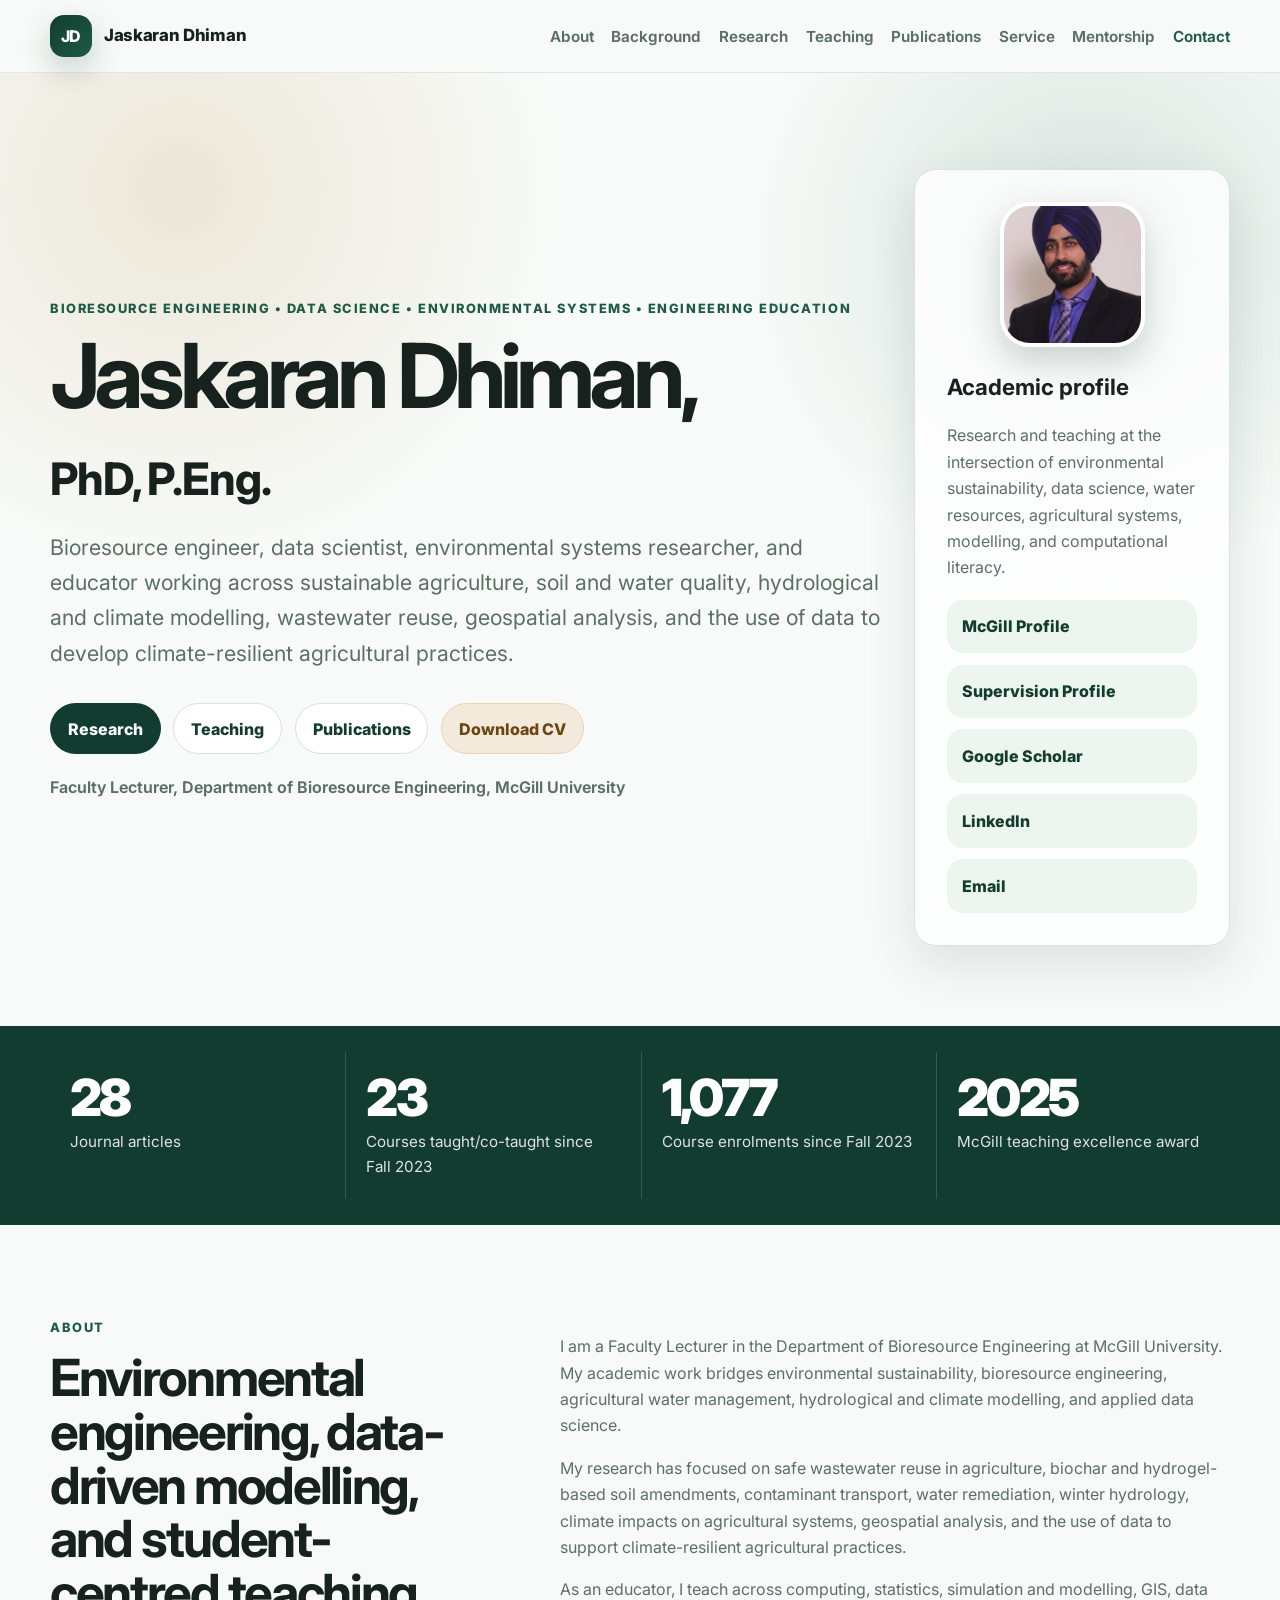
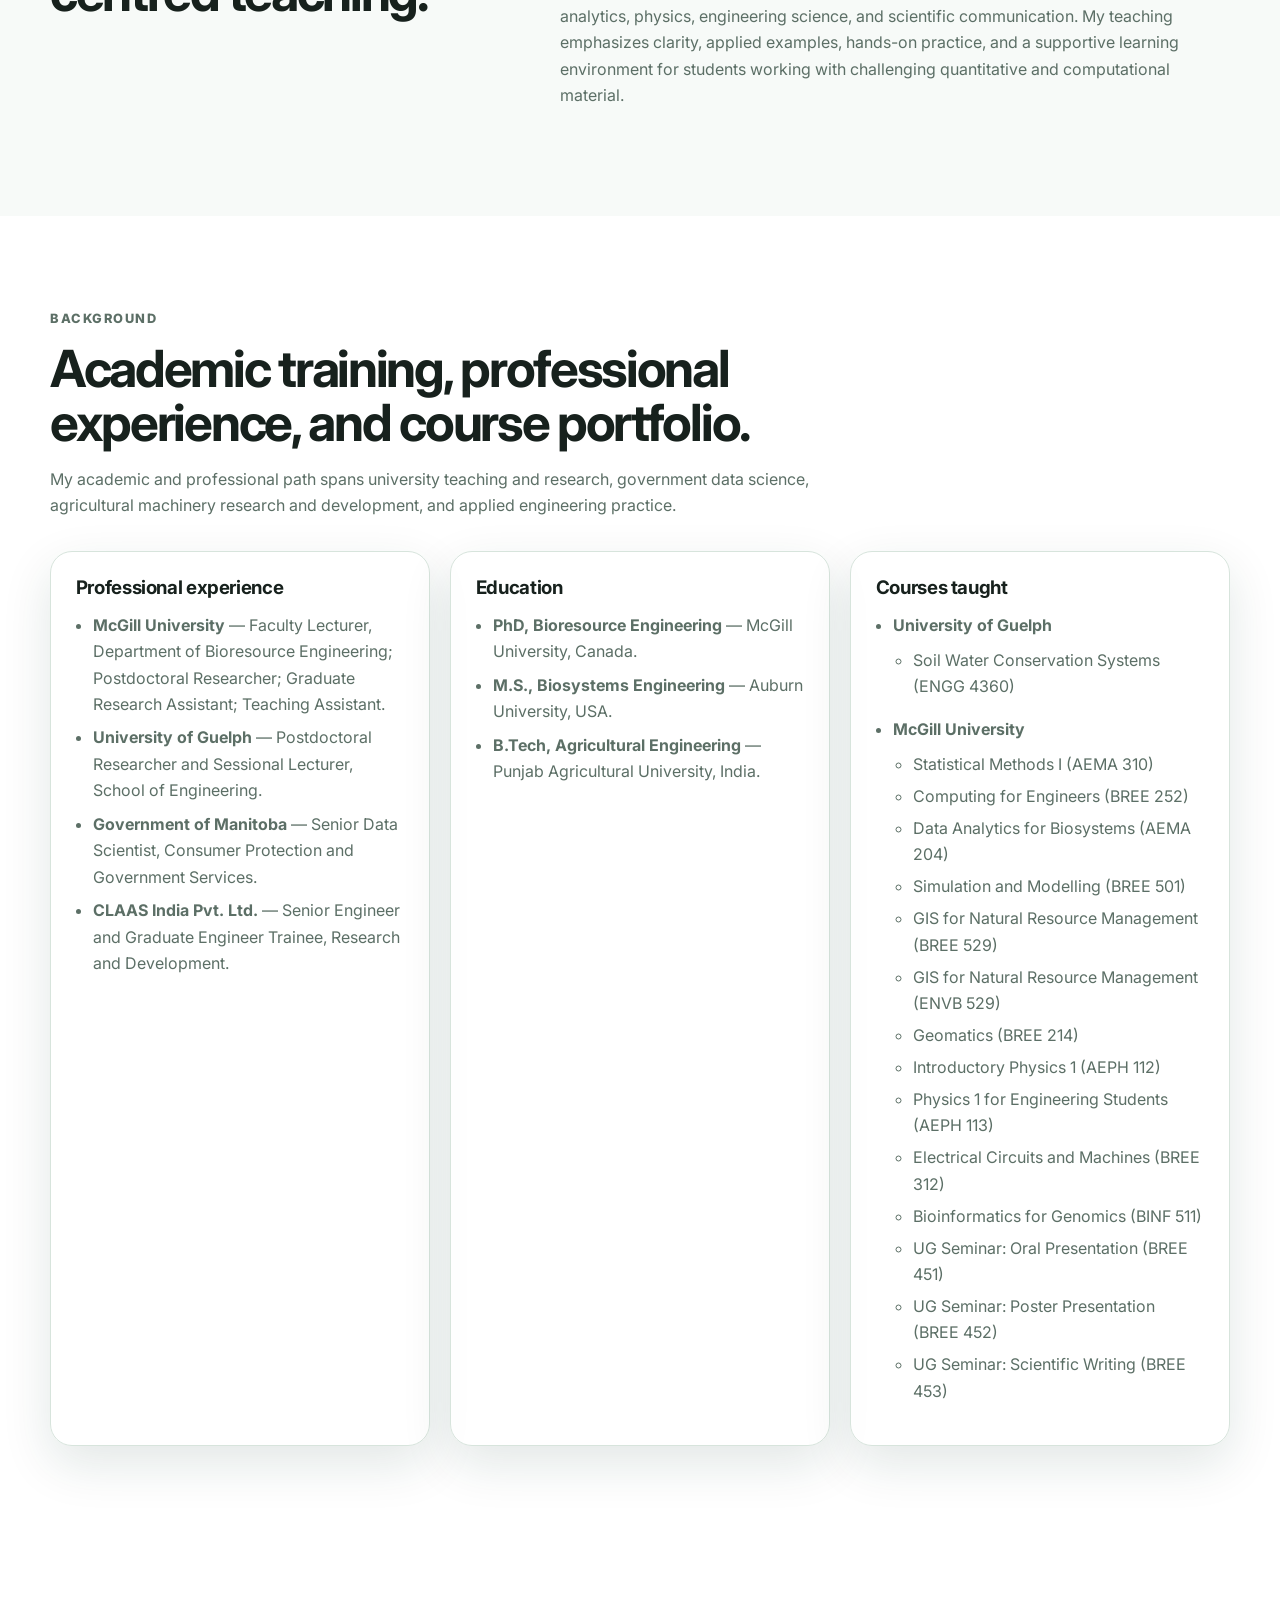
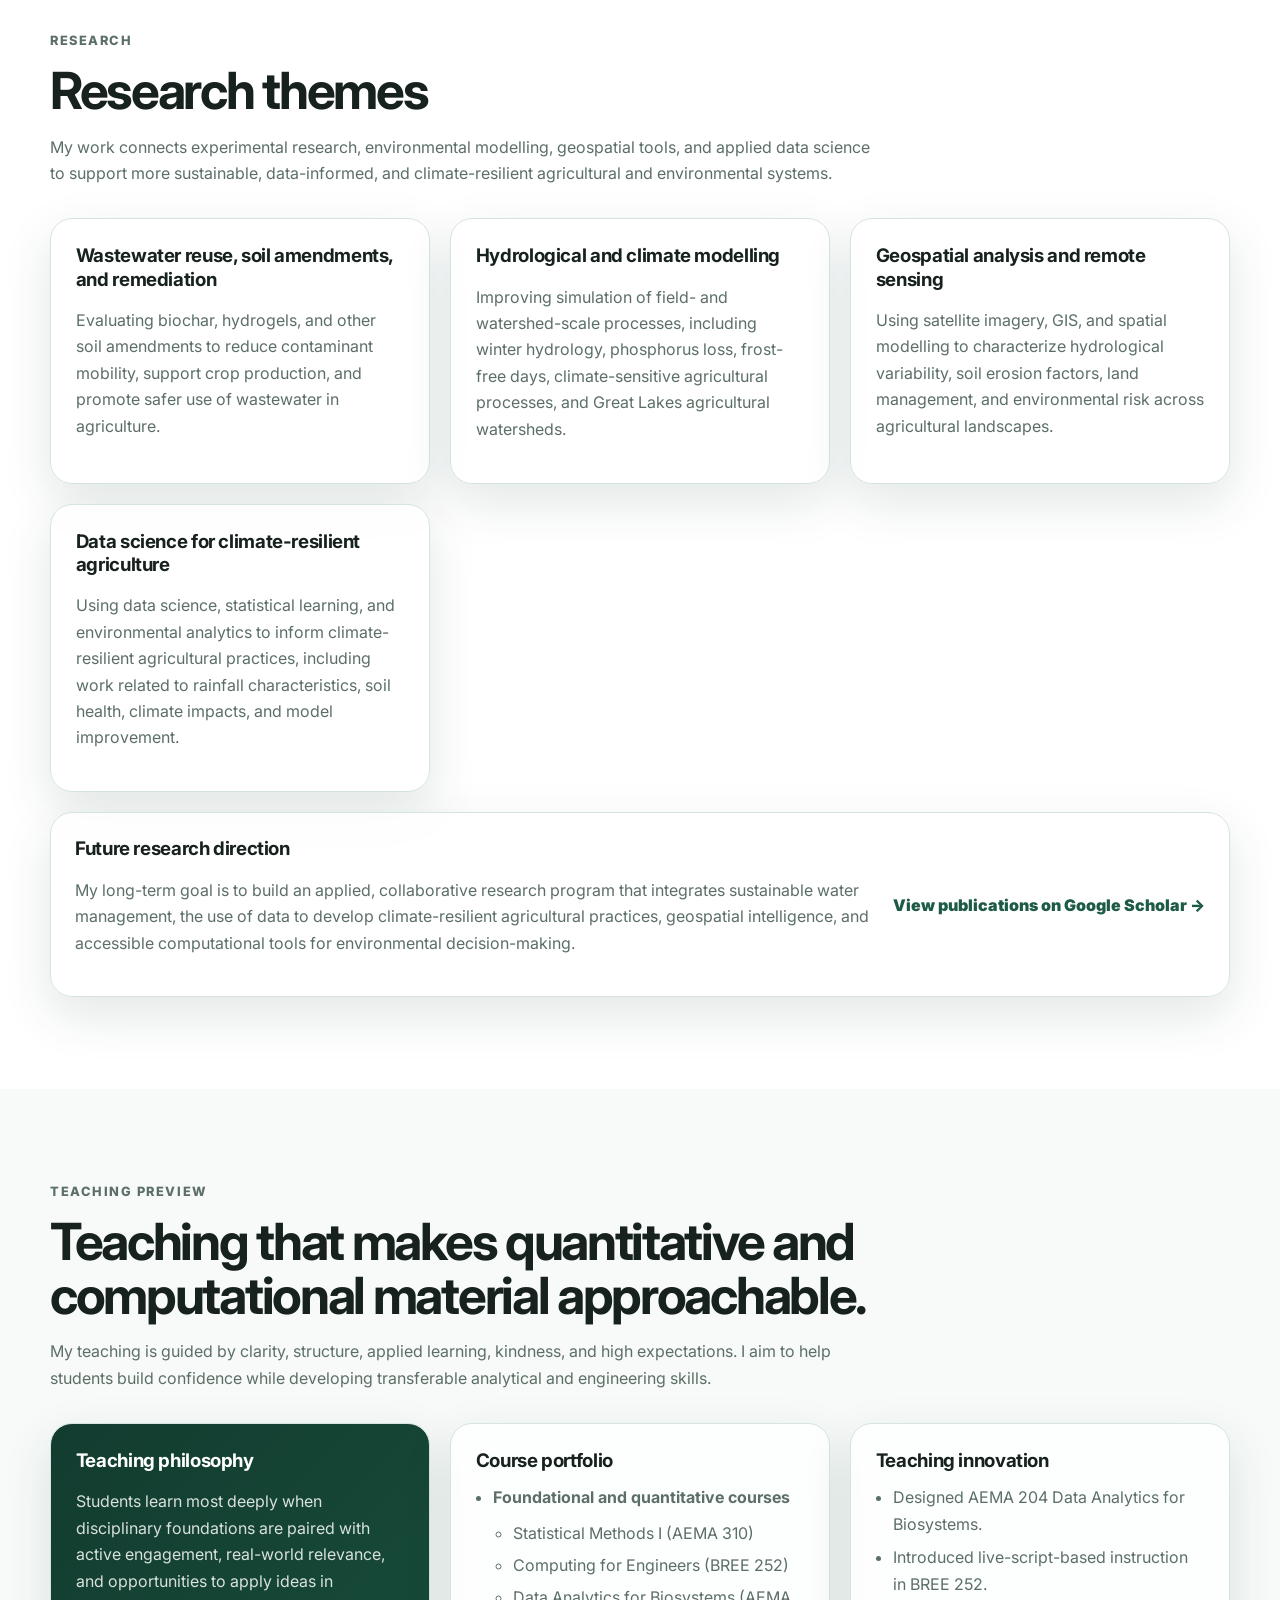
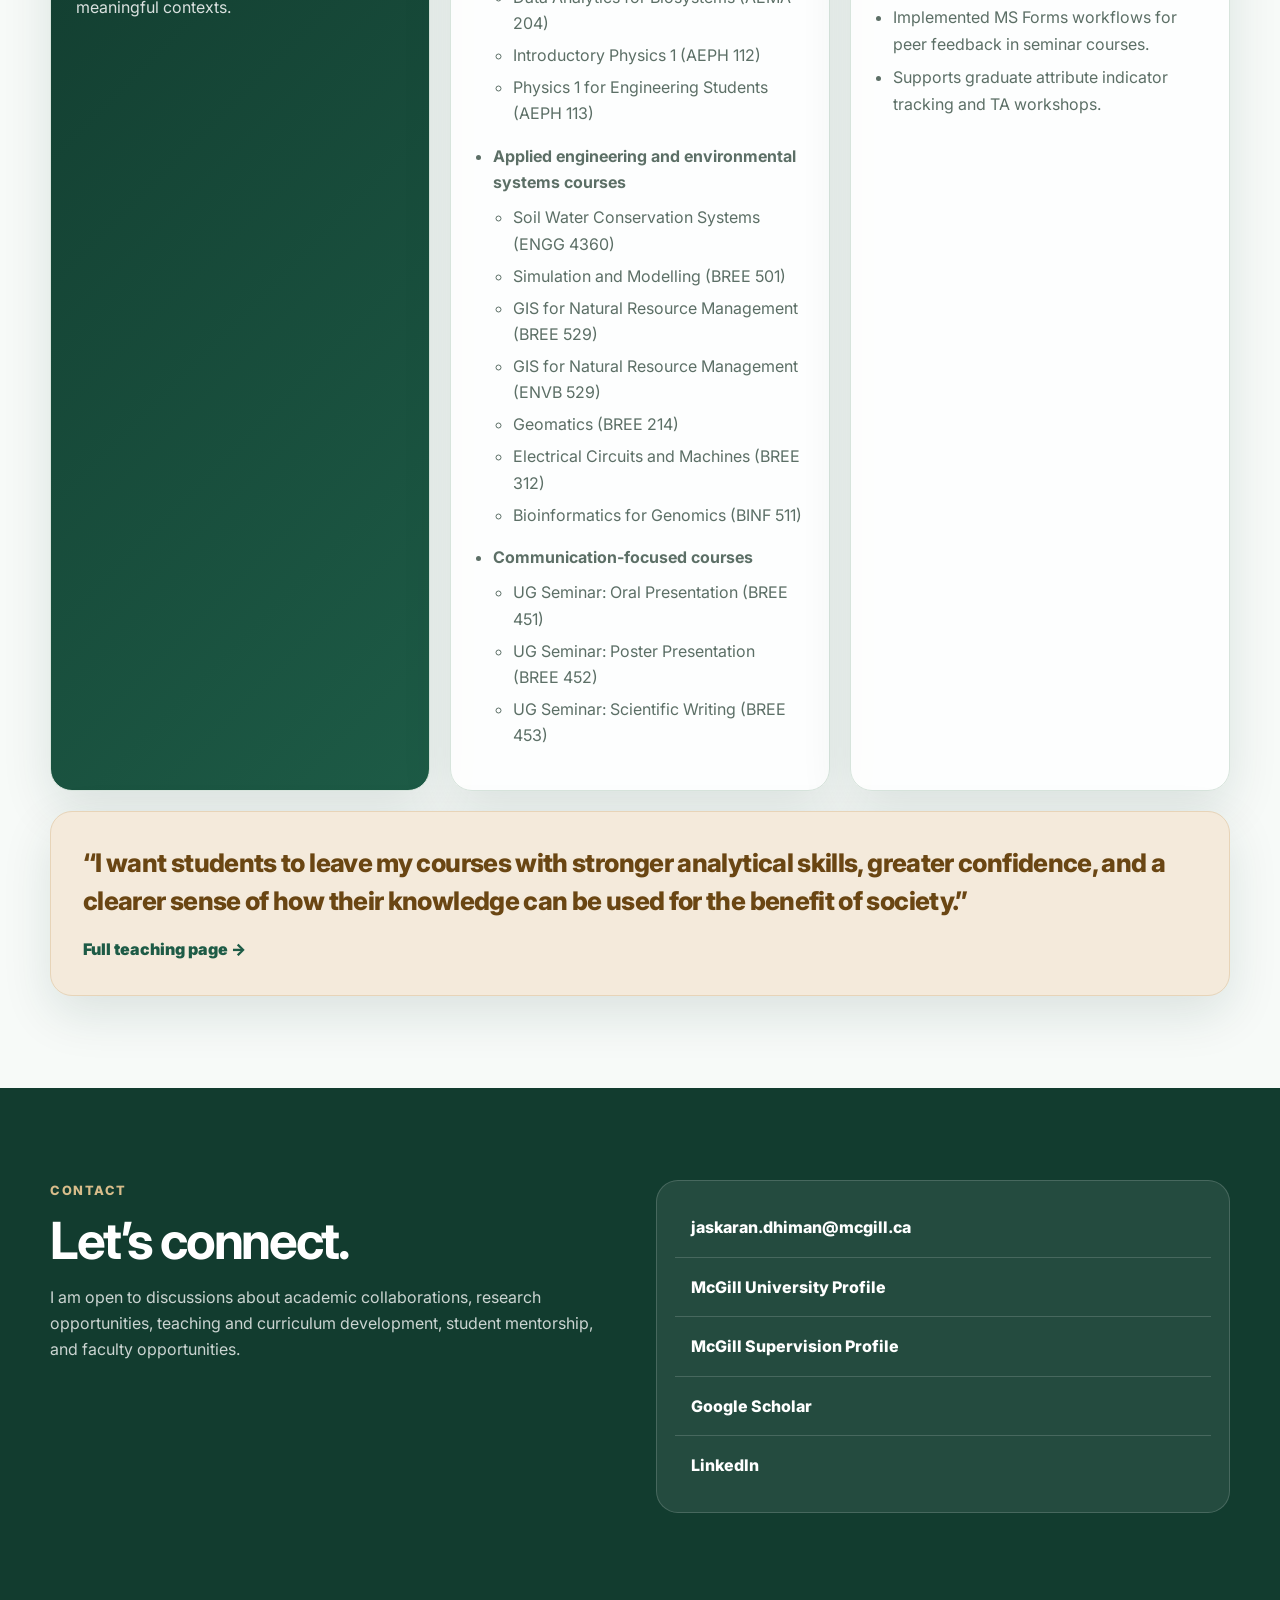
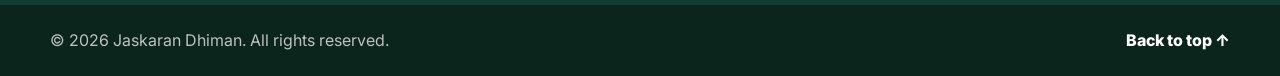
<file: index.html>
<!DOCTYPE html>
<html lang="en">
<head>
  <meta charset="UTF-8" />
  <meta name="viewport" content="width=device-width, initial-scale=1.0" />
  <meta name="description" content="Jaskaran Dhiman, PhD, P.Eng. — Bioresource engineer, data scientist, environmental systems researcher, and engineering educator at McGill University." />
  <meta name="author" content="Jaskaran Dhiman" />
  <title>Jaskaran Dhiman, PhD, P.Eng. | Bioresource Engineering</title>
  <link rel="preconnect" href="https://fonts.googleapis.com" />
  <link rel="preconnect" href="https://fonts.gstatic.com" crossorigin />
  <link href="https://fonts.googleapis.com/css2?family=Inter:wght@400;500;600;700;800&display=swap" rel="stylesheet" />
  <link rel="stylesheet" href="style.css" />
</head>
<body>
  <a class="skip-link" href="#main">Skip to main content</a>

  <header class="site-header" id="top">
    <nav class="nav" aria-label="Main navigation">
      <a class="brand" href="#top" aria-label="Jaskaran Dhiman homepage">
        <span class="brand-mark">JD</span>
        <span class="brand-text">Jaskaran Dhiman</span>
      </a>

      <button class="nav-toggle" type="button" aria-label="Toggle navigation" aria-expanded="false">
        <span></span>
        <span></span>
        <span></span>
      </button>

      <ul class="nav-links">
        <li><a href="#about">About</a></li>
        <li><a href="#background">Background</a></li>
        <li><a href="#research">Research</a></li>
        <li><a href="teaching.html">Teaching</a></li>
        <li><a href="publications.html">Publications</a></li>
        <li><a href="professional-service.html">Service</a></li>
        <li><a href="mentorship.html">Mentorship</a></li>
        <li><a href="#contact">Contact</a></li>
      </ul>
    </nav>
  </header>

  <main id="main">
    <section class="hero section">
      <div class="container hero-grid">
        <div class="hero-copy">
          <p class="eyebrow">Bioresource Engineering • Data Science • Environmental Systems • Engineering Education</p>
          <h1>Jaskaran Dhiman, <span class="credential">PhD, P.Eng.</span></h1>
          <p class="hero-subtitle">
            Bioresource engineer, data scientist, environmental systems researcher, and educator working across sustainable agriculture,
            soil and water quality, hydrological and climate modelling, wastewater reuse, geospatial analysis, and the use of data
            to develop climate-resilient agricultural practices.
          </p>

          <div class="hero-actions" aria-label="Primary links">
            <a class="btn btn-primary" href="#research">Research</a>
            <a class="btn btn-secondary" href="teaching.html">Teaching</a>
            <a class="btn btn-secondary" href="publications.html">Publications</a>
            <a class="btn btn-light" href="assets/Jaskaran_Dhiman_CV.pdf" target="_blank" rel="noopener">Download CV</a>
          </div>

          <p class="micro-note">
            Faculty Lecturer, Department of Bioresource Engineering, McGill University
          </p>
        </div>

        <aside class="hero-card" aria-label="Profile highlights">
          <div class="profile-photo-wrap">
            <img class="profile-photo" src="assets/profile.png" alt="Photo of Jaskaran Dhiman">
          </div>
          <h2>Academic profile</h2>
          <p>
            Research and teaching at the intersection of environmental sustainability, data science, water resources,
            agricultural systems, modelling, and computational literacy.
          </p>
          <div class="quick-links">
            <a href="https://www.mcgill.ca/bioeng/dhiman-jaskaran" target="_blank" rel="noopener">McGill Profile</a>
            <a href="https://www.mcgill.ca/gradsupervision/jaskaran-dhiman" target="_blank" rel="noopener">Supervision Profile</a>
            <a href="https://scholar.google.ca/citations?user=CSQb-n0AAAAJ&hl=en" target="_blank" rel="noopener">Google Scholar</a>
            <a href="https://www.linkedin.com/in/jdhiman" target="_blank" rel="noopener">LinkedIn</a>
            <a href="mailto:jaskaran.dhiman@mcgill.ca">Email</a>
          </div>
        </aside>
      </div>
    </section>

    <section class="stats-strip" aria-label="Academic highlights">
      <div class="container stats-grid">
        <div class="stat">
          <span class="stat-number">28</span>
          <span class="stat-label">Journal articles</span>
        </div>
        <div class="stat">
          <span class="stat-number">23</span>
          <span class="stat-label">Courses taught/co-taught since Fall 2023</span>
        </div>
        <div class="stat">
          <span class="stat-number">1,077</span>
          <span class="stat-label">Course enrolments since Fall 2023</span>
        </div>
        <div class="stat">
          <span class="stat-number">2025</span>
          <span class="stat-label">McGill teaching excellence award</span>
        </div>
      </div>
    </section>

    <section id="about" class="section about">
      <div class="container two-column">
        <div>
          <p class="eyebrow">About</p>
          <h2>Environmental engineering, data-driven modelling, and student-centred teaching.</h2>
        </div>
        <div class="text-block">
          <p>
            I am a Faculty Lecturer in the Department of Bioresource Engineering at McGill University.
            My academic work bridges environmental sustainability, bioresource engineering, agricultural water
            management, hydrological and climate modelling, and applied data science.
          </p>
          <p>
            My research has focused on safe wastewater reuse in agriculture, biochar and hydrogel-based soil amendments,
            contaminant transport, water remediation, winter hydrology, climate impacts on agricultural systems,
            geospatial analysis, and the use of data to support climate-resilient agricultural practices.
          </p>
          <p>
            As an educator, I teach across computing, statistics, simulation and modelling, GIS, data analytics,
            physics, engineering science, and scientific communication. My teaching emphasizes clarity, applied examples,
            hands-on practice, and a supportive learning environment for students working with challenging quantitative
            and computational material.
          </p>
        </div>
      </div>
    </section>


    <section id="background" class="section background">
      <div class="container">
        <div class="section-heading">
          <p class="eyebrow">Background</p>
          <h2>Academic training, professional experience, and course portfolio.</h2>
          <p>
            My academic and professional path spans university teaching and research, government data science,
            agricultural machinery research and development, and applied engineering practice.
          </p>
        </div>

        <div class="card-grid">
          <article class="card">
            <h3>Professional experience</h3>
            <ul class="clean-list">
              <li><strong>McGill University</strong> — Faculty Lecturer, Department of Bioresource Engineering; Postdoctoral Researcher; Graduate Research Assistant; Teaching Assistant.</li>
              <li><strong>University of Guelph</strong> — Postdoctoral Researcher and Sessional Lecturer, School of Engineering.</li>
              <li><strong>Government of Manitoba</strong> — Senior Data Scientist, Consumer Protection and Government Services.</li>
              <li><strong>CLAAS India Pvt. Ltd.</strong> — Senior Engineer and Graduate Engineer Trainee, Research and Development.</li>
            </ul>
          </article>

          <article class="card">
            <h3>Education</h3>
            <ul class="clean-list">
              <li><strong>PhD, Bioresource Engineering</strong> — McGill University, Canada.</li>
              <li><strong>M.S., Biosystems Engineering</strong> — Auburn University, USA.</li>
              <li><strong>B.Tech, Agricultural Engineering</strong> — Punjab Agricultural University, India.</li>
            </ul>
          </article>

          <article class="card courses-card">
            <h3>Courses taught</h3>
            <ul class="clean-list nested-list">
              <li>
                <strong>University of Guelph</strong>
                <ul class="sub-list">
                  <li>Soil Water Conservation Systems (ENGG 4360)</li>
                </ul>
              </li>
              <li>
                <strong>McGill University</strong>
                <ul class="sub-list">
                  <li>Statistical Methods I (AEMA 310)</li>
                  <li>Computing for Engineers (BREE 252)</li>
                  <li>Data Analytics for Biosystems (AEMA 204)</li>
                  <li>Simulation and Modelling (BREE 501)</li>
                  <li>GIS for Natural Resource Management (BREE 529)</li>
                  <li>GIS for Natural Resource Management (ENVB 529)</li>
                  <li>Geomatics (BREE 214)</li>
                  <li>Introductory Physics 1 (AEPH 112)</li>
                  <li>Physics 1 for Engineering Students (AEPH 113)</li>
                  <li>Electrical Circuits and Machines (BREE 312)</li>
                  <li>Bioinformatics for Genomics (BINF 511)</li>
                  <li>UG Seminar: Oral Presentation (BREE 451)</li>
                  <li>UG Seminar: Poster Presentation (BREE 452)</li>
                  <li>UG Seminar: Scientific Writing (BREE 453)</li>
                </ul>
              </li>
            </ul>
          </article>
        </div>
      </div>
    </section>

    <section id="research" class="section research">
      <div class="container">
        <div class="section-heading">
          <p class="eyebrow">Research</p>
          <h2>Research themes</h2>
          <p>
            My work connects experimental research, environmental modelling, geospatial tools, and applied data science
            to support more sustainable, data-informed, and climate-resilient agricultural and environmental systems.
          </p>
        </div>

        <div class="card-grid">
          <article class="card">
            <h3>Wastewater reuse, soil amendments, and remediation</h3>
            <p>
              Evaluating biochar, hydrogels, and other soil amendments to reduce contaminant mobility, support crop
              production, and promote safer use of wastewater in agriculture.
            </p>
          </article>

          <article class="card">
            <h3>Hydrological and climate modelling</h3>
            <p>
              Improving simulation of field- and watershed-scale processes, including winter hydrology, phosphorus loss,
              frost-free days, climate-sensitive agricultural processes, and Great Lakes agricultural watersheds.
            </p>
          </article>

          <article class="card">
            <h3>Geospatial analysis and remote sensing</h3>
            <p>
              Using satellite imagery, GIS, and spatial modelling to characterize hydrological variability, soil erosion
              factors, land management, and environmental risk across agricultural landscapes.
            </p>
          </article>

          <article class="card">
            <h3>Data science for climate-resilient agriculture</h3>
            <p>
              Using data science, statistical learning, and environmental analytics to inform climate-resilient agricultural
              practices, including work related to rainfall characteristics, soil health, climate impacts, and model improvement.
            </p>
          </article>
        </div>

        <div class="feature-panel">
          <div>
            <h3>Future research direction</h3>
            <p>
              My long-term goal is to build an applied, collaborative research program that integrates sustainable water
              management, the use of data to develop climate-resilient agricultural practices, geospatial intelligence,
              and accessible computational tools for environmental decision-making.
            </p>
          </div>
          <a class="inline-link" href="https://scholar.google.ca/citations?user=CSQb-n0AAAAJ&hl=en" target="_blank" rel="noopener">
            View publications on Google Scholar →
          </a>
        </div>
      </div>
    </section>

    <section id="teaching" class="section teaching">
      <div class="container">
        <div class="section-heading">
          <p class="eyebrow">Teaching preview</p>
          <h2>Teaching that makes quantitative and computational material approachable.</h2>
          <p>
            My teaching is guided by clarity, structure, applied learning, kindness, and high expectations.
            I aim to help students build confidence while developing transferable analytical and engineering skills.
          </p>
        </div>

        <div class="teaching-grid">
          <article class="teaching-card emphasis-card">
            <h3>Teaching philosophy</h3>
            <p>
              Students learn most deeply when disciplinary foundations are paired with active engagement,
              real-world relevance, and opportunities to apply ideas in meaningful contexts.
            </p>
          </article>

          <article class="teaching-card">
            <h3>Course portfolio</h3>
            <ul class="clean-list nested-list">
              <li>
                <strong>Foundational and quantitative courses</strong>
                <ul class="sub-list">
                  <li>Statistical Methods I (AEMA 310)</li>
                  <li>Computing for Engineers (BREE 252)</li>
                  <li>Data Analytics for Biosystems (AEMA 204)</li>
                  <li>Introductory Physics 1 (AEPH 112)</li>
                  <li>Physics 1 for Engineering Students (AEPH 113)</li>
                </ul>
              </li>
              <li>
                <strong>Applied engineering and environmental systems courses</strong>
                <ul class="sub-list">
                  <li>Soil Water Conservation Systems (ENGG 4360)</li>
                  <li>Simulation and Modelling (BREE 501)</li>
                  <li>GIS for Natural Resource Management (BREE 529)</li>
                  <li>GIS for Natural Resource Management (ENVB 529)</li>
                  <li>Geomatics (BREE 214)</li>
                  <li>Electrical Circuits and Machines (BREE 312)</li>
                  <li>Bioinformatics for Genomics (BINF 511)</li>
                </ul>
              </li>
              <li>
                <strong>Communication-focused courses</strong>
                <ul class="sub-list">
                  <li>UG Seminar: Oral Presentation (BREE 451)</li>
                  <li>UG Seminar: Poster Presentation (BREE 452)</li>
                  <li>UG Seminar: Scientific Writing (BREE 453)</li>
                </ul>
              </li>
            </ul>
          </article>

          <article class="teaching-card">
            <h3>Teaching innovation</h3>
            <ul class="clean-list">
              <li>Designed AEMA 204 Data Analytics for Biosystems.</li>
              <li>Introduced live-script-based instruction in BREE 252.</li>
              <li>Implemented MS Forms workflows for peer feedback in seminar courses.</li>
              <li>Supports graduate attribute indicator tracking and TA workshops.</li>
            </ul>
          </article>
        </div>

        <div class="quote-panel">
          <blockquote>
            “I want students to leave my courses with stronger analytical skills, greater confidence, and a clearer
            sense of how their knowledge can be used for the benefit of society.”
          </blockquote>
          <div class="quote-action">
            <a class="inline-link" href="teaching.html">Full teaching page →</a>
          </div>
        </div>
      </div>
    </section>
<section id="contact" class="section contact">
      <div class="container contact-grid">
        <div>
          <p class="eyebrow">Contact</p>
          <h2>Let’s connect.</h2>
          <p>
            I am open to discussions about academic collaborations, research opportunities, teaching and curriculum
            development, student mentorship, and faculty opportunities.
          </p>
        </div>

        <div class="contact-card">
          <a href="mailto:jaskaran.dhiman@mcgill.ca">jaskaran.dhiman@mcgill.ca</a>
          <a href="https://www.mcgill.ca/bioeng/dhiman-jaskaran" target="_blank" rel="noopener">McGill University Profile</a>
          <a href="https://www.mcgill.ca/gradsupervision/jaskaran-dhiman" target="_blank" rel="noopener">McGill Supervision Profile</a>
          <a href="https://scholar.google.ca/citations?user=CSQb-n0AAAAJ&hl=en" target="_blank" rel="noopener">Google Scholar</a>
          <a href="https://www.linkedin.com/in/jdhiman" target="_blank" rel="noopener">LinkedIn</a>
        </div>
      </div>
    </section>
  </main>

  <footer class="site-footer">
    <div class="container footer-grid">
      <p>© <span id="year"></span> Jaskaran Dhiman. All rights reserved.</p>
      <a href="#top">Back to top ↑</a>
    </div>
  </footer>

  <script src="script.js"></script>
</body>
</html>
</file>
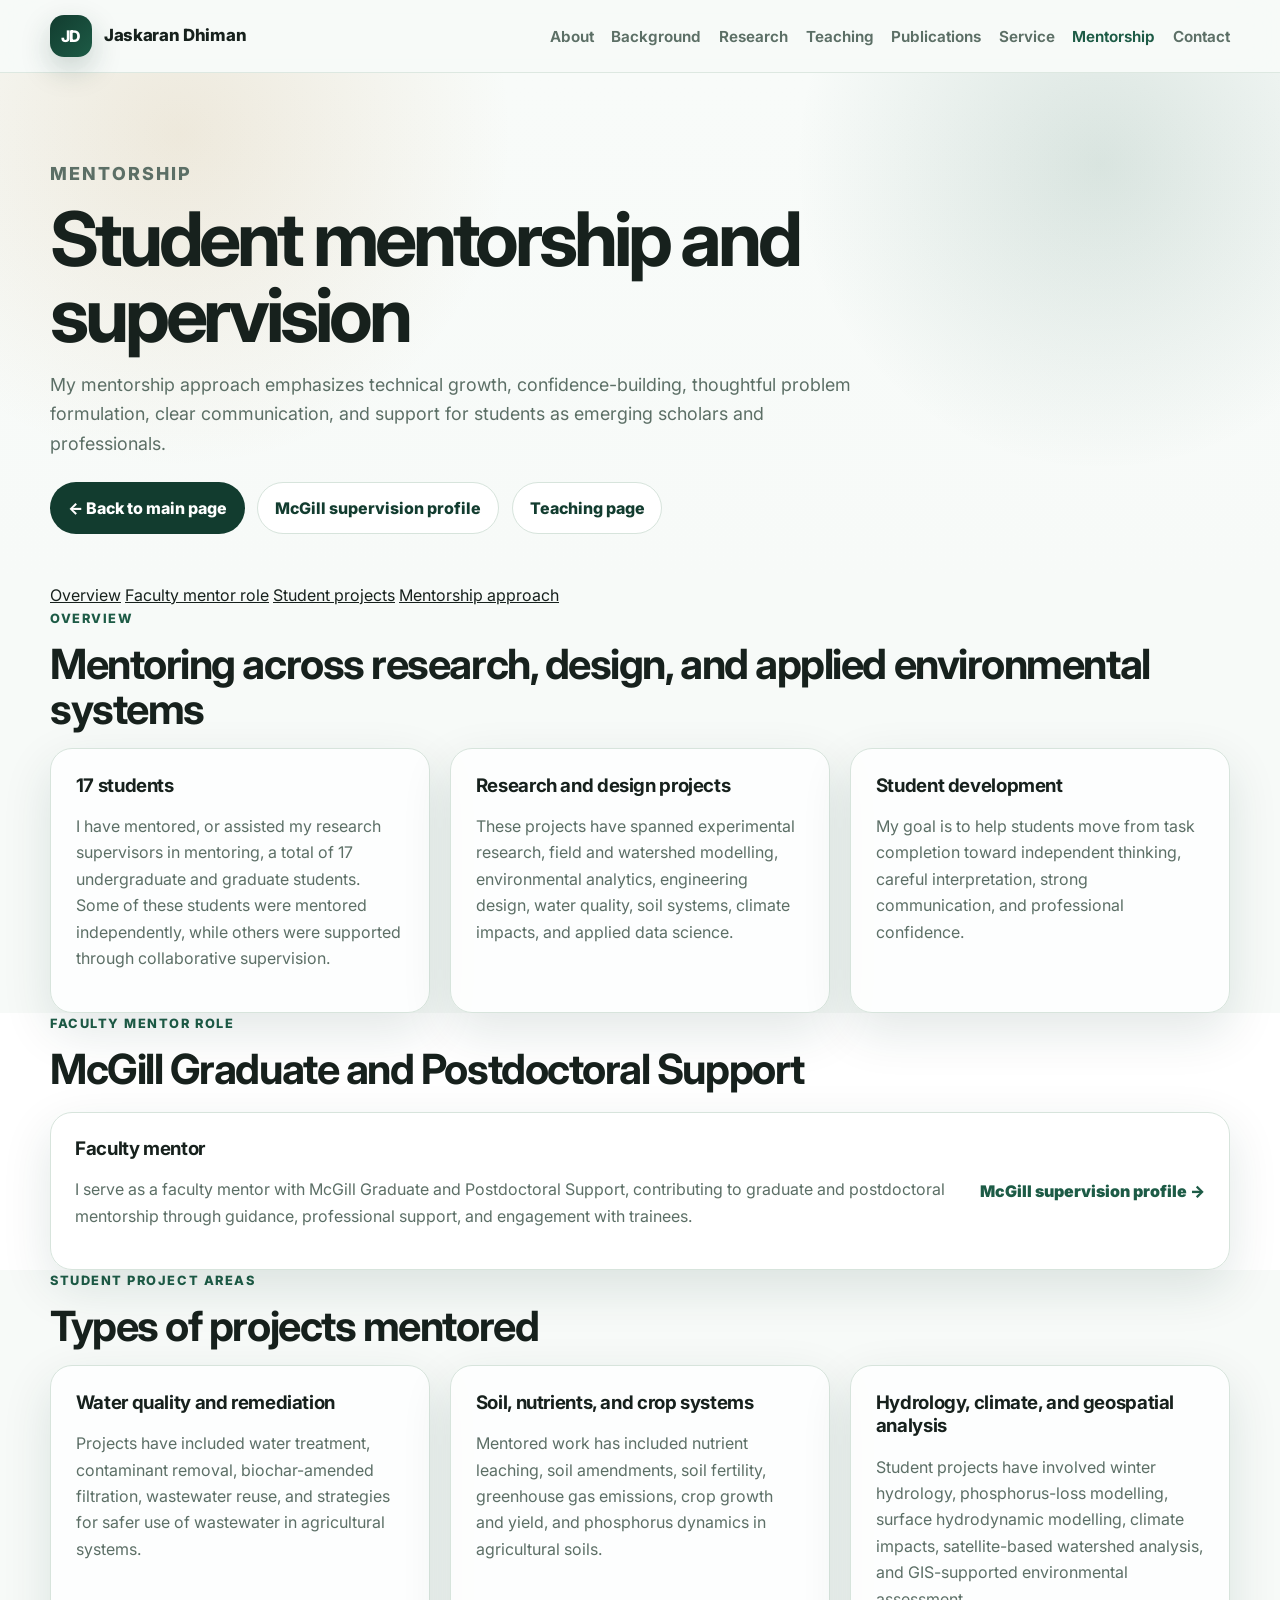
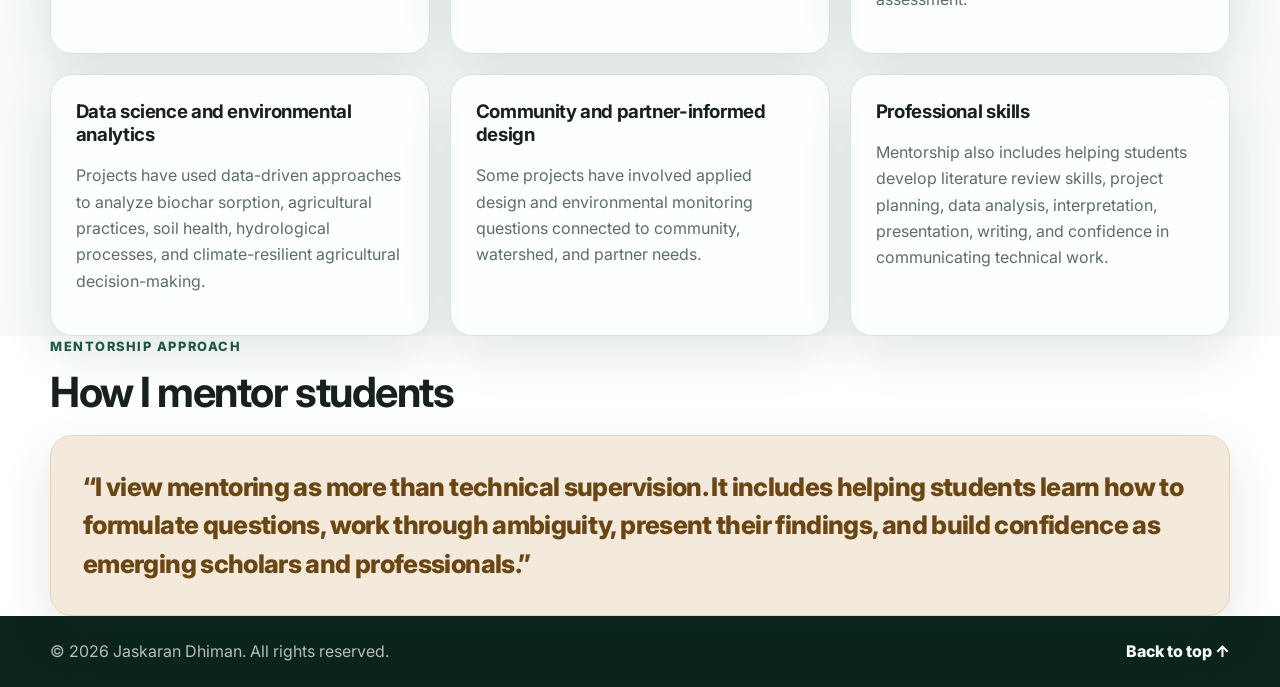
<file: mentorship.html>
<!DOCTYPE html>
<html lang="en">
<head>
  <meta charset="UTF-8" />
  <meta name="viewport" content="width=device-width, initial-scale=1.0" />
  <meta name="description" content="Mentorship and student supervision profile for Jaskaran Dhiman, PhD, P.Eng." />
  <meta name="author" content="Jaskaran Dhiman" />
  <title>Mentorship | Jaskaran Dhiman, PhD, P.Eng.</title>
  <link rel="preconnect" href="https://fonts.googleapis.com" />
  <link rel="preconnect" href="https://fonts.gstatic.com" crossorigin />
  <link href="https://fonts.googleapis.com/css2?family=Inter:wght@400;500;600;700;800&display=swap" rel="stylesheet" />
  <link rel="stylesheet" href="style.css" />
</head>
<body class="mentorship-page">
  <a class="skip-link" href="#main">Skip to main content</a>

  <header class="site-header" id="top">
    <nav class="nav" aria-label="Main navigation">
      <a class="brand" href="index.html" aria-label="Jaskaran Dhiman homepage">
        <span class="brand-mark">JD</span>
        <span class="brand-text">Jaskaran Dhiman</span>
      </a>

      <button class="nav-toggle" type="button" aria-label="Toggle navigation" aria-expanded="false">
        <span></span>
        <span></span>
        <span></span>
      </button>

      <ul class="nav-links">
        <li><a href="index.html#about">About</a></li>
        <li><a href="index.html#background">Background</a></li>
        <li><a href="index.html#research">Research</a></li>
        <li><a href="teaching.html">Teaching</a></li>
        <li><a href="publications.html">Publications</a></li>
        <li><a href="professional-service.html">Service</a></li>
        <li><a class="active" href="mentorship.html">Mentorship</a></li>
        <li><a href="index.html#contact">Contact</a></li>
      </ul>
    </nav>
  </header>

  <main id="main">
    <section class="page-hero">
      <div class="container">
        <p class="eyebrow">Mentorship</p>
        <h1>Student mentorship and supervision</h1>
        <p>
          My mentorship approach emphasizes technical growth, confidence-building, thoughtful problem formulation,
          clear communication, and support for students as emerging scholars and professionals.
        </p>
        <div class="page-actions">
          <a class="btn btn-primary" href="index.html">← Back to main page</a>
          <a class="btn btn-secondary" href="https://www.mcgill.ca/gradsupervision/jaskaran-dhiman" target="_blank" rel="noopener">McGill supervision profile</a>
          <a class="btn btn-secondary" href="teaching.html">Teaching page</a>
        </div>
      </div>
    </section>

    <nav class="subnav" aria-label="Mentorship page sections">
      <div class="container">
        <a href="#overview">Overview</a>
        <a href="#faculty-mentor">Faculty mentor role</a>
        <a href="#student-projects">Student projects</a>
        <a href="#approach">Mentorship approach</a>
      </div>
    </nav>

    <section id="overview" class="publication-section">
      <div class="container">
        <p class="eyebrow">Overview</p>
        <h2>Mentoring across research, design, and applied environmental systems</h2>
        <div class="card-grid">
          <article class="card">
            <h3>17 students</h3>
            <p>
              I have mentored, or assisted my research supervisors in mentoring, a total of 17 undergraduate and graduate students.
              Some of these students were mentored independently, while others were supported through collaborative supervision.
            </p>
          </article>
          <article class="card">
            <h3>Research and design projects</h3>
            <p>
              These projects have spanned experimental research, field and watershed modelling, environmental analytics,
              engineering design, water quality, soil systems, climate impacts, and applied data science.
            </p>
          </article>
          <article class="card">
            <h3>Student development</h3>
            <p>
              My goal is to help students move from task completion toward independent thinking, careful interpretation,
              strong communication, and professional confidence.
            </p>
          </article>
        </div>
      </div>
    </section>

    <section id="faculty-mentor" class="publication-section">
      <div class="container">
        <p class="eyebrow">Faculty mentor role</p>
        <h2>McGill Graduate and Postdoctoral Support</h2>
        <div class="feature-panel">
          <div>
            <h3>Faculty mentor</h3>
            <p>
              I serve as a faculty mentor with McGill Graduate and Postdoctoral Support, contributing to graduate and
              postdoctoral mentorship through guidance, professional support, and engagement with trainees.
            </p>
          </div>
          <a class="inline-link" href="https://www.mcgill.ca/gradsupervision/jaskaran-dhiman" target="_blank" rel="noopener">
            McGill supervision profile →
          </a>
        </div>
      </div>
    </section>

    <section id="student-projects" class="publication-section">
      <div class="container">
        <p class="eyebrow">Student project areas</p>
        <h2>Types of projects mentored</h2>
        <div class="card-grid">
          <article class="card">
            <h3>Water quality and remediation</h3>
            <p>
              Projects have included water treatment, contaminant removal, biochar-amended filtration, wastewater reuse,
              and strategies for safer use of wastewater in agricultural systems.
            </p>
          </article>
          <article class="card">
            <h3>Soil, nutrients, and crop systems</h3>
            <p>
              Mentored work has included nutrient leaching, soil amendments, soil fertility, greenhouse gas emissions,
              crop growth and yield, and phosphorus dynamics in agricultural soils.
            </p>
          </article>
          <article class="card">
            <h3>Hydrology, climate, and geospatial analysis</h3>
            <p>
              Student projects have involved winter hydrology, phosphorus-loss modelling, surface hydrodynamic modelling,
              climate impacts, satellite-based watershed analysis, and GIS-supported environmental assessment.
            </p>
          </article>
          <article class="card">
            <h3>Data science and environmental analytics</h3>
            <p>
              Projects have used data-driven approaches to analyze biochar sorption, agricultural practices, soil health,
              hydrological processes, and climate-resilient agricultural decision-making.
            </p>
          </article>
          <article class="card">
            <h3>Community and partner-informed design</h3>
            <p>
              Some projects have involved applied design and environmental monitoring questions connected to community,
              watershed, and partner needs.
            </p>
          </article>
          <article class="card">
            <h3>Professional skills</h3>
            <p>
              Mentorship also includes helping students develop literature review skills, project planning, data analysis,
              interpretation, presentation, writing, and confidence in communicating technical work.
            </p>
          </article>
        </div>
      </div>
    </section>

    <section id="approach" class="publication-section">
      <div class="container">
        <p class="eyebrow">Mentorship approach</p>
        <h2>How I mentor students</h2>
        <div class="quote-panel">
          <blockquote>
            “I view mentoring as more than technical supervision. It includes helping students learn how to formulate
            questions, work through ambiguity, present their findings, and build confidence as emerging scholars and professionals.”
          </blockquote>
        </div>
      </div>
    </section>
  </main>

  <footer class="site-footer">
    <div class="container footer-grid">
      <p>© <span id="year"></span> Jaskaran Dhiman. All rights reserved.</p>
      <a href="#top">Back to top ↑</a>
    </div>
  </footer>

  <script src="script.js"></script>
</body>
</html>
</file>
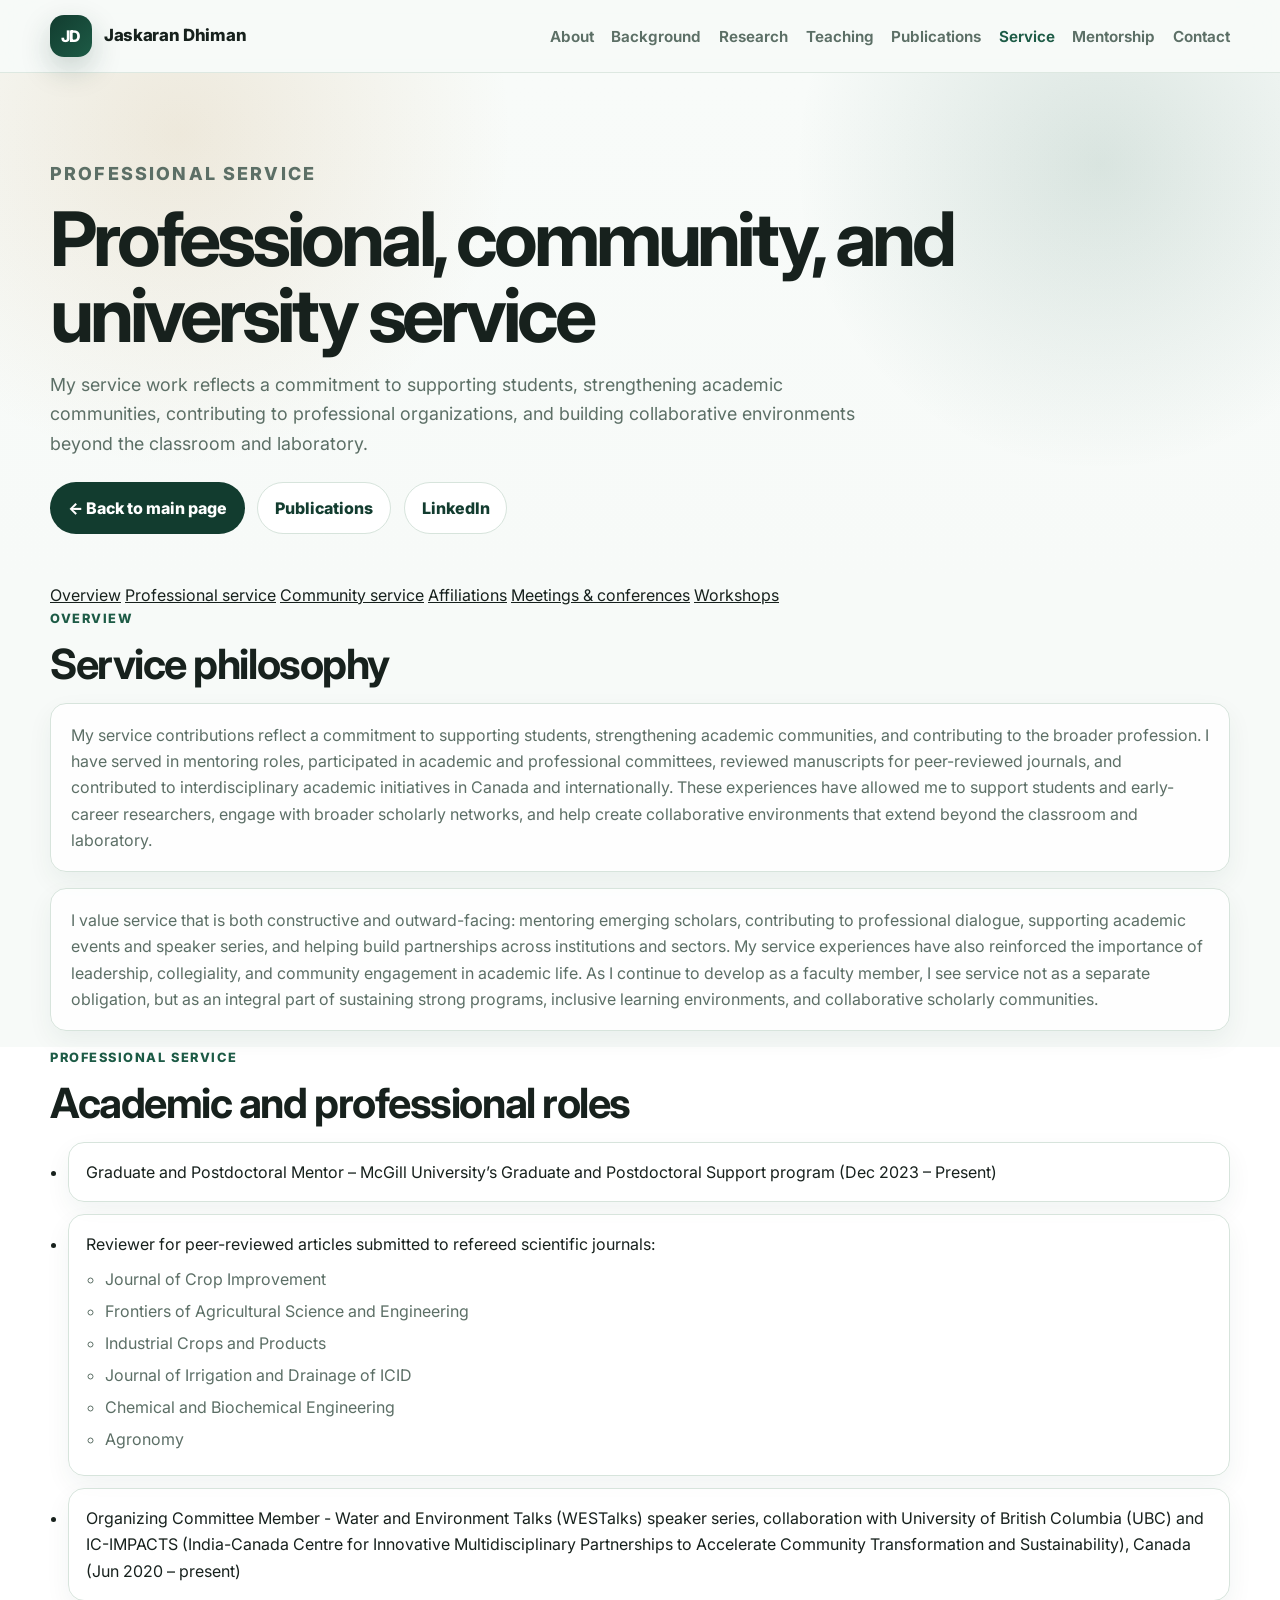
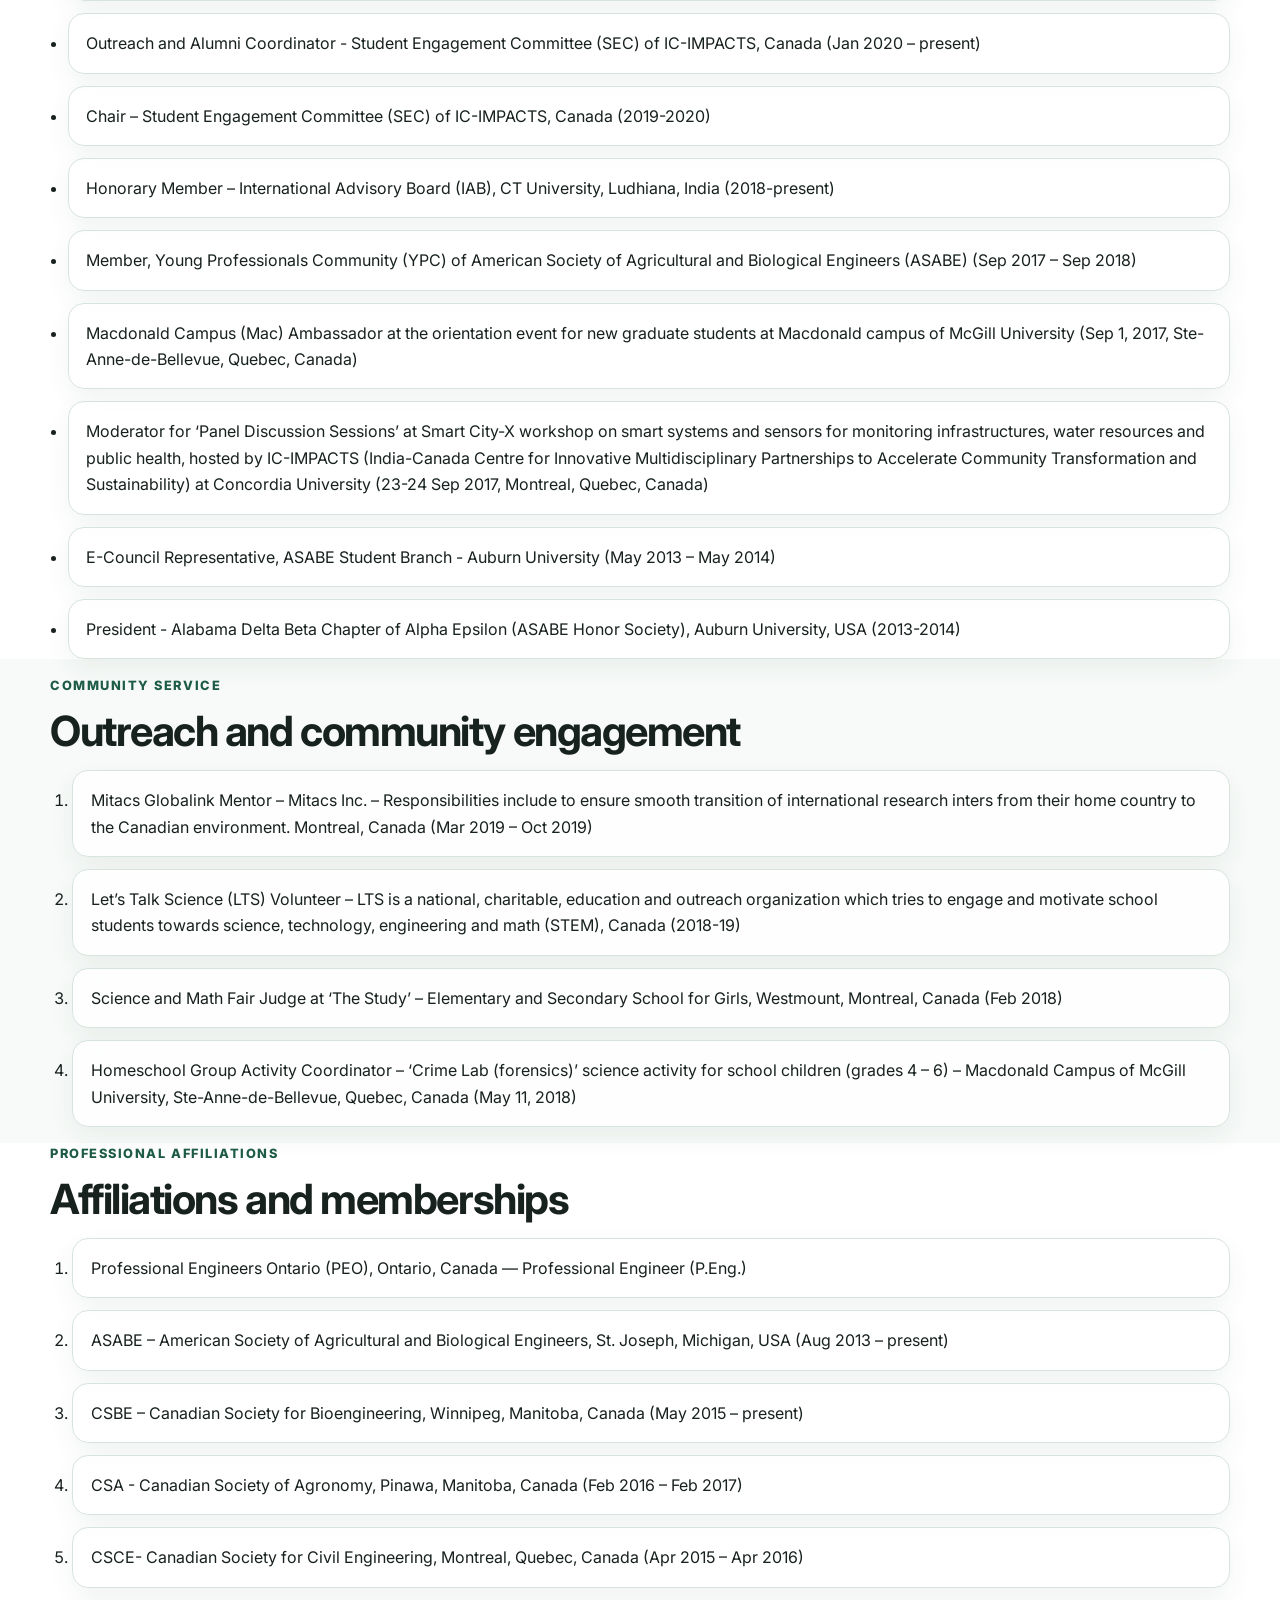
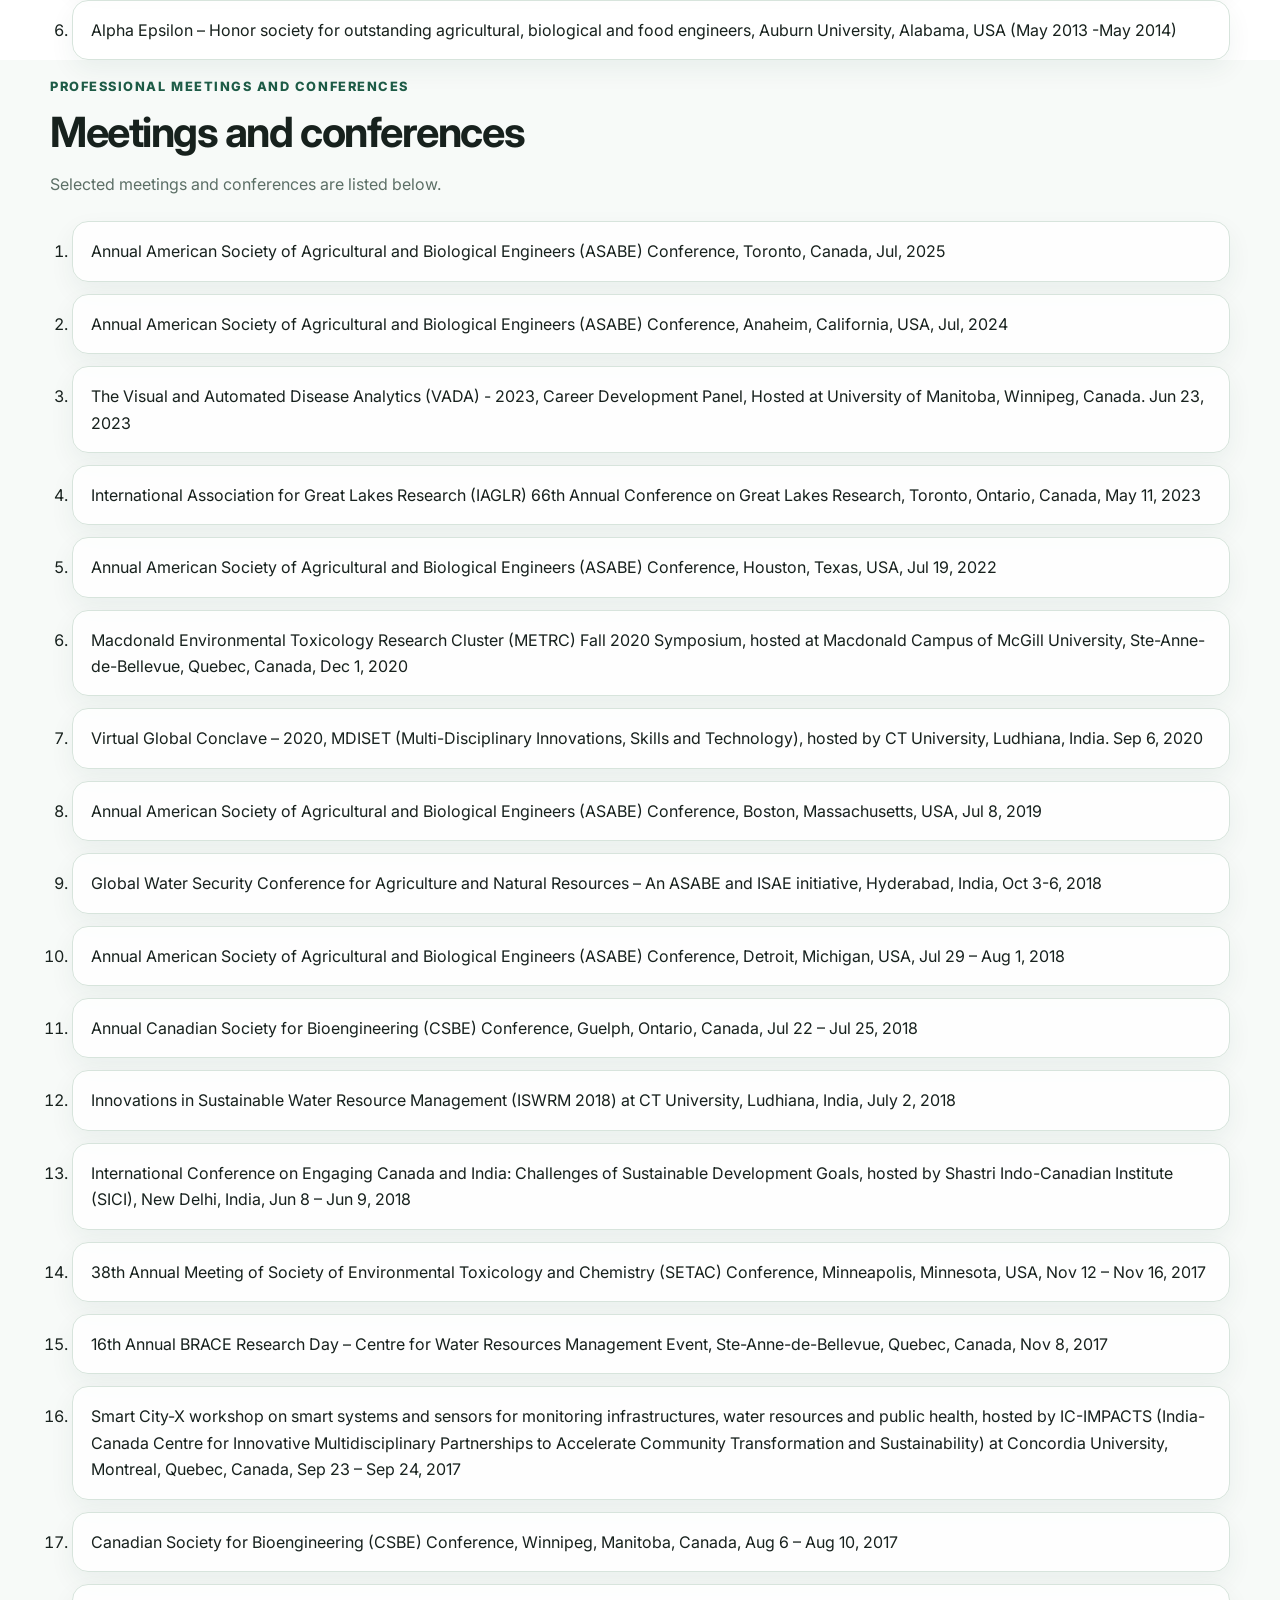
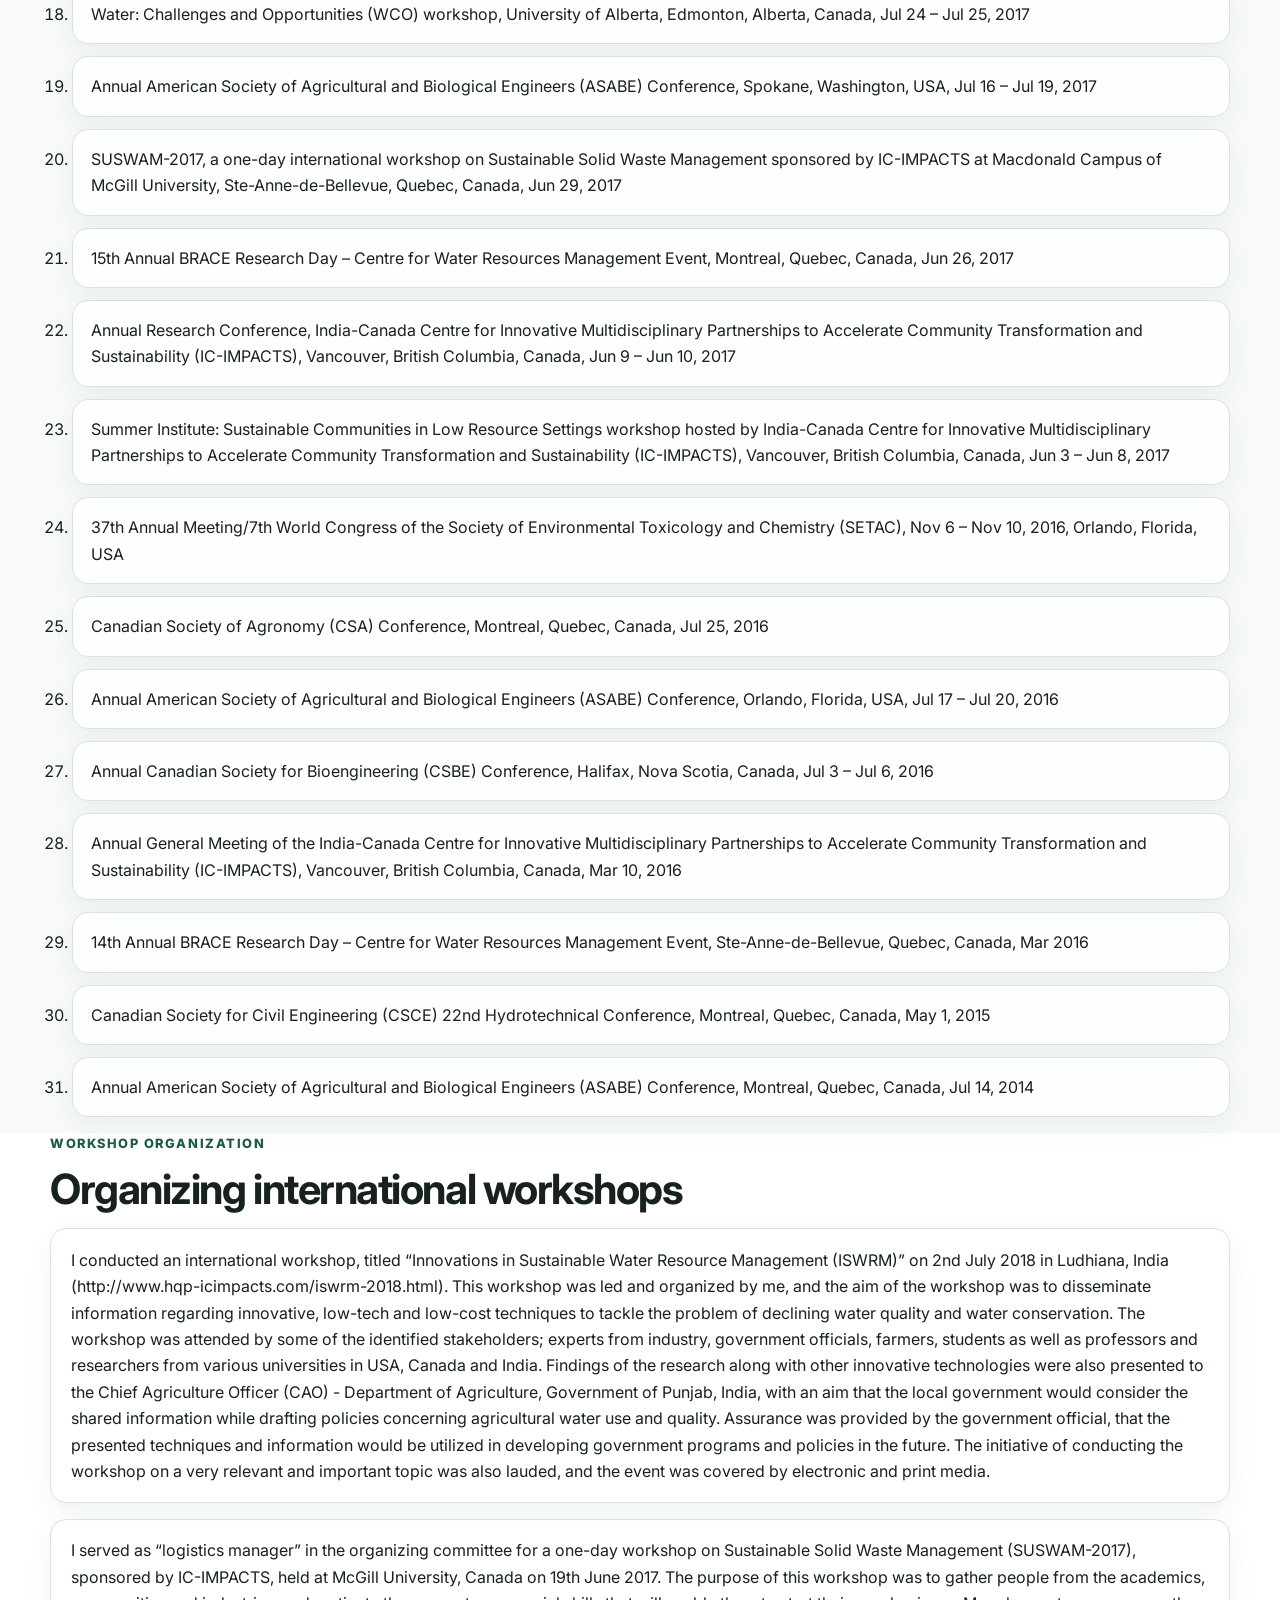
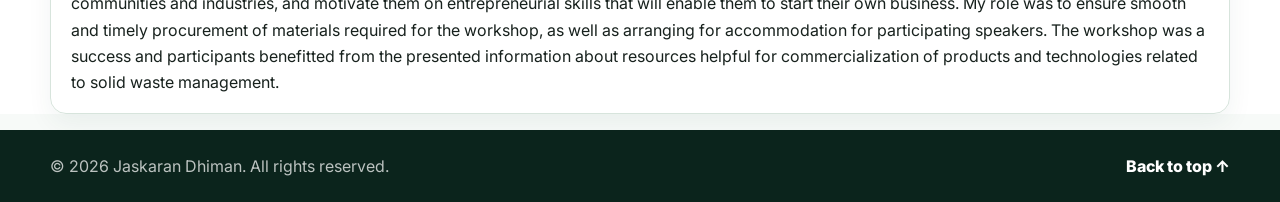
<file: professional-service.html>
<!DOCTYPE html>
<html lang="en">
<head>
  <meta charset="UTF-8" />
  <meta name="viewport" content="width=device-width, initial-scale=1.0" />
  <meta name="description" content="Professional, community, and university service by Jaskaran Dhiman, PhD, P.Eng." />
  <meta name="author" content="Jaskaran Dhiman" />
  <title>Professional Service | Jaskaran Dhiman, PhD, P.Eng.</title>
  <link rel="preconnect" href="https://fonts.googleapis.com" />
  <link rel="preconnect" href="https://fonts.gstatic.com" crossorigin />
  <link href="https://fonts.googleapis.com/css2?family=Inter:wght@400;500;600;700;800&display=swap" rel="stylesheet" />
  <link rel="stylesheet" href="style.css" />
</head>
<body class="professional-service-page">
  <a class="skip-link" href="#main">Skip to main content</a>

  <header class="site-header" id="top">
    <nav class="nav" aria-label="Main navigation">
      <a class="brand" href="index.html" aria-label="Jaskaran Dhiman homepage">
        <span class="brand-mark">JD</span>
        <span class="brand-text">Jaskaran Dhiman</span>
      </a>

      <button class="nav-toggle" type="button" aria-label="Toggle navigation" aria-expanded="false">
        <span></span>
        <span></span>
        <span></span>
      </button>

      <ul class="nav-links">
        <li><a href="index.html#about">About</a></li>
        <li><a href="index.html#background">Background</a></li>
        <li><a href="index.html#research">Research</a></li>
        <li><a href="teaching.html">Teaching</a></li>
        <li><a href="publications.html">Publications</a></li>
        <li><a class="active" href="professional-service.html">Service</a></li>
        <li><a href="mentorship.html">Mentorship</a></li>
        <li><a href="index.html#contact">Contact</a></li>
      </ul>
    </nav>
  </header>

  <main id="main">
    <section class="page-hero">
      <div class="container">
        <p class="eyebrow">Professional Service</p>
        <h1>Professional, community, and university service</h1>
        <p>
          My service work reflects a commitment to supporting students, strengthening academic communities,
          contributing to professional organizations, and building collaborative environments beyond the classroom
          and laboratory.
        </p>
        <div class="page-actions">
          <a class="btn btn-primary" href="index.html">← Back to main page</a>
          <a class="btn btn-secondary" href="publications.html">Publications</a>
          <a class="btn btn-secondary" href="https://www.linkedin.com/in/jdhiman" target="_blank" rel="noopener">LinkedIn</a>
        </div>
      </div>
    </section>

    <nav class="subnav" aria-label="Professional service page sections">
      <div class="container">
        <a href="#overview">Overview</a>
        <a href="#professional-service">Professional service</a>
        <a href="#community-service">Community service</a>
        <a href="#affiliations">Affiliations</a>
        <a href="#meetings">Meetings & conferences</a>
        <a href="#workshops">Workshops</a>
      </div>
    </nav>

    <section id="overview" class="publication-section">
      <div class="container">
        <p class="eyebrow">Overview</p>
        <h2>Service philosophy</h2>
        <div class="text-block service-overview">
          <p>My service contributions reflect a commitment to supporting students, strengthening academic communities, and contributing to the broader profession. I have served in mentoring roles, participated in academic and professional committees, reviewed manuscripts for peer-reviewed journals, and contributed to interdisciplinary academic initiatives in Canada and internationally. These experiences have allowed me to support students and early-career researchers, engage with broader scholarly networks, and help create collaborative environments that extend beyond the classroom and laboratory.</p>
<p>I value service that is both constructive and outward-facing: mentoring emerging scholars, contributing to professional dialogue, supporting academic events and speaker series, and helping build partnerships across institutions and sectors. My service experiences have also reinforced the importance of leadership, collegiality, and community engagement in academic life. As I continue to develop as a faculty member, I see service not as a separate obligation, but as an integral part of sustaining strong programs, inclusive learning environments, and collaborative scholarly communities.</p>
        </div>
      </div>
    </section>

    <section id="professional-service" class="publication-section">
      <div class="container">
        <p class="eyebrow">Professional service</p>
        <h2>Academic and professional roles</h2>
        <ul class="service-list">
  <li>Graduate and Postdoctoral Mentor – McGill University’s Graduate and Postdoctoral Support program (Dec 2023 – Present)</li>
  <li>Reviewer for peer-reviewed articles submitted to refereed scientific journals:
    <ul class="sub-list">
      <li>Journal of Crop Improvement</li>
      <li>Frontiers of Agricultural Science and Engineering</li>
      <li>Industrial Crops and Products</li>
      <li>Journal of Irrigation and Drainage of ICID</li>
      <li>Chemical and Biochemical Engineering</li>
      <li>Agronomy</li>
    </ul>
  </li>
  <li>Organizing Committee Member - Water and Environment Talks (WESTalks) speaker series,  collaboration with University of British Columbia (UBC) and IC-IMPACTS (India-Canada Centre for Innovative Multidisciplinary Partnerships to Accelerate Community Transformation and Sustainability), Canada (Jun 2020 – present)</li>
  <li>Outreach and Alumni Coordinator - Student Engagement Committee (SEC) of IC-IMPACTS, Canada (Jan 2020 – present)</li>
  <li>Chair – Student Engagement Committee (SEC) of IC-IMPACTS, Canada (2019-2020)</li>
  <li>Honorary Member – International Advisory Board (IAB), CT University, Ludhiana, India (2018-present)</li>
  <li>Member, Young Professionals Community (YPC) of American Society of Agricultural and Biological Engineers (ASABE) (Sep 2017 – Sep 2018)</li>
  <li>Macdonald Campus (Mac) Ambassador at the orientation event for new graduate students at Macdonald campus of McGill University (Sep 1, 2017, Ste-Anne-de-Bellevue, Quebec, Canada)</li>
  <li>Moderator for ‘Panel Discussion Sessions’ at Smart City-X workshop on smart systems and sensors for monitoring infrastructures, water resources and public health, hosted by IC-IMPACTS (India-Canada Centre for Innovative Multidisciplinary Partnerships to Accelerate Community Transformation and Sustainability) at Concordia University (23-24 Sep 2017, Montreal, Quebec, Canada)</li>
  <li>E-Council Representative, ASABE Student Branch - Auburn University (May 2013 – May 2014)</li>
  <li>President - Alabama Delta Beta Chapter of Alpha Epsilon (ASABE Honor Society), Auburn University, USA (2013-2014)</li>
</ul>
      </div>
    </section>

    <section id="community-service" class="publication-section">
      <div class="container">
        <p class="eyebrow">Community service</p>
        <h2>Outreach and community engagement</h2>
        <ol class="compact-list">
  <li>Mitacs Globalink Mentor – Mitacs Inc. – Responsibilities include to ensure smooth transition of international research inters from their home country to the Canadian environment. Montreal, Canada (Mar 2019 – Oct 2019)</li>
  <li>Let’s Talk Science (LTS) Volunteer – LTS is a national, charitable, education and outreach organization which tries to engage and motivate school students towards science, technology, engineering and math (STEM), Canada (2018-19)</li>
  <li>Science and Math Fair Judge at ‘The Study’ – Elementary and Secondary School for Girls, Westmount, Montreal, Canada (Feb 2018)</li>
  <li>Homeschool Group Activity Coordinator – ‘Crime Lab (forensics)’ science activity for school children (grades 4 – 6) – Macdonald Campus of McGill University, Ste-Anne-de-Bellevue, Quebec, Canada (May 11, 2018)</li>
</ol>
      </div>
    </section>

    <section id="affiliations" class="publication-section">
      <div class="container">
        <p class="eyebrow">Professional affiliations</p>
        <h2>Affiliations and memberships</h2>
        <ol class="compact-list">
  <li>Professional Engineers Ontario (PEO), Ontario, Canada — Professional Engineer (P.Eng.)</li>
  <li>ASABE – American Society of Agricultural and Biological Engineers, St. Joseph, Michigan, USA (Aug 2013 – present)</li>
  <li>CSBE – Canadian Society for Bioengineering, Winnipeg, Manitoba, Canada (May 2015 – present)</li>
  <li>CSA - Canadian Society of Agronomy, Pinawa, Manitoba, Canada (Feb 2016 – Feb 2017)</li>
  <li>CSCE- Canadian Society for Civil Engineering, Montreal, Quebec, Canada (Apr 2015 – Apr 2016)</li>
  <li>Alpha Epsilon – Honor society for outstanding agricultural, biological and food engineers, Auburn University, Alabama, USA (May 2013 -May 2014)</li>
</ol>
      </div>
    </section>

    <section id="meetings" class="publication-section">
      <div class="container">
        <p class="eyebrow">Professional meetings and conferences</p>
        <h2>Meetings and conferences</h2>
        <p class="section-intro">
          Selected meetings and conferences are listed below.
        </p>
        <ol class="compact-list">
  <li>Annual American Society of Agricultural and Biological Engineers (ASABE) Conference, Toronto, Canada, Jul, 2025</li>
  <li>Annual American Society of Agricultural and Biological Engineers (ASABE) Conference, Anaheim, California, USA, Jul, 2024</li>
  <li>The Visual and Automated Disease Analytics (VADA) - 2023, Career Development Panel, Hosted at University of Manitoba, Winnipeg, Canada. Jun 23, 2023</li>
  <li>International Association for Great Lakes Research (IAGLR) 66th Annual Conference on Great Lakes Research, Toronto, Ontario, Canada, May 11, 2023</li>
  <li>Annual American Society of Agricultural and Biological Engineers (ASABE) Conference, Houston, Texas, USA, Jul 19, 2022</li>
  <li>Macdonald Environmental Toxicology Research Cluster (METRC) Fall 2020 Symposium, hosted at Macdonald Campus of McGill University, Ste-Anne-de-Bellevue, Quebec, Canada, Dec 1, 2020</li>
  <li>Virtual Global Conclave – 2020, MDISET (Multi-Disciplinary Innovations, Skills and Technology), hosted by CT University, Ludhiana, India. Sep 6, 2020</li>
  <li>Annual American Society of Agricultural and Biological Engineers (ASABE) Conference, Boston, Massachusetts, USA, Jul 8, 2019</li>
  <li>Global Water Security Conference for Agriculture and Natural Resources – An ASABE and ISAE initiative, Hyderabad, India, Oct 3-6, 2018</li>
  <li>Annual American Society of Agricultural and Biological Engineers (ASABE) Conference, Detroit, Michigan, USA, Jul 29 – Aug 1, 2018</li>
  <li>Annual Canadian Society for Bioengineering (CSBE) Conference, Guelph, Ontario, Canada, Jul 22 – Jul 25, 2018</li>
  <li>Innovations in Sustainable Water Resource Management (ISWRM 2018) at CT University, Ludhiana, India, July 2, 2018</li>
  <li>International Conference on Engaging Canada and India: Challenges of Sustainable Development Goals, hosted by Shastri Indo-Canadian Institute (SICI), New Delhi, India, Jun 8 – Jun 9, 2018</li>
  <li>38th Annual Meeting of Society of Environmental Toxicology and Chemistry (SETAC) Conference, Minneapolis, Minnesota, USA, Nov 12 – Nov 16, 2017</li>
  <li>16th Annual BRACE Research Day – Centre for Water Resources Management Event, Ste-Anne-de-Bellevue, Quebec, Canada, Nov 8, 2017</li>
  <li>Smart City-X workshop on smart systems and sensors for monitoring infrastructures, water resources and public health, hosted by IC-IMPACTS (India-Canada Centre for Innovative Multidisciplinary Partnerships to Accelerate Community Transformation and Sustainability) at Concordia University, Montreal, Quebec, Canada, Sep 23 – Sep 24, 2017</li>
  <li>Canadian Society for Bioengineering (CSBE) Conference, Winnipeg, Manitoba, Canada, Aug 6 – Aug 10, 2017</li>
  <li>Water: Challenges and Opportunities (WCO) workshop, University of Alberta, Edmonton, Alberta, Canada, Jul 24 – Jul 25, 2017</li>
  <li>Annual American Society of Agricultural and Biological Engineers (ASABE) Conference, Spokane, Washington, USA, Jul 16 – Jul 19, 2017</li>
  <li>SUSWAM-2017, a one-day international workshop on Sustainable Solid Waste Management sponsored by IC-IMPACTS at Macdonald Campus of McGill University, Ste-Anne-de-Bellevue, Quebec, Canada, Jun 29, 2017</li>
  <li>15th Annual BRACE Research Day – Centre for Water Resources Management Event, Montreal, Quebec, Canada, Jun 26, 2017</li>
  <li>Annual Research Conference, India-Canada Centre for Innovative Multidisciplinary Partnerships to Accelerate Community Transformation and Sustainability (IC-IMPACTS), Vancouver, British Columbia, Canada, Jun 9 – Jun 10, 2017</li>
  <li>Summer Institute: Sustainable Communities in Low Resource Settings workshop hosted by India-Canada Centre for Innovative Multidisciplinary Partnerships to Accelerate Community Transformation and Sustainability (IC-IMPACTS), Vancouver, British Columbia, Canada, Jun 3 – Jun 8, 2017</li>
  <li>37th Annual Meeting/7th World Congress of the Society of Environmental Toxicology and Chemistry (SETAC), Nov 6 – Nov 10, 2016, Orlando, Florida, USA</li>
  <li>Canadian Society of Agronomy (CSA) Conference, Montreal, Quebec, Canada, Jul 25, 2016</li>
  <li>Annual American Society of Agricultural and Biological Engineers (ASABE) Conference, Orlando, Florida, USA, Jul 17 – Jul 20, 2016</li>
  <li>Annual Canadian Society for Bioengineering (CSBE) Conference, Halifax, Nova Scotia, Canada, Jul 3 – Jul 6, 2016</li>
  <li>Annual General Meeting of the India-Canada Centre for Innovative Multidisciplinary Partnerships to Accelerate Community Transformation and Sustainability (IC-IMPACTS), Vancouver, British Columbia, Canada, Mar 10, 2016</li>
  <li>14th Annual BRACE Research Day – Centre for Water Resources Management Event, Ste-Anne-de-Bellevue, Quebec, Canada, Mar 2016</li>
  <li>Canadian Society for Civil Engineering (CSCE) 22nd Hydrotechnical Conference, Montreal, Quebec, Canada, May 1, 2015</li>
  <li>Annual American Society of Agricultural and Biological Engineers (ASABE) Conference, Montreal, Quebec, Canada, Jul 14, 2014</li>
</ol>
      </div>
    </section>

    <section id="workshops" class="publication-section">
      <div class="container">
        <p class="eyebrow">Workshop organization</p>
        <h2>Organizing international workshops</h2>
        <div class="workshop-list">
          <p>I conducted an international workshop, titled “Innovations in Sustainable Water Resource Management (ISWRM)” on 2nd July 2018 in Ludhiana, India (http://www.hqp-icimpacts.com/iswrm-2018.html). This workshop was led and organized by me, and the aim of the workshop was to disseminate information regarding innovative, low-tech and low-cost techniques to tackle the problem of declining water quality and water conservation. The workshop was attended by some of the identified stakeholders; experts from industry, government officials, farmers, students as well as professors and researchers from various universities in USA, Canada and India. Findings of the research along with other innovative technologies were also presented to the Chief Agriculture Officer (CAO) - Department of Agriculture, Government of Punjab, India, with an aim that the local government would consider the shared information while drafting policies concerning agricultural water use and quality. Assurance was provided by the government official, that the presented techniques and information would be utilized in developing government programs and policies in the future. The initiative of conducting the workshop on a very relevant and important topic was also lauded, and the event was covered by electronic and print media.</p>
<p>I served as “logistics manager” in the organizing committee for a one-day workshop on Sustainable Solid Waste Management (SUSWAM-2017), sponsored by IC-IMPACTS, held at McGill University, Canada on 19th June 2017. The purpose of this workshop was to gather people from the academics, communities and industries, and motivate them on entrepreneurial skills that will enable them to start their own business. My role was to ensure smooth and timely procurement of materials required for the workshop, as well as arranging for accommodation for participating speakers. The workshop was a success and participants benefitted from the presented information about resources helpful for commercialization of products and technologies related to solid waste management.</p>
        </div>
      </div>
    </section>
  </main>

  <footer class="site-footer">
    <div class="container footer-grid">
      <p>© <span id="year"></span> Jaskaran Dhiman. All rights reserved.</p>
      <a href="#top">Back to top ↑</a>
    </div>
  </footer>

  <script src="script.js"></script>
</body>
</html>
</file>
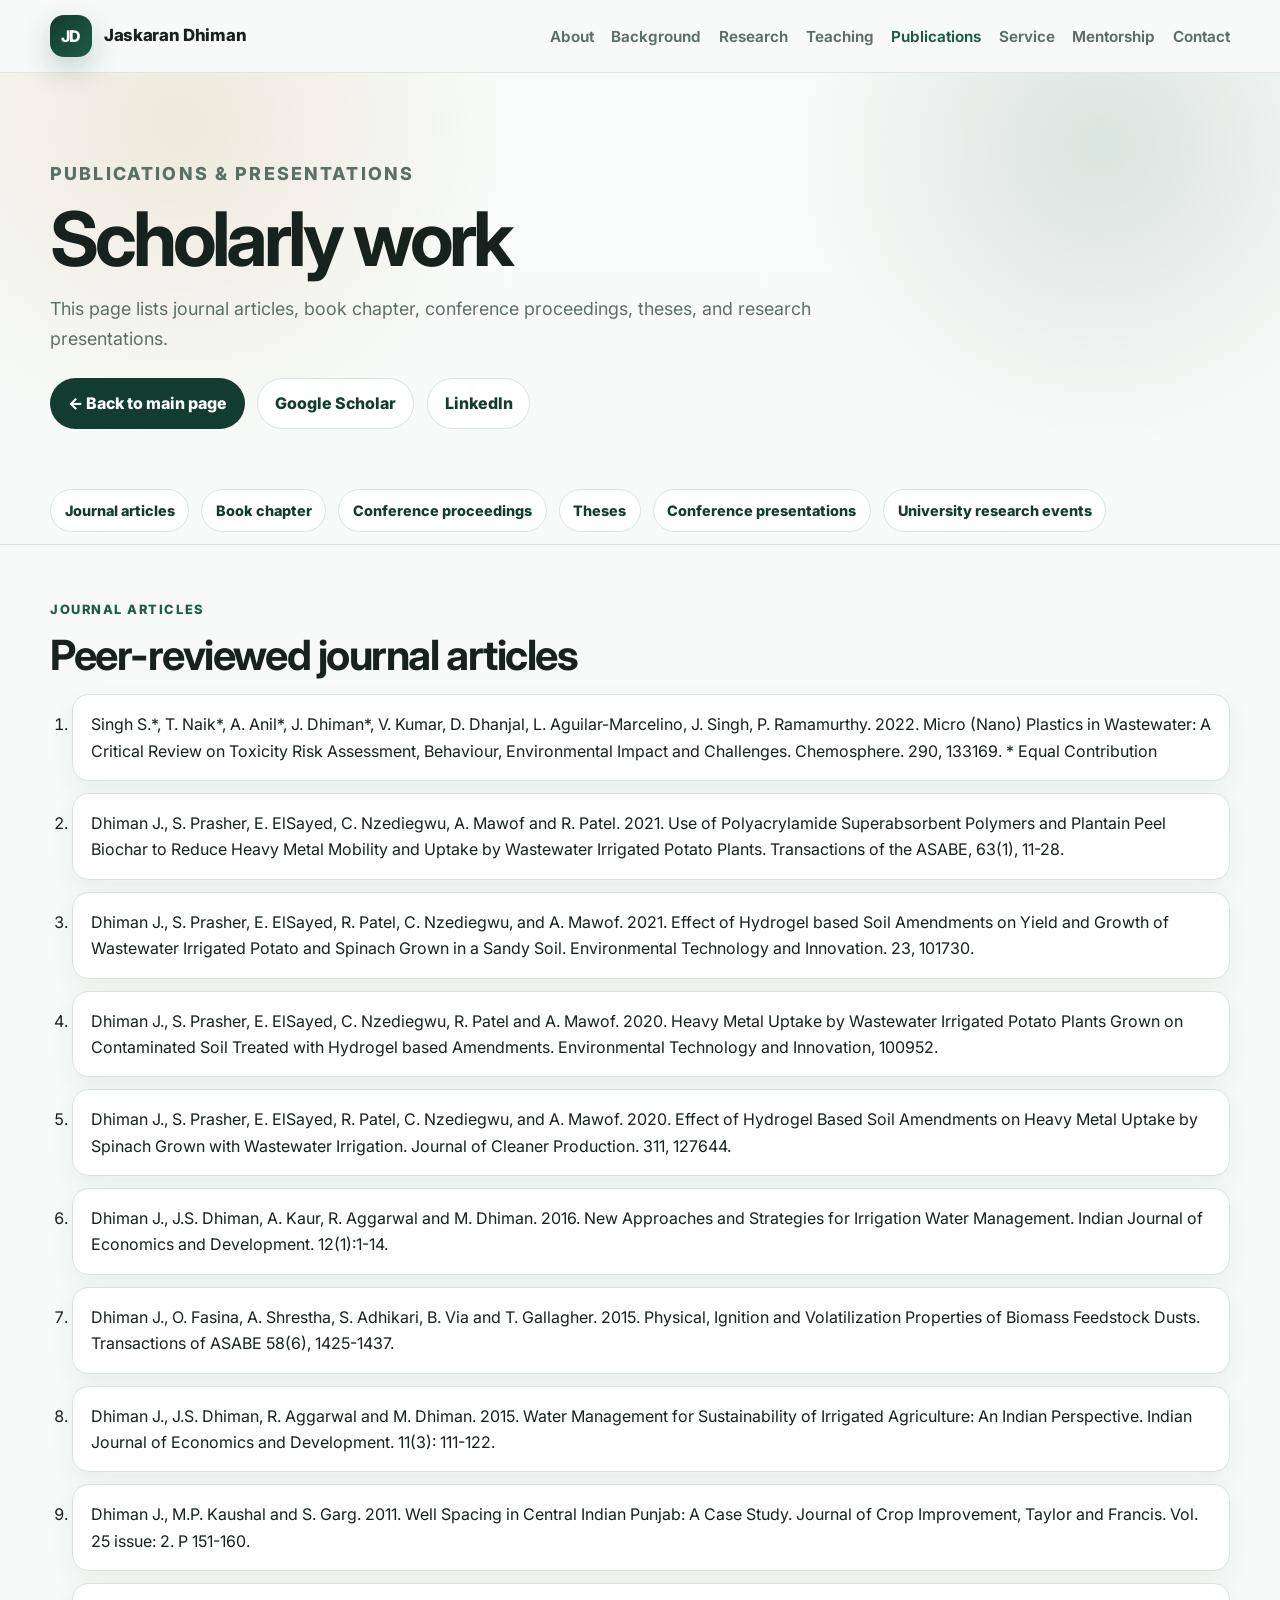
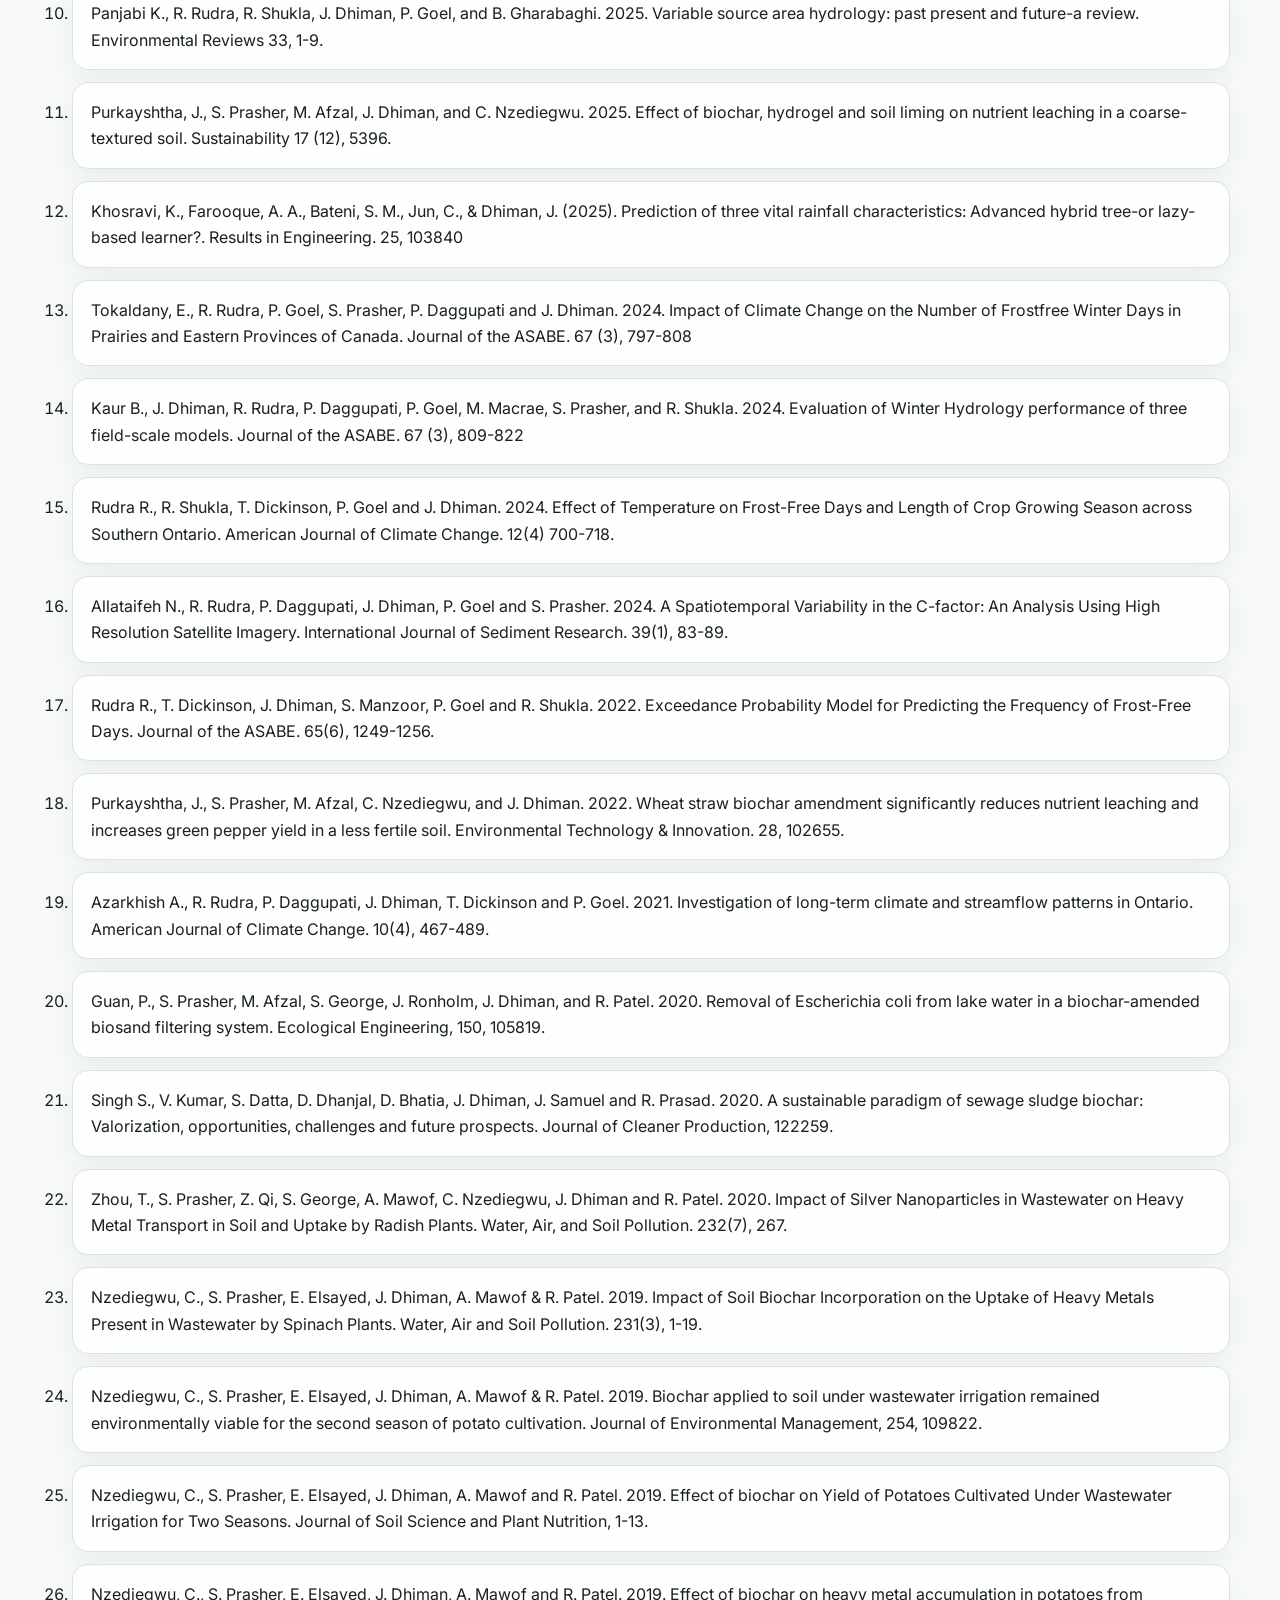
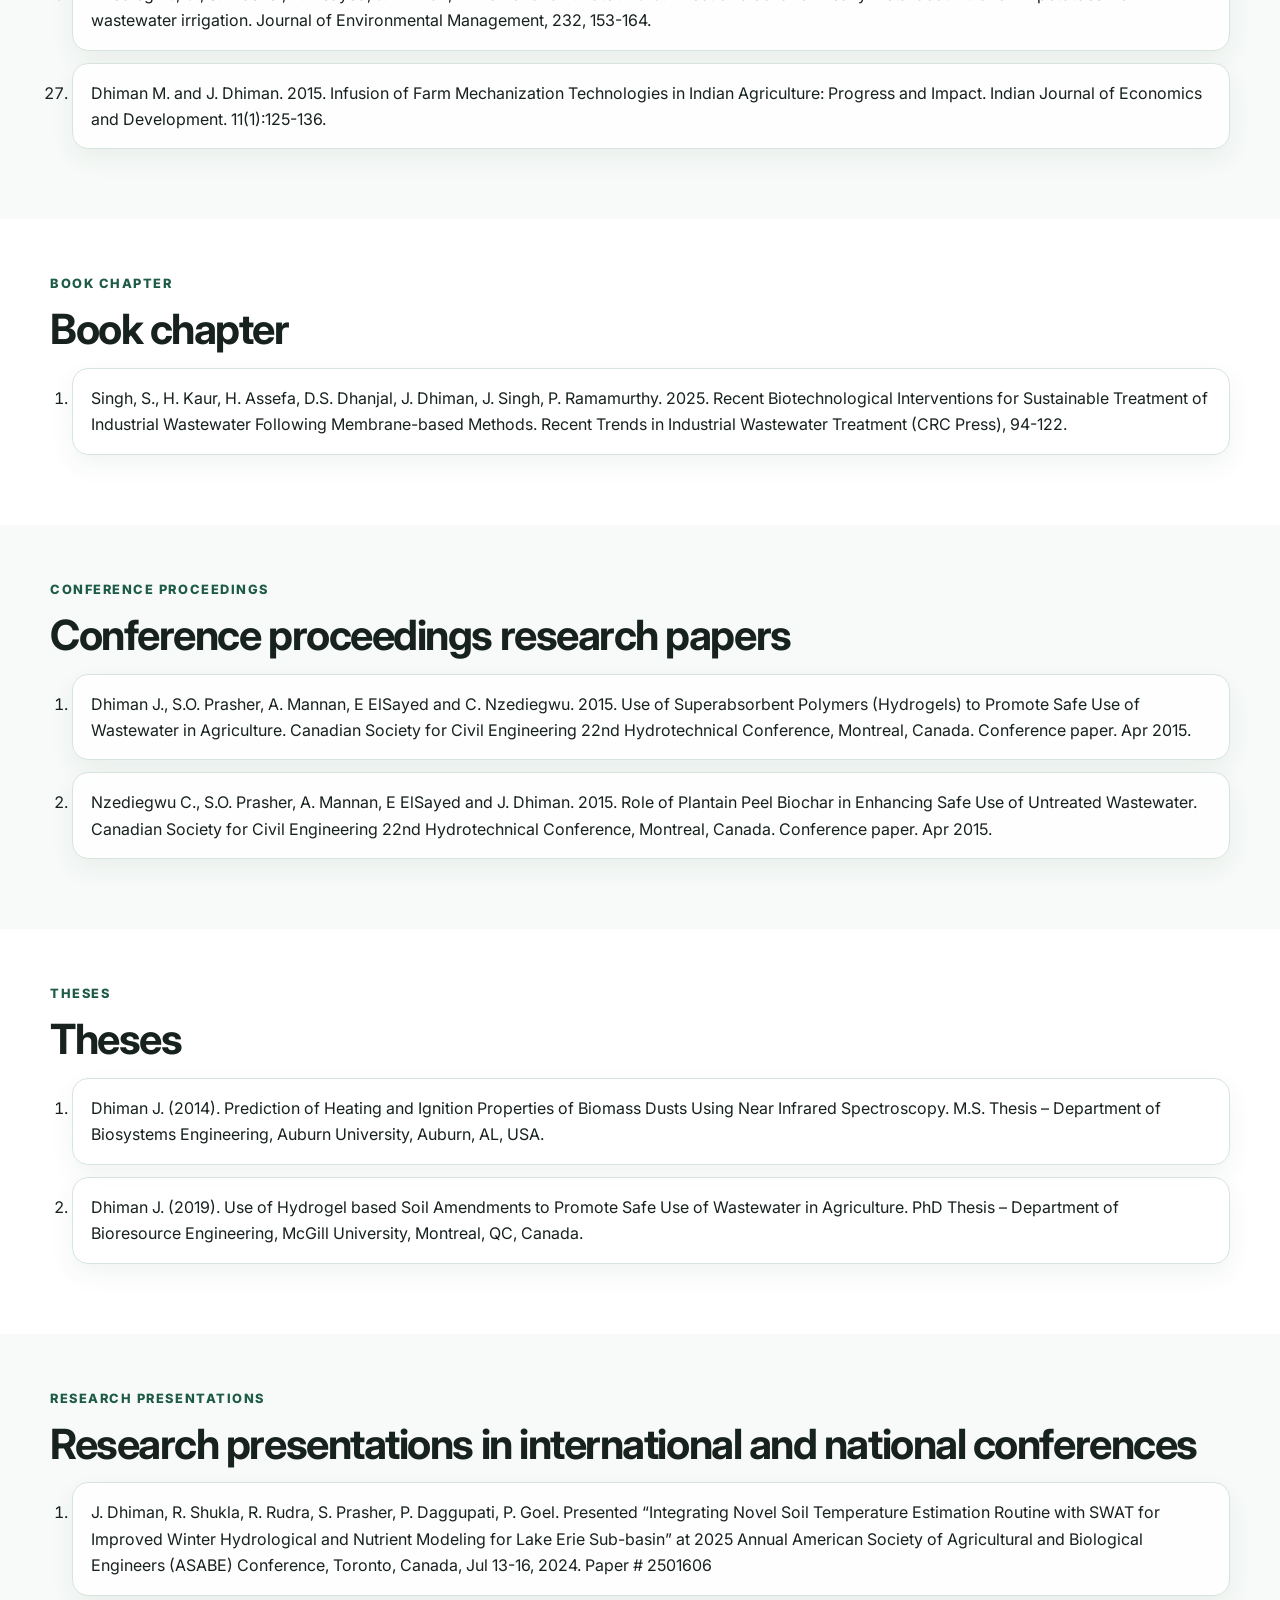
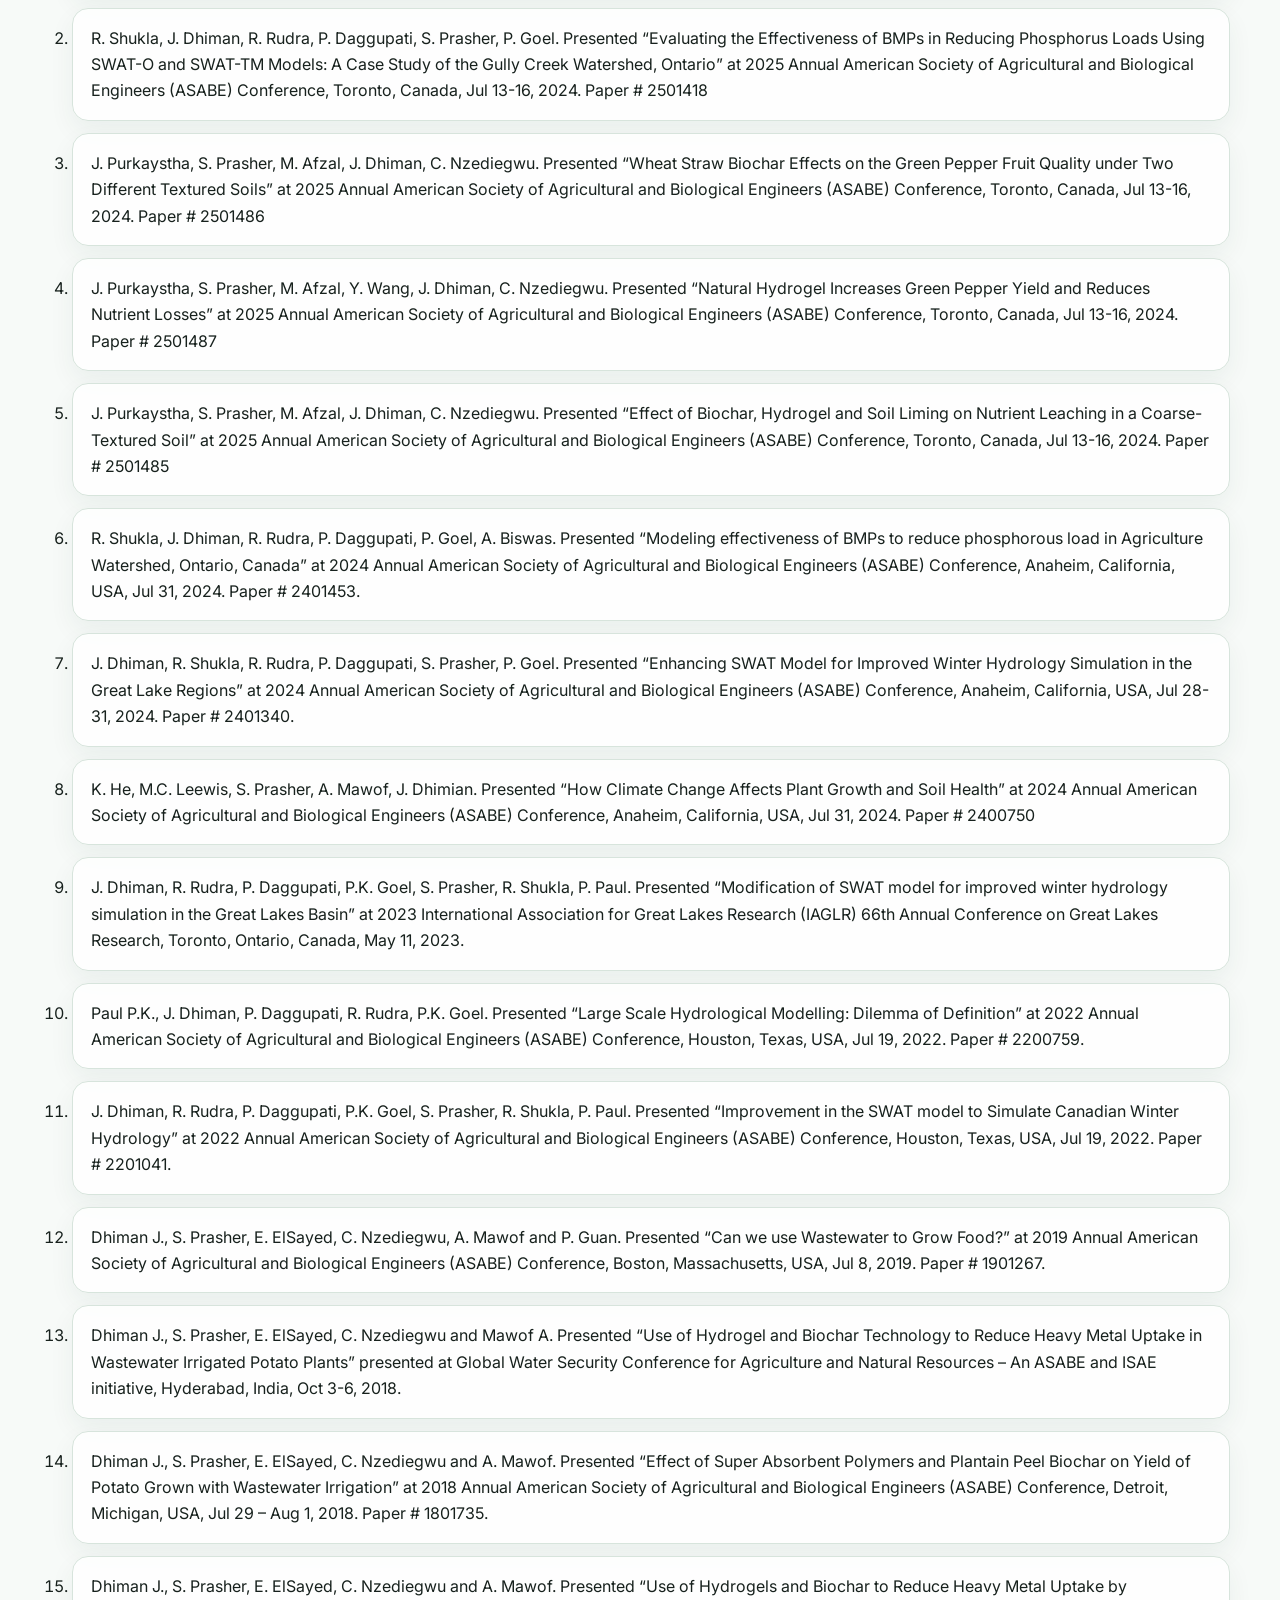
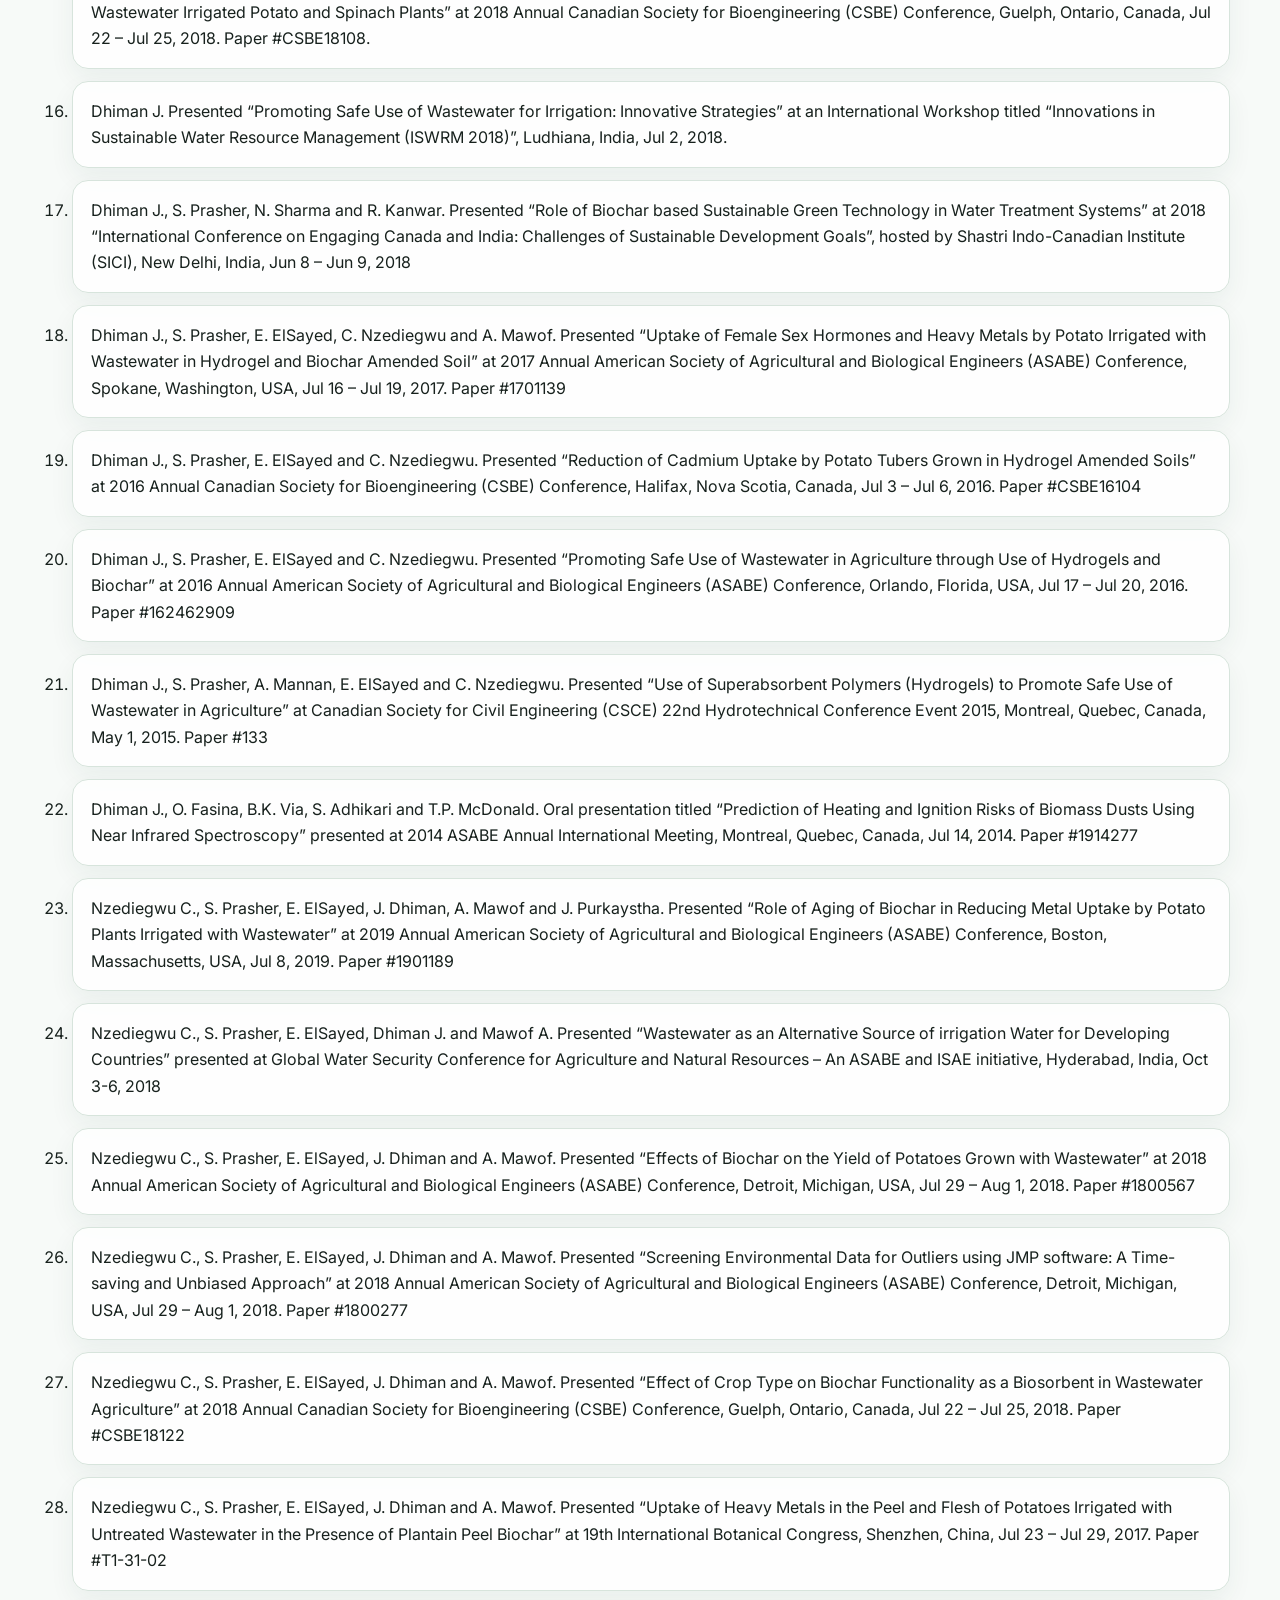
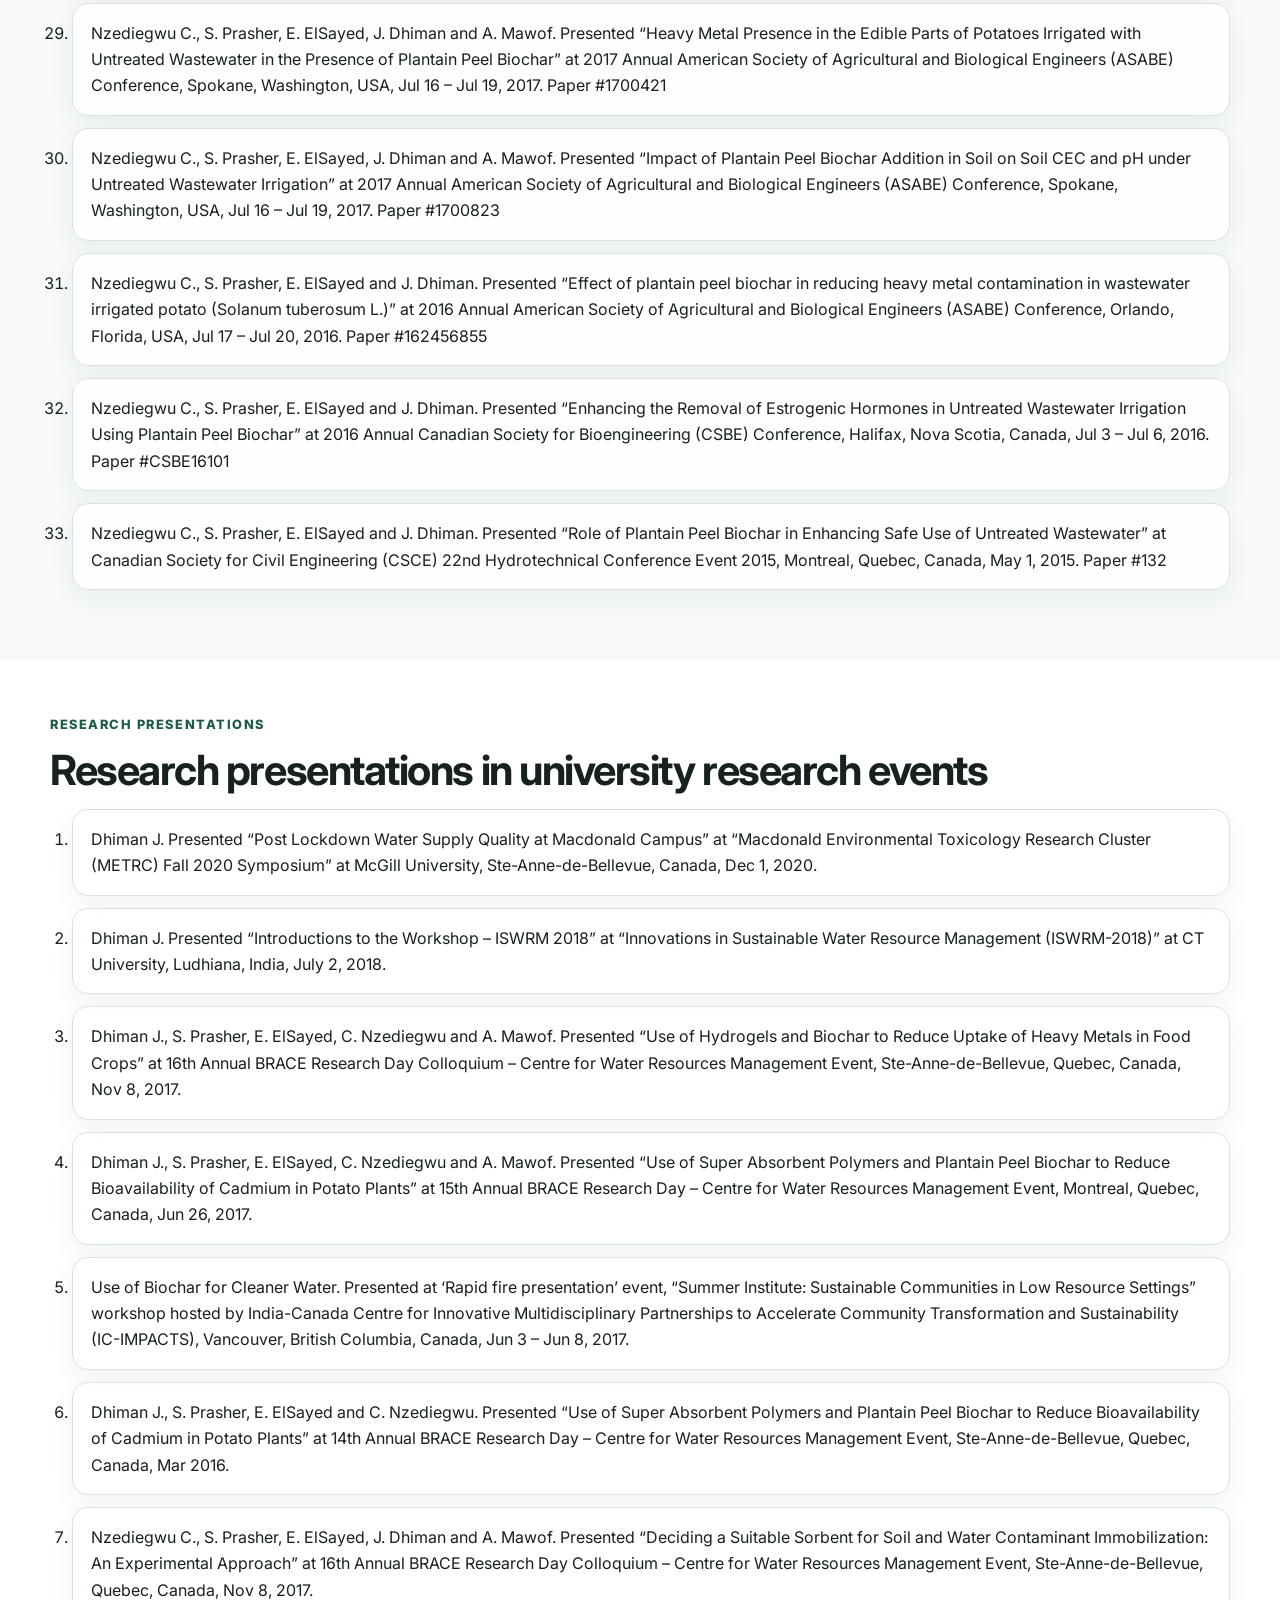
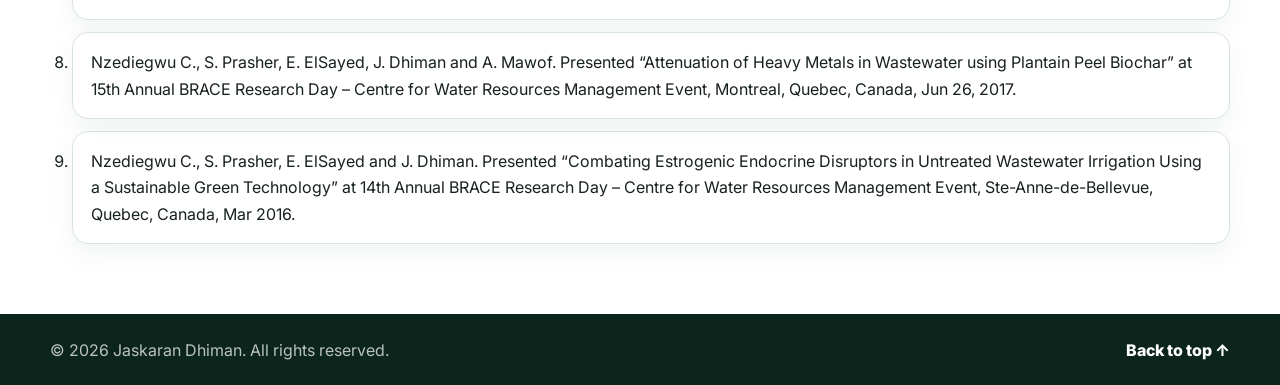
<file: publications.html>
<!DOCTYPE html>
<html lang="en">
<head>
  <meta charset="UTF-8" />
  <meta name="viewport" content="width=device-width, initial-scale=1.0" />
  <meta name="description" content="Publications, theses, conference proceedings, and research presentations by Jaskaran Dhiman, PhD, P.Eng." />
  <meta name="author" content="Jaskaran Dhiman" />
  <title>Publications | Jaskaran Dhiman, PhD, P.Eng.</title>
  <link rel="preconnect" href="https://fonts.googleapis.com" />
  <link rel="preconnect" href="https://fonts.gstatic.com" crossorigin />
  <link href="https://fonts.googleapis.com/css2?family=Inter:wght@400;500;600;700;800&display=swap" rel="stylesheet" />
  <link rel="stylesheet" href="style.css" />
</head>
<body class="publications-page">
  <a class="skip-link" href="#main">Skip to main content</a>

  <header class="site-header" id="top">
    <nav class="nav" aria-label="Main navigation">
      <a class="brand" href="index.html" aria-label="Jaskaran Dhiman homepage">
        <span class="brand-mark">JD</span>
        <span class="brand-text">Jaskaran Dhiman</span>
      </a>

      <button class="nav-toggle" type="button" aria-label="Toggle navigation" aria-expanded="false">
        <span></span>
        <span></span>
        <span></span>
      </button>

      <ul class="nav-links">
        <li><a href="index.html#about">About</a></li>
        <li><a href="index.html#background">Background</a></li>
        <li><a href="index.html#research">Research</a></li>
        <li><a href="teaching.html">Teaching</a></li>
        <li><a class="active" href="publications.html">Publications</a></li>
        <li><a href="professional-service.html">Service</a></li>
        <li><a href="mentorship.html">Mentorship</a></li>
        <li><a href="index.html#contact">Contact</a></li>
      </ul>
    </nav>
  </header>

  <main id="main">
    <section class="page-hero">
      <div class="container">
        <p class="eyebrow">Publications & Presentations</p>
        <h1>Scholarly work</h1>
        <p>
          This page lists journal articles, book chapter, conference proceedings, theses, and research presentations.
        </p>
        <div class="page-actions">
          <a class="btn btn-primary" href="index.html">← Back to main page</a>
          <a class="btn btn-secondary" href="https://scholar.google.ca/citations?user=CSQb-n0AAAAJ&hl=en" target="_blank" rel="noopener">Google Scholar</a>
          <a class="btn btn-secondary" href="https://www.linkedin.com/in/jdhiman" target="_blank" rel="noopener">LinkedIn</a>
        </div>
      </div>
    </section>

    <nav class="subnav" aria-label="Publications page sections">
      <div class="container">
        <a href="#journal-articles">Journal articles</a>
        <a href="#book-chapters">Book chapter</a>
        <a href="#conference-proceedings">Conference proceedings</a>
        <a href="#theses">Theses</a>
        <a href="#conference-presentations">Conference presentations</a>
        <a href="#university-presentations">University research events</a>
      </div>
    </nav>

    <section id="journal-articles" class="publication-section">
      <div class="container">
        <p class="eyebrow">Journal articles</p>
        <h2>Peer-reviewed journal articles</h2>
        <ol class="publication-list compact-list">
              <li>Singh S.*, T. Naik*, A. Anil*, J. Dhiman*, V. Kumar, D. Dhanjal, L. Aguilar-Marcelino, J. Singh, P. Ramamurthy. 2022. Micro (Nano) Plastics in Wastewater: A Critical Review on Toxicity Risk Assessment, Behaviour, Environmental Impact and Challenges. Chemosphere. 290, 133169. * Equal Contribution</li>
              <li>Dhiman J., S. Prasher, E. ElSayed, C. Nzediegwu, A. Mawof and R. Patel. 2021. Use of Polyacrylamide Superabsorbent Polymers and Plantain Peel Biochar to Reduce Heavy Metal Mobility and Uptake by Wastewater Irrigated Potato Plants. Transactions of the ASABE, 63(1), 11-28.</li>
              <li>Dhiman J., S. Prasher, E. ElSayed, R. Patel, C. Nzediegwu, and A. Mawof. 2021. Effect of Hydrogel based Soil Amendments on Yield and Growth of Wastewater Irrigated Potato and Spinach Grown in a Sandy Soil. Environmental Technology and Innovation. 23, 101730.</li>
              <li>Dhiman J., S. Prasher, E. ElSayed, C. Nzediegwu, R. Patel and A. Mawof. 2020. Heavy Metal Uptake by Wastewater Irrigated Potato Plants Grown on Contaminated Soil Treated with Hydrogel based Amendments. Environmental Technology and Innovation, 100952.</li>
              <li>Dhiman J., S. Prasher, E. ElSayed, R. Patel, C. Nzediegwu, and A. Mawof. 2020. Effect of Hydrogel Based Soil Amendments on Heavy Metal Uptake by Spinach Grown with Wastewater Irrigation. Journal of Cleaner Production. 311, 127644.</li>
              <li>Dhiman J., J.S. Dhiman, A. Kaur, R. Aggarwal and M. Dhiman. 2016. New Approaches and Strategies for Irrigation Water Management. Indian Journal of Economics and Development. 12(1):1-14.</li>
              <li>Dhiman J., O. Fasina, A. Shrestha, S. Adhikari, B. Via and T. Gallagher. 2015. Physical, Ignition and Volatilization Properties of Biomass Feedstock Dusts. Transactions of ASABE 58(6), 1425-1437.</li>
              <li>Dhiman J., J.S. Dhiman, R. Aggarwal and M. Dhiman. 2015. Water Management for Sustainability of Irrigated Agriculture: An Indian Perspective. Indian Journal of Economics and Development. 11(3): 111-122.</li>
              <li>Dhiman J., M.P. Kaushal and S. Garg. 2011. Well Spacing in Central Indian Punjab: A Case Study. Journal of Crop Improvement, Taylor and Francis. Vol. 25 issue: 2. P 151-160.</li>
              <li>Panjabi K., R. Rudra, R. Shukla, J. Dhiman, P. Goel, and B. Gharabaghi. 2025. Variable source area hydrology: past present and future-a review. Environmental Reviews 33, 1-9.</li>
              <li>Purkayshtha, J., S. Prasher, M. Afzal, J. Dhiman, and C. Nzediegwu. 2025. Effect of biochar, hydrogel and soil liming on nutrient leaching in a coarse-textured soil. Sustainability 17 (12), 5396.</li>
              <li>Khosravi, K., Farooque, A. A., Bateni, S. M., Jun, C., &amp; Dhiman, J. (2025). Prediction of three vital rainfall characteristics: Advanced hybrid tree-or lazy-based learner?. Results in Engineering. 25, 103840</li>
              <li>Tokaldany, E., R. Rudra, P. Goel, S.  Prasher, P. Daggupati and J. Dhiman. 2024. Impact of Climate Change on the Number of Frostfree Winter Days in Prairies and Eastern Provinces of Canada. Journal of the ASABE. 67 (3), 797-808</li>
              <li>Kaur B., J. Dhiman, R. Rudra, P. Daggupati, P. Goel, M. Macrae, S.  Prasher, and R. Shukla. 2024. Evaluation of Winter Hydrology performance of three field-scale models. Journal of the ASABE. 67 (3), 809-822</li>
              <li>Rudra R., R. Shukla, T. Dickinson, P. Goel and J. Dhiman. 2024. Effect of Temperature on Frost-Free Days and Length of Crop Growing Season across Southern Ontario. American Journal of Climate Change. 12(4) 700-718.</li>
              <li>Allataifeh N., R. Rudra, P. Daggupati, J. Dhiman, P. Goel and S. Prasher. 2024. A Spatiotemporal Variability in the C-factor: An Analysis Using High Resolution Satellite Imagery. International Journal of Sediment Research. 39(1), 83-89.</li>
              <li>Rudra R., T. Dickinson, J. Dhiman, S. Manzoor, P. Goel and R. Shukla. 2022. Exceedance Probability Model for Predicting the Frequency of Frost-Free Days. Journal of the ASABE. 65(6), 1249-1256.</li>
              <li>Purkayshtha, J., S. Prasher, M. Afzal, C. Nzediegwu, and J. Dhiman. 2022. Wheat straw biochar amendment significantly reduces nutrient leaching and increases green pepper yield in a less fertile soil. Environmental Technology &amp; Innovation. 28, 102655.</li>
              <li>Azarkhish A., R. Rudra, P. Daggupati, J. Dhiman, T. Dickinson and P. Goel. 2021. Investigation of long-term climate and streamflow patterns in Ontario. American Journal of Climate Change. 10(4), 467-489.</li>
              <li>Guan, P., S. Prasher, M. Afzal, S. George, J. Ronholm, J. Dhiman, and R. Patel. 2020. Removal of Escherichia coli from lake water in a biochar-amended biosand filtering system. Ecological Engineering, 150, 105819.</li>
              <li>Singh S., V. Kumar, S. Datta, D. Dhanjal, D. Bhatia, J. Dhiman, J. Samuel and R. Prasad. 2020. A sustainable paradigm of sewage sludge biochar: Valorization, opportunities, challenges and future prospects. Journal of Cleaner Production, 122259.</li>
              <li>Zhou, T., S. Prasher, Z. Qi, S. George, A. Mawof, C. Nzediegwu, J. Dhiman and R. Patel. 2020. Impact of Silver Nanoparticles in Wastewater on Heavy Metal Transport in Soil and Uptake by Radish Plants. Water, Air, and Soil Pollution. 232(7), 267.</li>
              <li>Nzediegwu, C., S. Prasher, E. Elsayed, J. Dhiman, A. Mawof &amp; R. Patel. 2019. Impact of Soil Biochar Incorporation on the Uptake of Heavy Metals Present in Wastewater by Spinach Plants. Water, Air and Soil Pollution. 231(3), 1-19.</li>
              <li>Nzediegwu, C., S. Prasher, E. Elsayed, J. Dhiman, A. Mawof &amp; R. Patel. 2019. Biochar applied to soil under wastewater irrigation remained environmentally viable for the second season of potato cultivation. Journal of Environmental Management, 254, 109822.</li>
              <li>Nzediegwu, C., S. Prasher, E. Elsayed, J. Dhiman, A. Mawof and R. Patel. 2019. Effect of biochar on Yield of Potatoes Cultivated Under Wastewater Irrigation for Two Seasons. Journal of Soil Science and Plant Nutrition, 1-13.</li>
              <li>Nzediegwu, C., S. Prasher, E. Elsayed, J. Dhiman, A. Mawof and R. Patel. 2019. Effect of biochar on heavy metal accumulation in potatoes from wastewater irrigation. Journal of Environmental Management, 232, 153-164.</li>
              <li>Dhiman M. and J. Dhiman. 2015. Infusion of Farm Mechanization Technologies in Indian Agriculture: Progress and Impact. Indian Journal of Economics and Development. 11(1):125-136.</li>
            </ol>
      </div>
    </section>

    <section id="book-chapters" class="publication-section">
      <div class="container">
        <p class="eyebrow">Book chapter</p>
        <h2>Book chapter</h2>
        <ol class="publication-list compact-list">
              <li>Singh, S., H. Kaur, H. Assefa, D.S. Dhanjal, J. Dhiman, J. Singh, P. Ramamurthy. 2025. Recent Biotechnological Interventions for Sustainable Treatment of Industrial Wastewater Following Membrane-based Methods. Recent Trends in Industrial Wastewater Treatment (CRC Press), 94-122.</li>
            </ol>
      </div>
    </section>

    <section id="conference-proceedings" class="publication-section">
      <div class="container">
        <p class="eyebrow">Conference proceedings</p>
        <h2>Conference proceedings research papers</h2>
        <ol class="publication-list compact-list">
              <li>Dhiman J., S.O. Prasher, A. Mannan, E ElSayed and C. Nzediegwu. 2015. Use of Superabsorbent Polymers (Hydrogels) to Promote Safe Use of Wastewater in Agriculture. Canadian Society for Civil Engineering 22nd Hydrotechnical Conference, Montreal, Canada. Conference paper. Apr 2015.</li>
              <li>Nzediegwu C., S.O. Prasher, A. Mannan, E ElSayed and J. Dhiman. 2015. Role of Plantain Peel Biochar in Enhancing Safe Use of Untreated Wastewater. Canadian Society for Civil Engineering 22nd Hydrotechnical Conference, Montreal, Canada. Conference paper. Apr 2015.</li>
            </ol>
      </div>
    </section>

    <section id="theses" class="publication-section">
      <div class="container">
        <p class="eyebrow">Theses</p>
        <h2>Theses</h2>
        <ol class="publication-list compact-list">
              <li>Dhiman J. (2014). Prediction of Heating and Ignition Properties of Biomass Dusts Using Near Infrared Spectroscopy. M.S. Thesis – Department of Biosystems Engineering, Auburn University, Auburn, AL, USA.</li>
              <li>Dhiman J. (2019). Use of Hydrogel based Soil Amendments to Promote Safe Use of Wastewater in Agriculture. PhD Thesis – Department of Bioresource Engineering, McGill University, Montreal, QC, Canada.</li>
            </ol>
      </div>
    </section>

    <section id="conference-presentations" class="publication-section">
      <div class="container">
        <p class="eyebrow">Research presentations</p>
        <h2>Research presentations in international and national conferences</h2>
        <ol class="publication-list compact-list">
              <li>J. Dhiman, R. Shukla, R. Rudra, S. Prasher, P. Daggupati, P. Goel. Presented “Integrating Novel Soil Temperature Estimation Routine with SWAT for Improved Winter Hydrological and Nutrient Modeling for Lake Erie Sub-basin” at 2025 Annual American Society of Agricultural and Biological Engineers (ASABE) Conference, Toronto, Canada, Jul 13-16, 2024. Paper # 2501606</li>
              <li>R. Shukla, J. Dhiman, R. Rudra, P. Daggupati, S. Prasher, P. Goel. Presented “Evaluating the Effectiveness of BMPs in Reducing Phosphorus Loads Using SWAT-O and SWAT-TM Models: A Case Study of the Gully Creek Watershed, Ontario” at 2025 Annual American Society of Agricultural and Biological Engineers (ASABE) Conference, Toronto, Canada, Jul 13-16, 2024. Paper # 2501418</li>
              <li>J. Purkaystha, S. Prasher, M. Afzal, J. Dhiman, C. Nzediegwu. Presented “Wheat Straw Biochar Effects on the Green Pepper Fruit Quality under Two Different Textured Soils” at 2025 Annual American Society of Agricultural and Biological Engineers (ASABE) Conference, Toronto, Canada, Jul 13-16, 2024. Paper # 2501486</li>
              <li>J. Purkaystha, S. Prasher, M. Afzal, Y. Wang, J. Dhiman, C. Nzediegwu. Presented “Natural Hydrogel Increases Green Pepper Yield and Reduces Nutrient Losses” at 2025 Annual American Society of Agricultural and Biological Engineers (ASABE) Conference, Toronto, Canada, Jul 13-16, 2024. Paper # 2501487</li>
              <li>J. Purkaystha, S. Prasher, M. Afzal, J. Dhiman, C. Nzediegwu. Presented “Effect of Biochar, Hydrogel and Soil Liming on Nutrient Leaching in a Coarse-Textured Soil” at 2025 Annual American Society of Agricultural and Biological Engineers (ASABE) Conference, Toronto, Canada, Jul 13-16, 2024. Paper # 2501485</li>
              <li>R. Shukla, J. Dhiman, R. Rudra, P. Daggupati, P. Goel, A. Biswas. Presented “Modeling effectiveness of BMPs to reduce phosphorous load in Agriculture Watershed, Ontario, Canada” at 2024 Annual American Society of Agricultural and Biological Engineers (ASABE) Conference, Anaheim, California, USA, Jul 31, 2024. Paper # 2401453.</li>
              <li>J. Dhiman, R. Shukla, R. Rudra, P. Daggupati, S. Prasher, P. Goel. Presented “Enhancing SWAT Model for Improved Winter Hydrology Simulation in the Great Lake Regions” at 2024 Annual American Society of Agricultural and Biological Engineers (ASABE) Conference, Anaheim, California, USA, Jul 28-31, 2024. Paper # 2401340.</li>
              <li>K. He, M.C. Leewis, S. Prasher, A. Mawof, J. Dhimian. Presented “How Climate Change Affects Plant Growth and Soil Health” at 2024 Annual American Society of Agricultural and Biological Engineers (ASABE) Conference, Anaheim, California, USA, Jul 31, 2024. Paper # 2400750</li>
              <li>J. Dhiman, R. Rudra, P. Daggupati, P.K. Goel, S. Prasher, R. Shukla, P. Paul. Presented “Modification of SWAT model for improved winter hydrology simulation in the Great Lakes Basin” at 2023 International Association for Great Lakes Research (IAGLR) 66th Annual Conference on Great Lakes Research, Toronto, Ontario, Canada, May 11, 2023.</li>
              <li>Paul P.K., J. Dhiman, P. Daggupati, R. Rudra, P.K. Goel. Presented “Large Scale Hydrological Modelling: Dilemma of Definition” at 2022 Annual American Society of Agricultural and Biological Engineers (ASABE) Conference, Houston, Texas, USA, Jul 19, 2022. Paper # 2200759.</li>
              <li>J. Dhiman, R. Rudra, P. Daggupati, P.K. Goel, S. Prasher, R. Shukla, P. Paul. Presented “Improvement in the SWAT model to Simulate Canadian Winter Hydrology” at 2022 Annual American Society of Agricultural and Biological Engineers (ASABE) Conference, Houston, Texas, USA, Jul 19, 2022. Paper # 2201041.</li>
              <li>Dhiman J., S. Prasher, E. ElSayed, C. Nzediegwu, A. Mawof and P. Guan. Presented “Can we use Wastewater to Grow Food?” at 2019 Annual American Society of Agricultural and Biological Engineers (ASABE) Conference, Boston, Massachusetts, USA, Jul 8, 2019. Paper # 1901267.</li>
              <li>Dhiman J., S. Prasher, E. ElSayed, C. Nzediegwu and Mawof A. Presented “Use of Hydrogel and Biochar Technology to Reduce Heavy Metal Uptake in Wastewater Irrigated Potato Plants” presented at Global Water Security Conference for Agriculture and Natural Resources – An ASABE and ISAE initiative, Hyderabad, India, Oct 3-6, 2018.</li>
              <li>Dhiman J., S. Prasher, E. ElSayed, C. Nzediegwu and A. Mawof. Presented “Effect of Super Absorbent Polymers and Plantain Peel Biochar on Yield of Potato Grown with Wastewater Irrigation” at 2018 Annual American Society of Agricultural and Biological Engineers (ASABE) Conference, Detroit, Michigan, USA, Jul 29 – Aug 1, 2018. Paper # 1801735.</li>
              <li>Dhiman J., S. Prasher, E. ElSayed, C. Nzediegwu and A. Mawof. Presented “Use of Hydrogels and Biochar to Reduce Heavy Metal Uptake by Wastewater Irrigated Potato and Spinach Plants” at 2018 Annual Canadian Society for Bioengineering (CSBE) Conference, Guelph, Ontario, Canada, Jul 22 – Jul 25, 2018. Paper #CSBE18108.</li>
              <li>Dhiman J. Presented “Promoting Safe Use of Wastewater for Irrigation: Innovative Strategies” at an International Workshop titled “Innovations in Sustainable Water Resource Management (ISWRM 2018)”, Ludhiana, India, Jul 2, 2018.</li>
              <li>Dhiman J., S. Prasher, N. Sharma and R. Kanwar. Presented “Role of Biochar based Sustainable Green Technology in Water Treatment Systems” at 2018 “International Conference on Engaging Canada and India: Challenges of Sustainable Development Goals”, hosted by Shastri Indo-Canadian Institute (SICI), New Delhi, India, Jun 8 – Jun 9, 2018</li>
              <li>Dhiman J., S. Prasher, E. ElSayed, C. Nzediegwu and A. Mawof. Presented “Uptake of Female Sex Hormones and Heavy Metals by Potato Irrigated with Wastewater in Hydrogel and Biochar Amended Soil” at 2017 Annual American Society of Agricultural and Biological Engineers (ASABE) Conference, Spokane, Washington, USA, Jul 16 – Jul 19, 2017. Paper #1701139</li>
              <li>Dhiman J., S. Prasher, E. ElSayed and C. Nzediegwu. Presented “Reduction of Cadmium Uptake by Potato Tubers Grown in Hydrogel Amended Soils” at 2016 Annual Canadian Society for Bioengineering (CSBE) Conference, Halifax, Nova Scotia, Canada, Jul 3 – Jul 6, 2016. Paper #CSBE16104</li>
              <li>Dhiman J., S. Prasher, E. ElSayed and C. Nzediegwu. Presented “Promoting Safe Use of Wastewater in Agriculture through Use of Hydrogels and Biochar” at 2016 Annual American Society of Agricultural and Biological Engineers (ASABE) Conference, Orlando, Florida, USA, Jul 17 – Jul 20, 2016. Paper #162462909</li>
              <li>Dhiman J., S. Prasher, A. Mannan, E. ElSayed and C. Nzediegwu. Presented “Use of Superabsorbent Polymers (Hydrogels) to Promote Safe Use of Wastewater in Agriculture” at Canadian Society for Civil Engineering (CSCE) 22nd Hydrotechnical Conference Event 2015, Montreal, Quebec, Canada, May 1, 2015. Paper #133</li>
              <li>Dhiman J., O. Fasina, B.K. Via, S. Adhikari and T.P. McDonald. Oral presentation titled “Prediction of Heating and Ignition Risks of Biomass Dusts Using Near Infrared Spectroscopy” presented at 2014 ASABE Annual International Meeting, Montreal, Quebec, Canada, Jul 14, 2014. Paper #1914277</li>
              <li>Nzediegwu C., S. Prasher, E. ElSayed, J. Dhiman, A. Mawof and J. Purkaystha. Presented “Role of Aging of Biochar in Reducing Metal Uptake by Potato Plants Irrigated with Wastewater” at 2019 Annual American Society of Agricultural and Biological Engineers (ASABE) Conference, Boston, Massachusetts, USA, Jul 8, 2019. Paper #1901189</li>
              <li>Nzediegwu C., S. Prasher, E. ElSayed, Dhiman J. and Mawof A. Presented “Wastewater as an Alternative Source of irrigation Water for Developing Countries” presented at Global Water Security Conference for Agriculture and Natural Resources – An ASABE and ISAE initiative, Hyderabad, India, Oct 3-6, 2018</li>
              <li>Nzediegwu C., S. Prasher, E. ElSayed, J. Dhiman and A. Mawof. Presented “Effects of Biochar on the Yield of Potatoes Grown with Wastewater” at 2018 Annual American Society of Agricultural and Biological Engineers (ASABE) Conference, Detroit, Michigan, USA, Jul 29 – Aug 1, 2018. Paper #1800567</li>
              <li>Nzediegwu C., S. Prasher, E. ElSayed, J. Dhiman and A. Mawof. Presented “Screening Environmental Data for Outliers using JMP software: A Time-saving and Unbiased Approach” at 2018 Annual American Society of Agricultural and Biological Engineers (ASABE) Conference, Detroit, Michigan, USA, Jul 29 – Aug 1, 2018. Paper #1800277</li>
              <li>Nzediegwu C., S. Prasher, E. ElSayed, J. Dhiman and A. Mawof. Presented “Effect of Crop Type on Biochar Functionality as a Biosorbent in Wastewater Agriculture” at 2018 Annual Canadian Society for Bioengineering (CSBE) Conference, Guelph, Ontario, Canada, Jul 22 – Jul 25, 2018. Paper #CSBE18122</li>
              <li>Nzediegwu C., S. Prasher, E. ElSayed, J. Dhiman and A. Mawof. Presented “Uptake of Heavy Metals in the Peel and Flesh of Potatoes Irrigated with Untreated Wastewater in the Presence of Plantain Peel Biochar” at 19th International Botanical Congress, Shenzhen, China, Jul 23 – Jul 29, 2017. Paper #T1-31-02</li>
              <li>Nzediegwu C., S. Prasher, E. ElSayed, J. Dhiman and A. Mawof. Presented “Heavy Metal Presence in the Edible Parts of Potatoes Irrigated with Untreated Wastewater in the Presence of Plantain Peel Biochar” at 2017 Annual American Society of Agricultural and Biological Engineers (ASABE) Conference, Spokane, Washington, USA, Jul 16 – Jul 19, 2017. Paper #1700421</li>
              <li>Nzediegwu C., S. Prasher, E. ElSayed, J. Dhiman and A. Mawof. Presented “Impact of Plantain Peel Biochar Addition in Soil on Soil CEC and pH under Untreated Wastewater Irrigation” at 2017 Annual American Society of Agricultural and Biological Engineers (ASABE) Conference, Spokane, Washington, USA, Jul 16 – Jul 19, 2017. Paper #1700823</li>
              <li>Nzediegwu C., S. Prasher, E. ElSayed and J. Dhiman. Presented “Effect of plantain peel biochar in reducing heavy metal contamination in wastewater irrigated potato (Solanum tuberosum L.)” at 2016 Annual American Society of Agricultural and Biological Engineers (ASABE) Conference, Orlando, Florida, USA, Jul 17 – Jul 20, 2016. Paper #162456855</li>
              <li>Nzediegwu C., S. Prasher, E. ElSayed and J. Dhiman. Presented “Enhancing the Removal of Estrogenic Hormones in Untreated Wastewater Irrigation Using Plantain Peel Biochar” at 2016 Annual Canadian Society for Bioengineering (CSBE) Conference, Halifax, Nova Scotia, Canada, Jul 3 – Jul 6, 2016. Paper #CSBE16101</li>
              <li>Nzediegwu C., S. Prasher, E. ElSayed and J. Dhiman. Presented “Role of Plantain Peel Biochar in Enhancing Safe Use of Untreated Wastewater” at Canadian Society for Civil Engineering (CSCE) 22nd Hydrotechnical Conference Event 2015, Montreal, Quebec, Canada, May 1, 2015. Paper #132</li>
            </ol>
      </div>
    </section>

    <section id="university-presentations" class="publication-section">
      <div class="container">
        <p class="eyebrow">Research presentations</p>
        <h2>Research presentations in university research events</h2>
        <ol class="publication-list compact-list">
              <li>Dhiman J. Presented “Post Lockdown Water Supply Quality at Macdonald Campus” at “Macdonald Environmental Toxicology Research Cluster (METRC) Fall 2020 Symposium” at McGill University, Ste-Anne-de-Bellevue, Canada, Dec 1, 2020.</li>
              <li>Dhiman J. Presented “Introductions to the Workshop – ISWRM 2018” at “Innovations in Sustainable Water Resource Management (ISWRM-2018)” at CT University, Ludhiana, India, July 2, 2018.</li>
              <li>Dhiman J., S. Prasher, E. ElSayed, C. Nzediegwu and A. Mawof. Presented “Use of Hydrogels and Biochar to Reduce Uptake of Heavy Metals in Food Crops” at 16th Annual BRACE Research Day Colloquium – Centre for Water Resources Management Event, Ste-Anne-de-Bellevue, Quebec, Canada, Nov 8, 2017.</li>
              <li>Dhiman J., S. Prasher, E. ElSayed, C. Nzediegwu and A. Mawof. Presented “Use of Super Absorbent Polymers and Plantain Peel Biochar to Reduce Bioavailability of Cadmium in Potato Plants” at 15th Annual BRACE Research Day – Centre for Water Resources Management Event, Montreal, Quebec, Canada, Jun 26, 2017.</li>
              <li>Use of Biochar for Cleaner Water.  Presented at ‘Rapid fire presentation’ event, “Summer Institute: Sustainable Communities in Low Resource Settings” workshop hosted by India-Canada Centre for Innovative Multidisciplinary Partnerships to Accelerate Community Transformation and Sustainability (IC-IMPACTS), Vancouver, British Columbia, Canada, Jun 3 – Jun 8, 2017.</li>
              <li>Dhiman J., S. Prasher, E. ElSayed and C. Nzediegwu. Presented “Use of Super Absorbent Polymers and Plantain Peel Biochar to Reduce Bioavailability of Cadmium in Potato Plants” at 14th Annual BRACE Research Day – Centre for Water Resources Management Event, Ste-Anne-de-Bellevue, Quebec, Canada, Mar 2016.</li>
              <li>Nzediegwu C., S. Prasher, E. ElSayed, J. Dhiman and A. Mawof. Presented “Deciding a Suitable Sorbent for Soil and Water Contaminant Immobilization: An Experimental Approach” at 16th Annual BRACE Research Day Colloquium – Centre for Water Resources Management Event, Ste-Anne-de-Bellevue, Quebec, Canada, Nov 8, 2017.</li>
              <li>Nzediegwu C., S. Prasher, E. ElSayed, J. Dhiman and A. Mawof. Presented “Attenuation of Heavy Metals in Wastewater using Plantain Peel Biochar” at 15th Annual BRACE Research Day – Centre for Water Resources Management Event, Montreal, Quebec, Canada, Jun 26, 2017.</li>
              <li>Nzediegwu C., S. Prasher, E. ElSayed and J. Dhiman. Presented “Combating Estrogenic Endocrine Disruptors in Untreated Wastewater Irrigation Using a Sustainable Green Technology” at 14th Annual BRACE Research Day – Centre for Water Resources Management Event, Ste-Anne-de-Bellevue, Quebec, Canada, Mar 2016.</li>
            </ol>
      </div>
    </section>
  </main>

  <footer class="site-footer">
    <div class="container footer-grid">
      <p>© <span id="year"></span> Jaskaran Dhiman. All rights reserved.</p>
      <a href="#top">Back to top ↑</a>
    </div>
  </footer>

  <script src="script.js"></script>
</body>
</html>
</file>
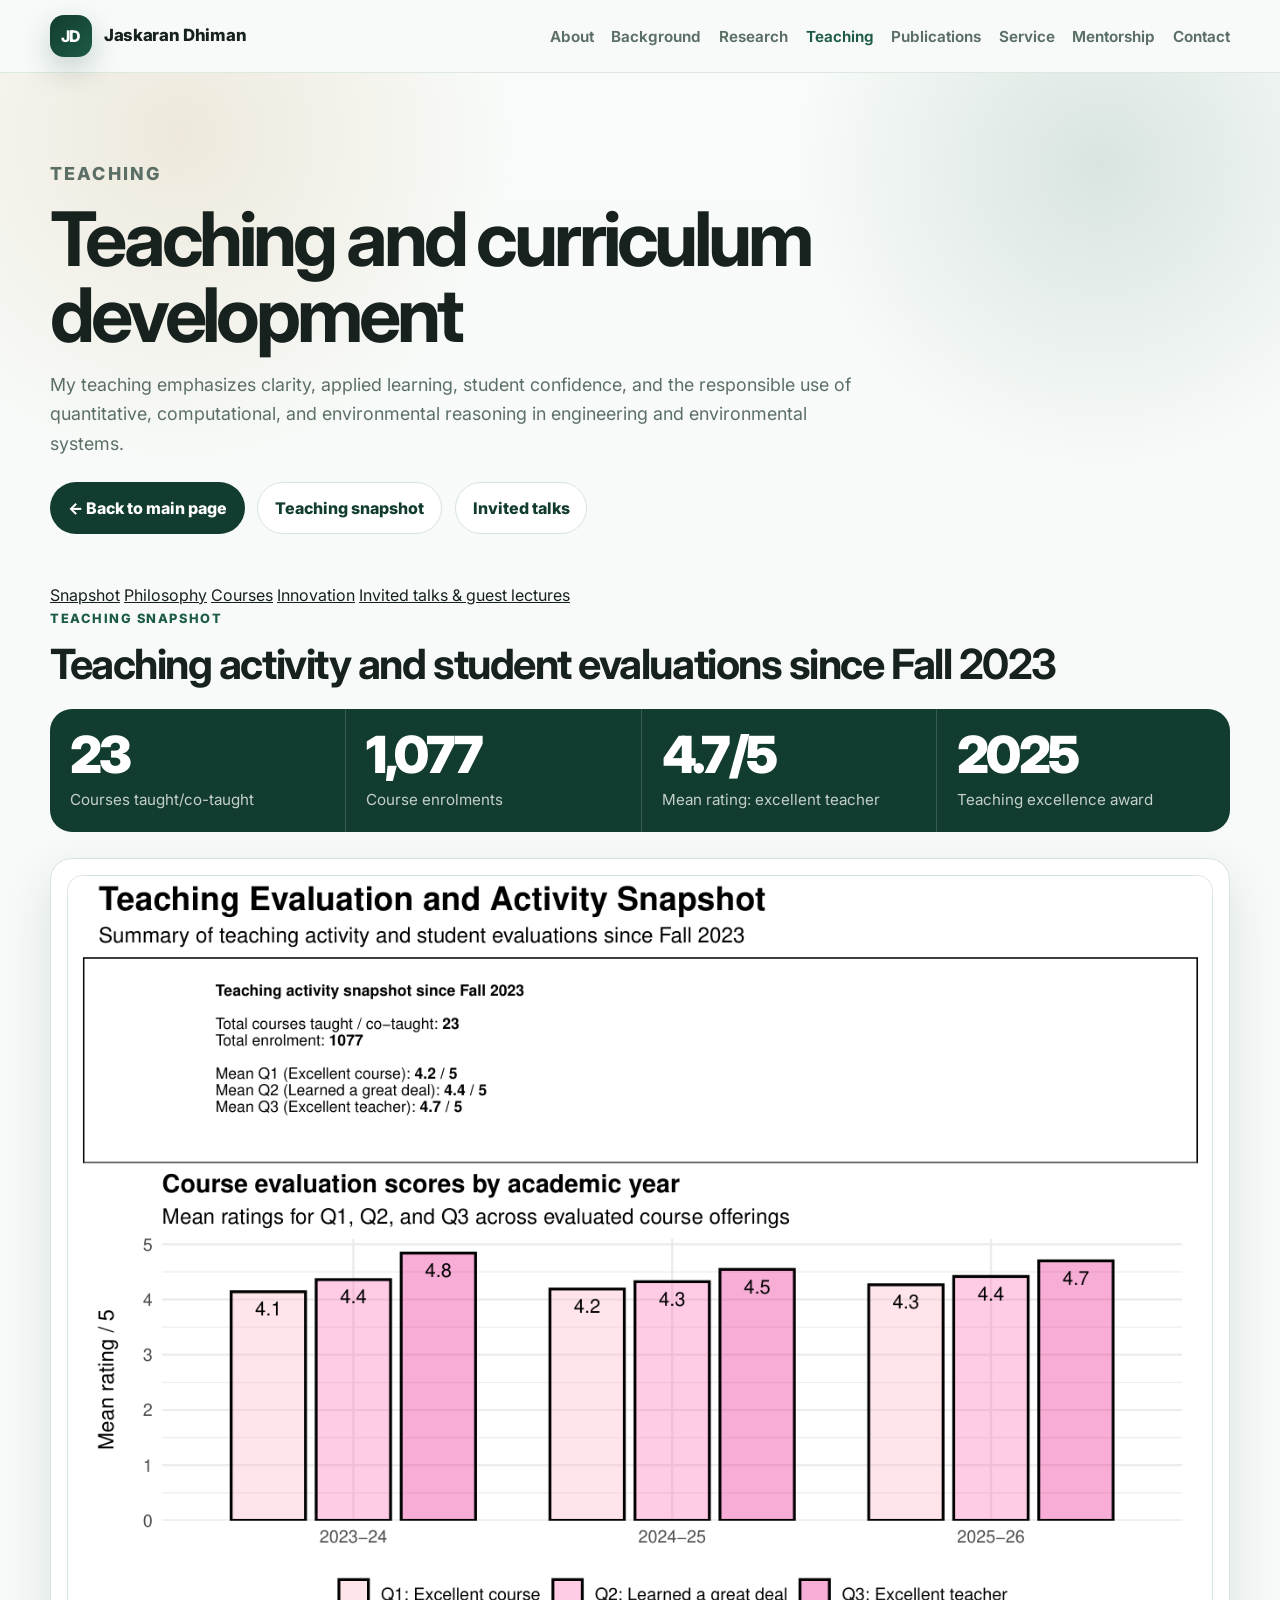
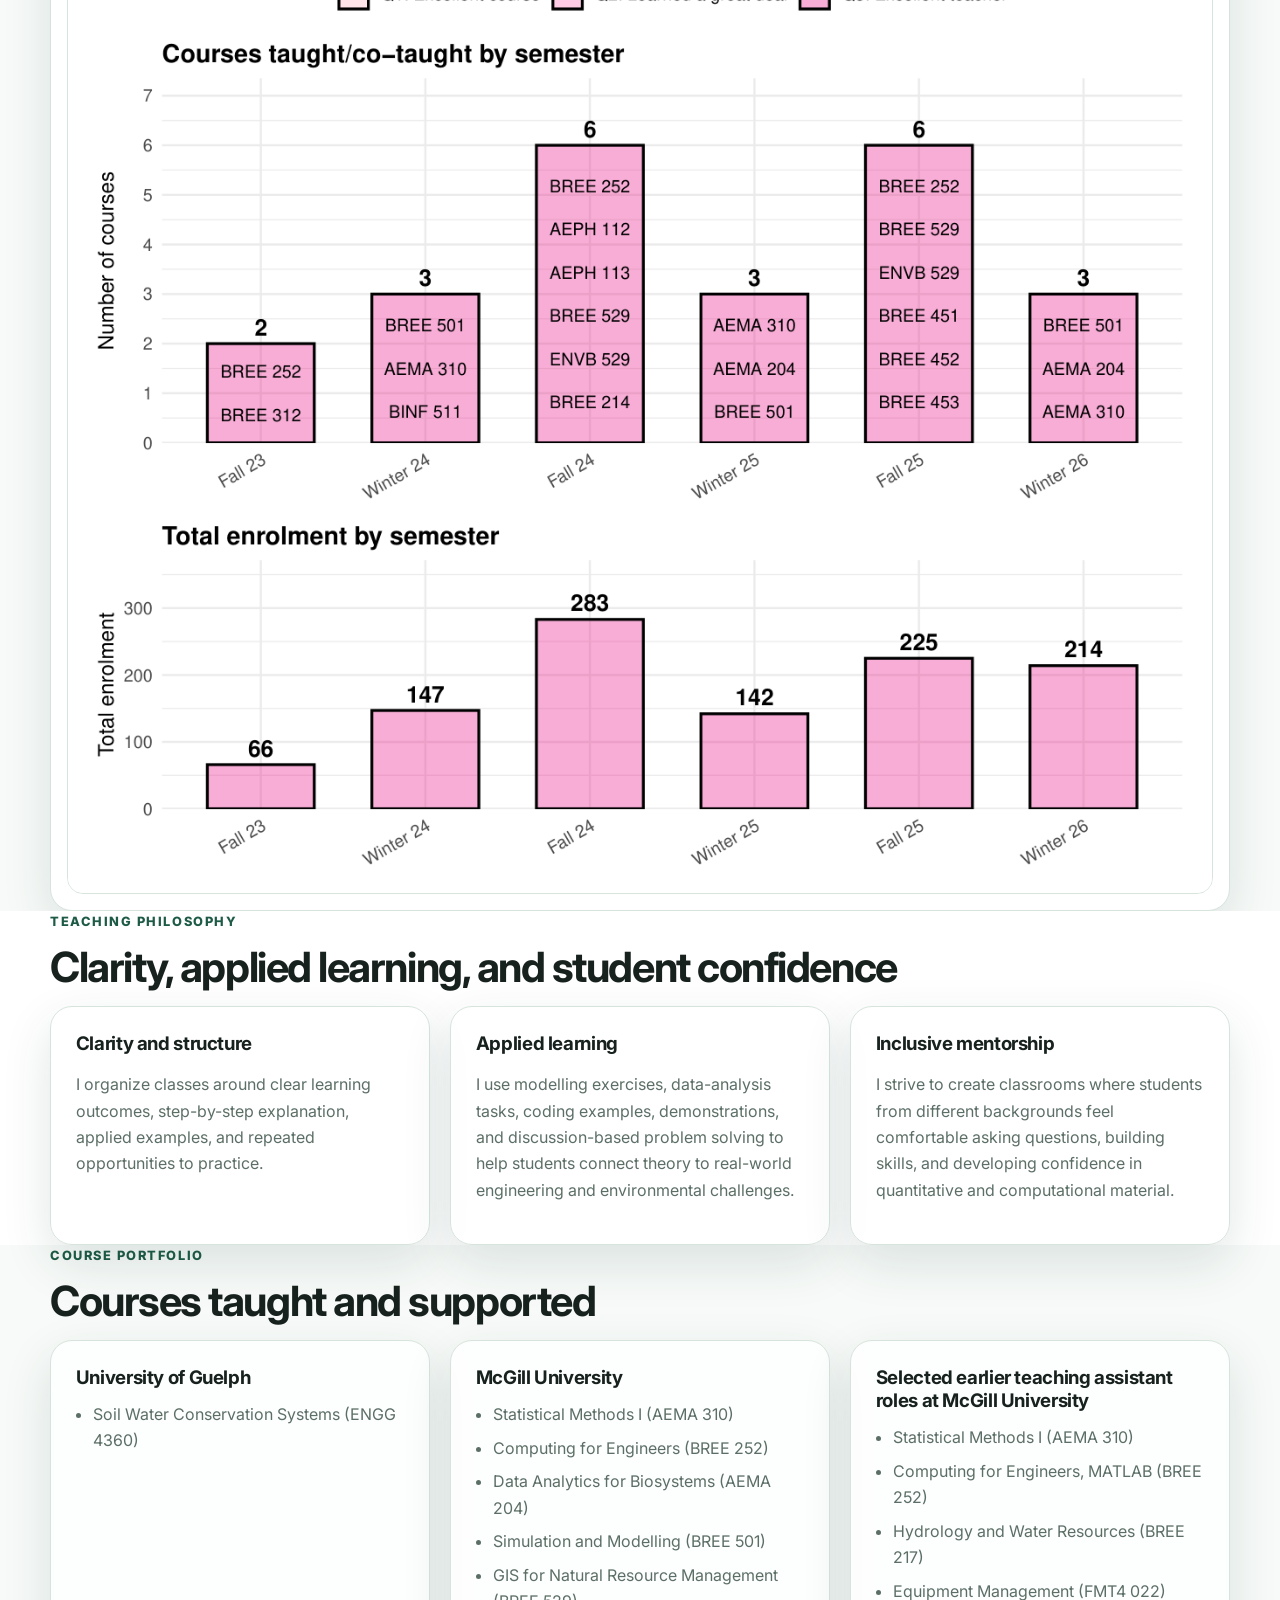
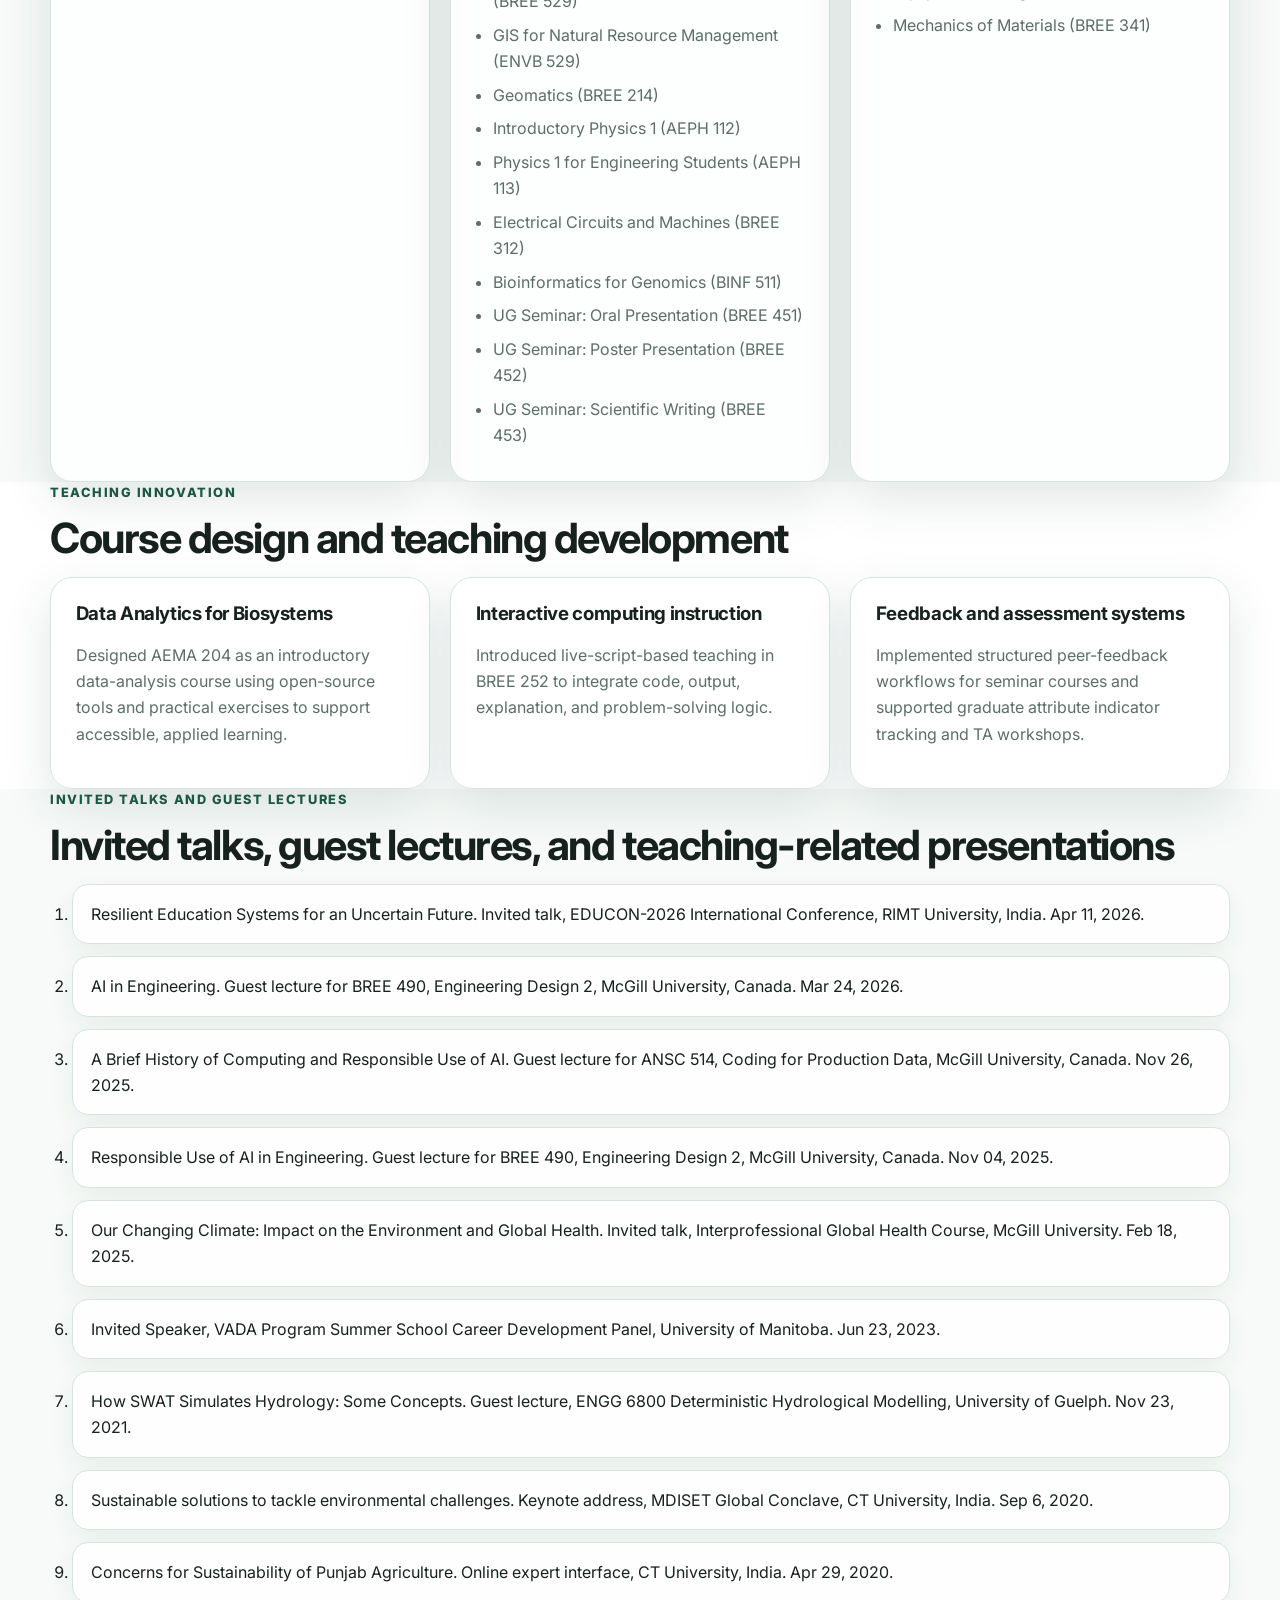
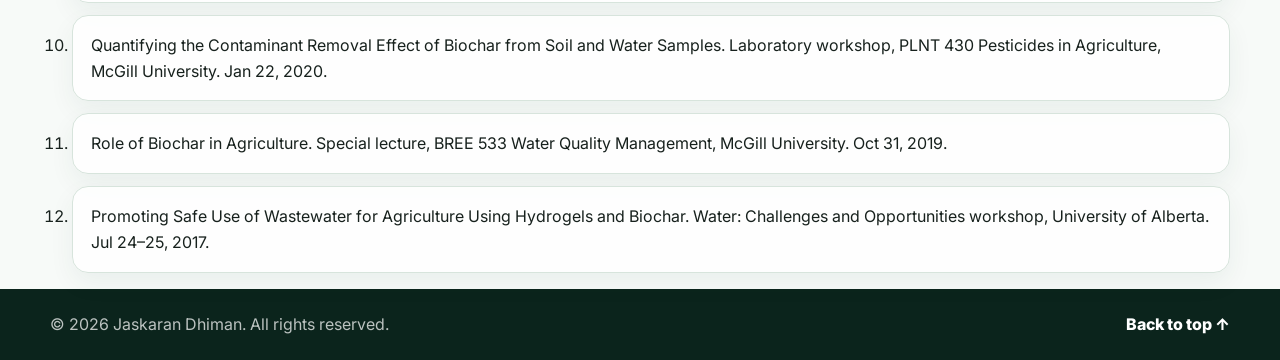
<file: teaching.html>
<!DOCTYPE html>
<html lang="en">
<head>
  <meta charset="UTF-8" />
  <meta name="viewport" content="width=device-width, initial-scale=1.0" />
  <meta name="description" content="Teaching profile, course portfolio, teaching snapshot, and invited talks by Jaskaran Dhiman, PhD, P.Eng." />
  <meta name="author" content="Jaskaran Dhiman" />
  <title>Teaching | Jaskaran Dhiman, PhD, P.Eng.</title>
  <link rel="preconnect" href="https://fonts.googleapis.com" />
  <link rel="preconnect" href="https://fonts.gstatic.com" crossorigin />
  <link href="https://fonts.googleapis.com/css2?family=Inter:wght@400;500;600;700;800&display=swap" rel="stylesheet" />
  <link rel="stylesheet" href="style.css" />
</head>
<body class="teaching-page">
  <a class="skip-link" href="#main">Skip to main content</a>

  <header class="site-header" id="top">
    <nav class="nav" aria-label="Main navigation">
      <a class="brand" href="index.html" aria-label="Jaskaran Dhiman homepage">
        <span class="brand-mark">JD</span>
        <span class="brand-text">Jaskaran Dhiman</span>
      </a>

      <button class="nav-toggle" type="button" aria-label="Toggle navigation" aria-expanded="false">
        <span></span>
        <span></span>
        <span></span>
      </button>

      <ul class="nav-links">
        <li><a href="index.html#about">About</a></li>
        <li><a href="index.html#background">Background</a></li>
        <li><a href="index.html#research">Research</a></li>
        <li><a class="active" href="teaching.html">Teaching</a></li>
        <li><a href="publications.html">Publications</a></li>
        <li><a href="professional-service.html">Service</a></li>
        <li><a href="mentorship.html">Mentorship</a></li>
        <li><a href="index.html#contact">Contact</a></li>
      </ul>
    </nav>
  </header>

  <main id="main">
    <section class="page-hero">
      <div class="container">
        <p class="eyebrow">Teaching</p>
        <h1>Teaching and curriculum development</h1>
        <p>
          My teaching emphasizes clarity, applied learning, student confidence, and the responsible use of quantitative,
          computational, and environmental reasoning in engineering and environmental systems.
        </p>
        <div class="page-actions">
          <a class="btn btn-primary" href="index.html">← Back to main page</a>
          <a class="btn btn-secondary" href="#snapshot">Teaching snapshot</a>
          <a class="btn btn-secondary" href="#talks">Invited talks</a>
        </div>
      </div>
    </section>

    <nav class="subnav" aria-label="Teaching page sections">
      <div class="container">
        <a href="#snapshot">Snapshot</a>
        <a href="#philosophy">Philosophy</a>
        <a href="#courses">Courses</a>
        <a href="#innovation">Innovation</a>
        <a href="#talks">Invited talks & guest lectures</a>
      </div>
    </nav>

    <section id="snapshot" class="publication-section">
      <div class="container">
        <p class="eyebrow">Teaching snapshot</p>
        <h2>Teaching activity and student evaluations since Fall 2023</h2>
        <div class="stats-grid teaching-stats-grid">
          <div class="stat">
            <span class="stat-number">23</span>
            <span class="stat-label">Courses taught/co-taught</span>
          </div>
          <div class="stat">
            <span class="stat-number">1,077</span>
            <span class="stat-label">Course enrolments</span>
          </div>
          <div class="stat">
            <span class="stat-number">4.7/5</span>
            <span class="stat-label">Mean rating: excellent teacher</span>
          </div>
          <div class="stat">
            <span class="stat-number">2025</span>
            <span class="stat-label">Teaching excellence award</span>
          </div>
        </div>

        <figure class="snapshot-figure">
          <img src="assets/teaching-snapshot.png" alt="Teaching Evaluation and Activity Snapshot showing evaluation ratings by academic year, courses taught by semester, and total enrolment by semester." />
        </figure>
      </div>
    </section>

    <section id="philosophy" class="publication-section">
      <div class="container">
        <p class="eyebrow">Teaching philosophy</p>
        <h2>Clarity, applied learning, and student confidence</h2>
        <div class="card-grid">
          <article class="card">
            <h3>Clarity and structure</h3>
            <p>
              I organize classes around clear learning outcomes, step-by-step explanation, applied examples,
              and repeated opportunities to practice.
            </p>
          </article>
          <article class="card">
            <h3>Applied learning</h3>
            <p>
              I use modelling exercises, data-analysis tasks, coding examples, demonstrations, and discussion-based
              problem solving to help students connect theory to real-world engineering and environmental challenges.
            </p>
          </article>
          <article class="card">
            <h3>Inclusive mentorship</h3>
            <p>
              I strive to create classrooms where students from different backgrounds feel comfortable asking questions,
              building skills, and developing confidence in quantitative and computational material.
            </p>
          </article>
        </div>
      </div>
    </section>

    <section id="courses" class="publication-section">
      <div class="container">
        <p class="eyebrow">Course portfolio</p>
        <h2>Courses taught and supported</h2>
        <div class="card-grid">

          <article class="card">
            <h3>University of Guelph</h3>
            <ul class="clean-list">
              <li>Soil Water Conservation Systems (ENGG 4360)</li>
            </ul>
          </article>

          <article class="card">
            <h3>McGill University</h3>
            <ul class="clean-list">
              <li>Statistical Methods I (AEMA 310)</li><li>Computing for Engineers (BREE 252)</li><li>Data Analytics for Biosystems (AEMA 204)</li><li>Simulation and Modelling (BREE 501)</li><li>GIS for Natural Resource Management (BREE 529)</li><li>GIS for Natural Resource Management (ENVB 529)</li><li>Geomatics (BREE 214)</li><li>Introductory Physics 1 (AEPH 112)</li><li>Physics 1 for Engineering Students (AEPH 113)</li><li>Electrical Circuits and Machines (BREE 312)</li><li>Bioinformatics for Genomics (BINF 511)</li><li>UG Seminar: Oral Presentation (BREE 451)</li><li>UG Seminar: Poster Presentation (BREE 452)</li><li>UG Seminar: Scientific Writing (BREE 453)</li>
            </ul>
          </article>

          <article class="card">
            <h3>Selected earlier teaching assistant roles at McGill University</h3>
            <ul class="clean-list">
              <li>Statistical Methods I (AEMA 310)</li><li>Computing for Engineers, MATLAB (BREE 252)</li><li>Hydrology and Water Resources (BREE 217)</li><li>Equipment Management (FMT4 022)</li><li>Mechanics of Materials (BREE 341)</li>
            </ul>
          </article>
        </div>
      </div>
    </section>

    <section id="innovation" class="publication-section">
      <div class="container">
        <p class="eyebrow">Teaching innovation</p>
        <h2>Course design and teaching development</h2>
        <div class="card-grid">
          <article class="card">
            <h3>Data Analytics for Biosystems</h3>
            <p>
              Designed AEMA 204 as an introductory data-analysis course using open-source tools and practical exercises
              to support accessible, applied learning.
            </p>
          </article>
          <article class="card">
            <h3>Interactive computing instruction</h3>
            <p>
              Introduced live-script-based teaching in BREE 252 to integrate code, output, explanation, and problem-solving logic.
            </p>
          </article>
          <article class="card">
            <h3>Feedback and assessment systems</h3>
            <p>
              Implemented structured peer-feedback workflows for seminar courses and supported graduate attribute indicator
              tracking and TA workshops.
            </p>
          </article>
        </div>
      </div>
    </section>

    <section id="talks" class="publication-section">
      <div class="container">
        <p class="eyebrow">Invited talks and guest lectures</p>
        <h2>Invited talks, guest lectures, and teaching-related presentations</h2>
        <ol class="compact-list">
  <li>Resilient Education Systems for an Uncertain Future. Invited talk, EDUCON-2026 International Conference, RIMT University, India. Apr 11, 2026.</li>
  <li>AI in Engineering. Guest lecture for BREE 490, Engineering Design 2, McGill University, Canada. Mar 24, 2026.</li>
  <li>A Brief History of Computing and Responsible Use of AI. Guest lecture for ANSC 514, Coding for Production Data, McGill University, Canada. Nov 26, 2025.</li>
  <li>Responsible Use of AI in Engineering. Guest lecture for BREE 490, Engineering Design 2, McGill University, Canada. Nov 04, 2025.</li>
  <li>Our Changing Climate: Impact on the Environment and Global Health. Invited talk, Interprofessional Global Health Course, McGill University. Feb 18, 2025.</li>
  <li>Invited Speaker, VADA Program Summer School Career Development Panel, University of Manitoba. Jun 23, 2023.</li>
  <li>How SWAT Simulates Hydrology: Some Concepts. Guest lecture, ENGG 6800 Deterministic Hydrological Modelling, University of Guelph. Nov 23, 2021.</li>
  <li>Sustainable solutions to tackle environmental challenges. Keynote address, MDISET Global Conclave, CT University, India. Sep 6, 2020.</li>
  <li>Concerns for Sustainability of Punjab Agriculture. Online expert interface, CT University, India. Apr 29, 2020.</li>
  <li>Quantifying the Contaminant Removal Effect of Biochar from Soil and Water Samples. Laboratory workshop, PLNT 430 Pesticides in Agriculture, McGill University. Jan 22, 2020.</li>
  <li>Role of Biochar in Agriculture. Special lecture, BREE 533 Water Quality Management, McGill University. Oct 31, 2019.</li>
  <li>Promoting Safe Use of Wastewater for Agriculture Using Hydrogels and Biochar. Water: Challenges and Opportunities workshop, University of Alberta. Jul 24–25, 2017.</li>
</ol>
      </div>
    </section>
  </main>

  <footer class="site-footer">
    <div class="container footer-grid">
      <p>© <span id="year"></span> Jaskaran Dhiman. All rights reserved.</p>
      <a href="#top">Back to top ↑</a>
    </div>
  </footer>

  <script src="script.js"></script>
</body>
</html>
</file>
<file: style.css>
:root {
  --bg: #f7faf8;
  --surface: #ffffff;
  --surface-soft: #edf5ef;
  --text: #17211d;
  --muted: #5c6f66;
  --border: #d7e4dc;
  --primary: #123c2f;
  --primary-2: #1d5b46;
  --accent: #b88a44;
  --accent-soft: #f4eadb;
  --shadow: 0 18px 50px rgba(18, 60, 47, 0.12);
  --radius: 22px;
  --max-width: 1180px;
}

* {
  box-sizing: border-box;
}

html {
  scroll-behavior: smooth;
}

body {
  margin: 0;
  font-family: "Inter", system-ui, -apple-system, BlinkMacSystemFont, "Segoe UI", sans-serif;
  color: var(--text);
  background: var(--bg);
  line-height: 1.65;
}

a {
  color: inherit;
}

.skip-link {
  position: absolute;
  top: -100px;
  left: 1rem;
  background: var(--primary);
  color: #fff;
  padding: 0.75rem 1rem;
  border-radius: 999px;
  z-index: 9999;
}

.skip-link:focus {
  top: 1rem;
}

.container {
  width: min(var(--max-width), calc(100% - 40px));
  margin: 0 auto;
}

.site-header {
  position: sticky;
  top: 0;
  z-index: 1000;
  background: rgba(247, 250, 248, 0.9);
  backdrop-filter: blur(18px);
  border-bottom: 1px solid rgba(215, 228, 220, 0.8);
}

.nav {
  width: min(var(--max-width), calc(100% - 40px));
  min-height: 72px;
  margin: 0 auto;
  display: flex;
  align-items: center;
  justify-content: space-between;
  gap: 1.5rem;
}

.brand {
  display: inline-flex;
  align-items: center;
  gap: 0.75rem;
  text-decoration: none;
  font-weight: 800;
  letter-spacing: -0.02em;
}

.brand-mark {
  display: grid;
  place-items: center;
  width: 42px;
  height: 42px;
  border-radius: 14px;
  color: #fff;
  background: linear-gradient(135deg, var(--primary), var(--primary-2));
  box-shadow: 0 12px 30px rgba(18, 60, 47, 0.22);
}

.brand-text {
  font-size: 1.05rem;
}

.nav-links {
  list-style: none;
  display: flex;
  align-items: center;
  gap: 1.1rem;
  margin: 0;
  padding: 0;
}

.nav-links a {
  text-decoration: none;
  color: var(--muted);
  font-size: 0.95rem;
  font-weight: 650;
}

.nav-links a:hover,
.nav-links a.active {
  color: var(--primary-2);
}

.nav-toggle {
  display: none;
  width: 44px;
  height: 44px;
  border: 1px solid var(--border);
  border-radius: 14px;
  background: var(--surface);
  cursor: pointer;
}

.nav-toggle span {
  display: block;
  width: 20px;
  height: 2px;
  margin: 5px auto;
  background: var(--primary);
  border-radius: 999px;
}

.section {
  padding: 92px 0;
}

.hero {
  padding: 96px 0 80px;
  background:
    radial-gradient(circle at 14% 12%, rgba(184, 138, 68, 0.18), transparent 28%),
    radial-gradient(circle at 85% 18%, rgba(29, 91, 70, 0.15), transparent 26%),
    linear-gradient(180deg, #f8fbf9, var(--bg));
}

.hero-grid {
  display: grid;
  grid-template-columns: minmax(0, 1.45fr) minmax(300px, 0.55fr);
  gap: 2rem;
  align-items: center;
}

.eyebrow {
  margin: 0 0 0.8rem;
  color: var(--primary-2);
  font-size: 0.8rem;
  font-weight: 800;
  text-transform: uppercase;
  letter-spacing: 0.12em;
}

.hero h1 {
  margin: 0;
  max-width: 850px;
  font-size: clamp(2.8rem, 7vw, 5.8rem);
  line-height: 0.98;
  letter-spacing: -0.065em;
}

.hero-subtitle {
  max-width: 850px;
  margin: 1.4rem 0 0;
  color: var(--muted);
  font-size: clamp(1.1rem, 2vw, 1.34rem);
}

.hero-actions {
  display: flex;
  flex-wrap: wrap;
  gap: 0.8rem;
  margin-top: 2rem;
}

.btn {
  display: inline-flex;
  align-items: center;
  justify-content: center;
  min-height: 48px;
  padding: 0.72rem 1.05rem;
  border-radius: 999px;
  font-weight: 800;
  text-decoration: none;
  border: 1px solid transparent;
  transition: transform 0.2s ease, box-shadow 0.2s ease, background 0.2s ease;
}

.btn:hover {
  transform: translateY(-2px);
  box-shadow: 0 12px 26px rgba(18, 60, 47, 0.16);
}

.btn-primary {
  background: var(--primary);
  color: #fff;
}

.btn-secondary {
  background: var(--surface);
  color: var(--primary);
  border-color: var(--border);
}

.btn-light {
  background: var(--accent-soft);
  color: #6a4613;
  border-color: #e7d4b8;
}

.micro-note {
  margin-top: 1.25rem;
  color: var(--muted);
  font-weight: 650;
}

.hero-card,
.card,
.teaching-card,
.publication,
.contact-card,
.feature-panel,
.quote-panel {
  background: rgba(255, 255, 255, 0.82);
  border: 1px solid var(--border);
  border-radius: var(--radius);
  box-shadow: var(--shadow);
}

.hero-card {
  padding: 2rem;
}

.profile-initials {
  display: grid;
  place-items: center;
  width: 88px;
  height: 88px;
  border-radius: 28px;
  margin-bottom: 1.25rem;
  color: #fff;
  font-size: 2rem;
  font-weight: 900;
  background: linear-gradient(135deg, var(--primary), var(--accent));
}

.profile-photo-wrap {
  width: 100%;
  display: flex;
  justify-content: center;
  margin-bottom: 1.4rem;
}

.profile-photo {
  width: 145px;
  height: 145px;
  max-width: 100%;
  object-fit: cover;
  object-position: center center;
  display: block;
  border-radius: 30px;
  border: 4px solid #ffffff;
  box-shadow: 0 14px 36px rgba(18, 60, 47, 0.22);
}

.hero-card h2 {
  margin: 0;
  font-size: 1.4rem;
}

.hero-card p {
  color: var(--muted);
}

.hero-card {
  overflow: hidden;
  text-align: left;
}

.quick-links {
  display: grid;
  gap: 0.7rem;
  margin-top: 1.2rem;
}

.quick-links a {
  padding: 0.85rem 0.95rem;
  border-radius: 16px;
  background: var(--surface-soft);
  color: var(--primary);
  text-decoration: none;
  font-weight: 800;
}

.quick-links a:hover {
  background: #e0ede5;
}

.stats-strip {
  padding: 26px 0;
  background: var(--primary);
  color: #fff;
}

.stats-grid {
  display: grid;
  grid-template-columns: repeat(4, 1fr);
  gap: 1px;
}

.stat {
  padding: 1.25rem;
  border-left: 1px solid rgba(255, 255, 255, 0.16);
}

.stat:first-child {
  border-left: none;
}

.stat-number {
  display: block;
  font-size: clamp(2rem, 4vw, 3.2rem);
  line-height: 1;
  font-weight: 900;
  letter-spacing: -0.05em;
}

.stat-label {
  display: block;
  margin-top: 0.4rem;
  opacity: 0.86;
  font-size: 0.95rem;
}

.two-column {
  display: grid;
  grid-template-columns: 0.8fr 1.2fr;
  gap: 4rem;
  align-items: start;
}

.two-column h2,
.section-heading h2,
.contact h2 {
  margin: 0;
  font-size: clamp(2rem, 5vw, 3.2rem);
  line-height: 1.05;
  letter-spacing: -0.045em;
}

.text-block p,
.section-heading p,
.card p,
.teaching-card p,
.publication p,
.contact p,
.feature-panel p {
  color: var(--muted);
}

.section-heading {
  max-width: 820px;
  margin-bottom: 2rem;
}

.card-grid,
.teaching-grid {
  display: grid;
  grid-template-columns: repeat(3, 1fr);
  gap: 1.25rem;
}

.card {
  padding: 1.55rem;
}

.card h3,
.teaching-card h3,
.publication h3,
.feature-panel h3 {
  margin: 0 0 0.75rem;
  line-height: 1.25;
  letter-spacing: -0.02em;
}

.research,
.publications,
.background {
  background: #ffffff;
}

.feature-panel {
  margin-top: 1.25rem;
  padding: 1.5rem;
  display: flex;
  align-items: center;
  justify-content: space-between;
  gap: 1.25rem;
}

.inline-link {
  flex: 0 0 auto;
  color: var(--primary-2);
  font-weight: 900;
  text-decoration: none;
}

.inline-link:hover {
  text-decoration: underline;
}

.teaching-card {
  padding: 1.55rem;
}

.emphasis-card {
  background: linear-gradient(135deg, var(--primary), var(--primary-2));
  color: #fff;
}

.emphasis-card p {
  color: rgba(255, 255, 255, 0.84);
}

.clean-list {
  margin: 0;
  padding-left: 1.1rem;
  color: var(--muted);
}

.clean-list li {
  margin-bottom: 0.45rem;
}

.quote-panel {
  margin-top: 1.25rem;
  padding: 2rem;
  background: var(--accent-soft);
  border-color: #e7d4b8;
}

.quote-panel blockquote {
  margin: 0;
  color: #6a4613;
  font-size: clamp(1.2rem, 2vw, 1.65rem);
  line-height: 1.5;
  font-weight: 800;
  letter-spacing: -0.025em;
}

.publication-list {
  display: grid;
  gap: 0.9rem;
}

.publication {
  padding: 1.25rem 1.4rem;
  box-shadow: none;
}

.publication h3 {
  font-size: 1.05rem;
}

.publication p {
  margin-bottom: 0;
}

.center-actions {
  display: flex;
  justify-content: center;
  margin-top: 2rem;
}

.mentorship {
  background:
    linear-gradient(180deg, rgba(237, 245, 239, 0.88), rgba(247, 250, 248, 1));
}

.contact {
  background: var(--primary);
  color: #fff;
}

.contact .eyebrow {
  color: #d8bd8b;
}

.contact p {
  color: rgba(255, 255, 255, 0.78);
}

.contact-grid {
  display: grid;
  grid-template-columns: 1fr 1fr;
  gap: 2rem;
  align-items: start;
}

.contact-card {
  padding: 1.1rem;
  background: rgba(255, 255, 255, 0.08);
  border-color: rgba(255, 255, 255, 0.16);
  box-shadow: none;
}

.contact-card a {
  display: block;
  padding: 1rem;
  color: #fff;
  text-decoration: none;
  border-bottom: 1px solid rgba(255, 255, 255, 0.16);
  font-weight: 800;
}

.contact-card a:last-child {
  border-bottom: none;
}

.contact-card a:hover {
  background: rgba(255, 255, 255, 0.08);
  border-radius: 14px;
}

.site-footer {
  padding: 1.4rem 0;
  background: #0b241c;
  color: rgba(255, 255, 255, 0.72);
}

.footer-grid {
  display: flex;
  align-items: center;
  justify-content: space-between;
  gap: 1rem;
}

.footer-grid p {
  margin: 0;
}

.footer-grid a {
  color: #fff;
  text-decoration: none;
  font-weight: 800;
}

.reveal {
  opacity: 0;
  transform: translateY(18px);
  transition: opacity 0.7s ease, transform 0.7s ease;
}

.reveal.visible {
  opacity: 1;
  transform: translateY(0);
}

@media (max-width: 980px) {
  .hero-grid,
  .two-column,
  .contact-grid {
    grid-template-columns: 1fr;
  }

  .stats-grid,
  .card-grid,
  .teaching-grid {
    grid-template-columns: repeat(2, 1fr);
  }

  .feature-panel {
    align-items: flex-start;
    flex-direction: column;
  }
}

@media (max-width: 760px) {
  .nav {
    min-height: 66px;
  }

  .brand-text {
    font-size: 0.95rem;
  }

  .nav-toggle {
    display: block;
  }

  .nav-links {
    position: absolute;
    top: 66px;
    left: 20px;
    right: 20px;
    display: none;
    flex-direction: column;
    align-items: stretch;
    gap: 0;
    padding: 0.7rem;
    background: var(--surface);
    border: 1px solid var(--border);
    border-radius: 18px;
    box-shadow: var(--shadow);
  }

  .nav-links.open {
    display: flex;
  }

  .nav-links a {
    display: block;
    padding: 0.85rem 1rem;
  }

  .section {
    padding: 68px 0;
  }

  .hero {
    padding-top: 72px;
  }

  .stats-grid,
  .card-grid,
  .teaching-grid {
    grid-template-columns: 1fr;
  }

  .stat {
    border-left: none;
    border-top: 1px solid rgba(255, 255, 255, 0.16);
  }

  .stat:first-child {
    border-top: none;
  }

  .footer-grid {
    flex-direction: column;
    align-items: flex-start;
  }
}


.nested-list > li {
  margin-bottom: 1rem;
}

.sub-list {
  margin: 0.55rem 0 0.4rem;
  padding-left: 1.2rem;
  color: var(--muted);
}

.sub-list li {
  margin-bottom: 0.35rem;
}

.courses-card {
  grid-column: span 1;
}


/* Publications page */
.page-hero {
  padding: 86px 0 48px;
  background:
    radial-gradient(circle at 14% 12%, rgba(184, 138, 68, 0.16), transparent 28%),
    radial-gradient(circle at 86% 18%, rgba(29, 91, 70, 0.14), transparent 26%),
    linear-gradient(180deg, #f8fbf9, var(--bg));
}

.page-hero h1 {
  margin: 0;
  max-width: 980px;
  font-size: clamp(2.3rem, 6vw, 4.7rem);
  line-height: 1;
  letter-spacing: -0.055em;
}

.page-hero p {
  max-width: 820px;
  color: var(--muted);
  font-size: 1.12rem;
}

.page-actions {
  display: flex;
  flex-wrap: wrap;
  gap: 0.8rem;
  margin-top: 1.5rem;
}

.publications-page .publication-section {
  padding: 54px 0;
}

.publications-page .publication-section:nth-child(even) {
  background: #fff;
}

.publication-section h2 {
  margin: 0 0 1rem;
  font-size: clamp(1.7rem, 4vw, 2.6rem);
  line-height: 1.08;
  letter-spacing: -0.035em;
}

.publication-section .section-intro {
  color: var(--muted);
  margin-bottom: 1.5rem;
}

.compact-list {
  display: grid;
  gap: 0.75rem;
  padding-left: 1.4rem;
}

.compact-list li {
  background: rgba(255, 255, 255, 0.86);
  border: 1px solid var(--border);
  border-radius: 16px;
  padding: 1rem 1.1rem;
  box-shadow: 0 10px 26px rgba(18, 60, 47, 0.06);
}

.publications-page .subnav {
  position: sticky;
  top: 72px;
  z-index: 900;
  background: rgba(247, 250, 248, 0.93);
  border-bottom: 1px solid var(--border);
  backdrop-filter: blur(16px);
}

.publications-page .subnav .container {
  display: flex;
  gap: 0.75rem;
  overflow-x: auto;
  padding-top: 0.75rem;
  padding-bottom: 0.75rem;
}

.publications-page .subnav a {
  flex: 0 0 auto;
  text-decoration: none;
  color: var(--primary);
  background: var(--surface);
  border: 1px solid var(--border);
  border-radius: 999px;
  padding: 0.55rem 0.85rem;
  font-weight: 800;
  font-size: 0.9rem;
}

.publications-page .subnav a:hover {
  background: var(--surface-soft);
}

@media (max-width: 760px) {
  .publications-page .subnav {
    top: 66px;
  }

  .compact-list {
    padding-left: 1rem;
  }

  .compact-list li {
    padding: 0.9rem;
  }
}


/* Professional service page */
.professional-service-page .publication-section:nth-child(even) {
  background: #fff;
}

.service-list {
  display: grid;
  gap: 0.75rem;
  padding-left: 1.1rem;
}

.service-list > li {
  background: rgba(255, 255, 255, 0.86);
  border: 1px solid var(--border);
  border-radius: 16px;
  padding: 1rem 1.1rem;
  box-shadow: 0 10px 26px rgba(18, 60, 47, 0.06);
}

.service-overview p,
.workshop-list p {
  background: rgba(255, 255, 255, 0.86);
  border: 1px solid var(--border);
  border-radius: 16px;
  padding: 1.1rem 1.25rem;
  box-shadow: 0 10px 26px rgba(18, 60, 47, 0.06);
}

.feature-links {
  display: flex;
  flex-wrap: wrap;
  gap: 0.9rem;
}


/* Teaching page */
.teaching-page .publication-section:nth-child(even) {
  background: #fff;
}

.teaching-stats-grid {
  margin: 1.4rem 0 1.6rem;
  background: var(--primary);
  border-radius: var(--radius);
  overflow: hidden;
}

.snapshot-figure {
  margin: 1.5rem 0 0;
  padding: 1rem;
  background: #fff;
  border: 1px solid var(--border);
  border-radius: var(--radius);
  box-shadow: var(--shadow);
}

.snapshot-figure img {
  width: 100%;
  height: auto;
  display: block;
  border-radius: 16px;
  border: 1px solid var(--border);
}

.snapshot-figure figcaption {
  margin-top: 0.75rem;
  color: var(--muted);
  font-size: 0.95rem;
}

.quote-action {
  margin-top: 1rem;
}

@media (max-width: 760px) {
  .snapshot-figure {
    padding: 0.6rem;
  }
}


/* Version 7 refinements */
.teaching-stats-grid,
.teaching-stats-grid .stat,
.teaching-stats-grid .stat-number,
.teaching-stats-grid .stat-label {
  color: #ffffff;
}

.teaching-stats-grid .stat-label {
  color: rgba(255, 255, 255, 0.88);
}


/* Mentorship page */
.mentorship-page .publication-section:nth-child(even) {
  background: #fff;
}


/* Credential styling */
.credential {
  display: inline-block;
  font-size: 0.5em;
  font-weight: 750;
  letter-spacing: -0.025em;
  vertical-align: baseline;
  white-space: nowrap;
}
</file>
